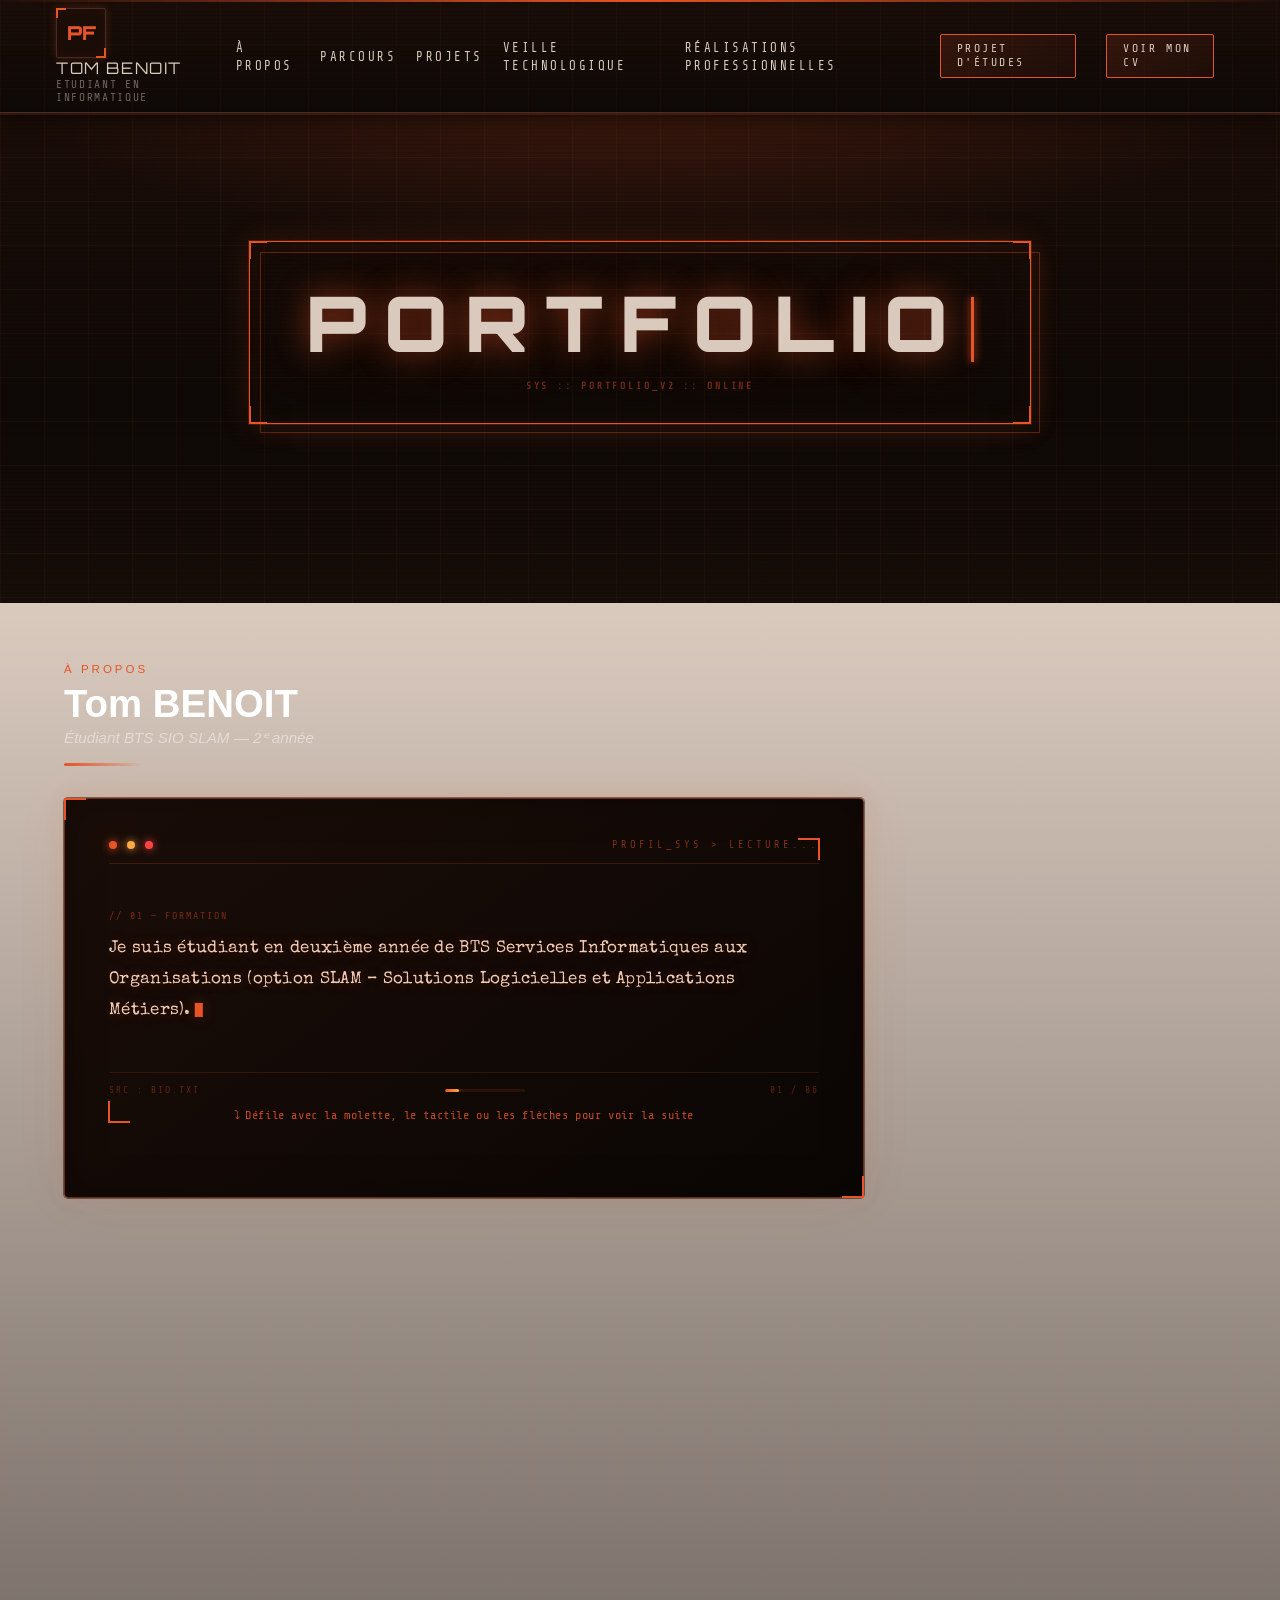
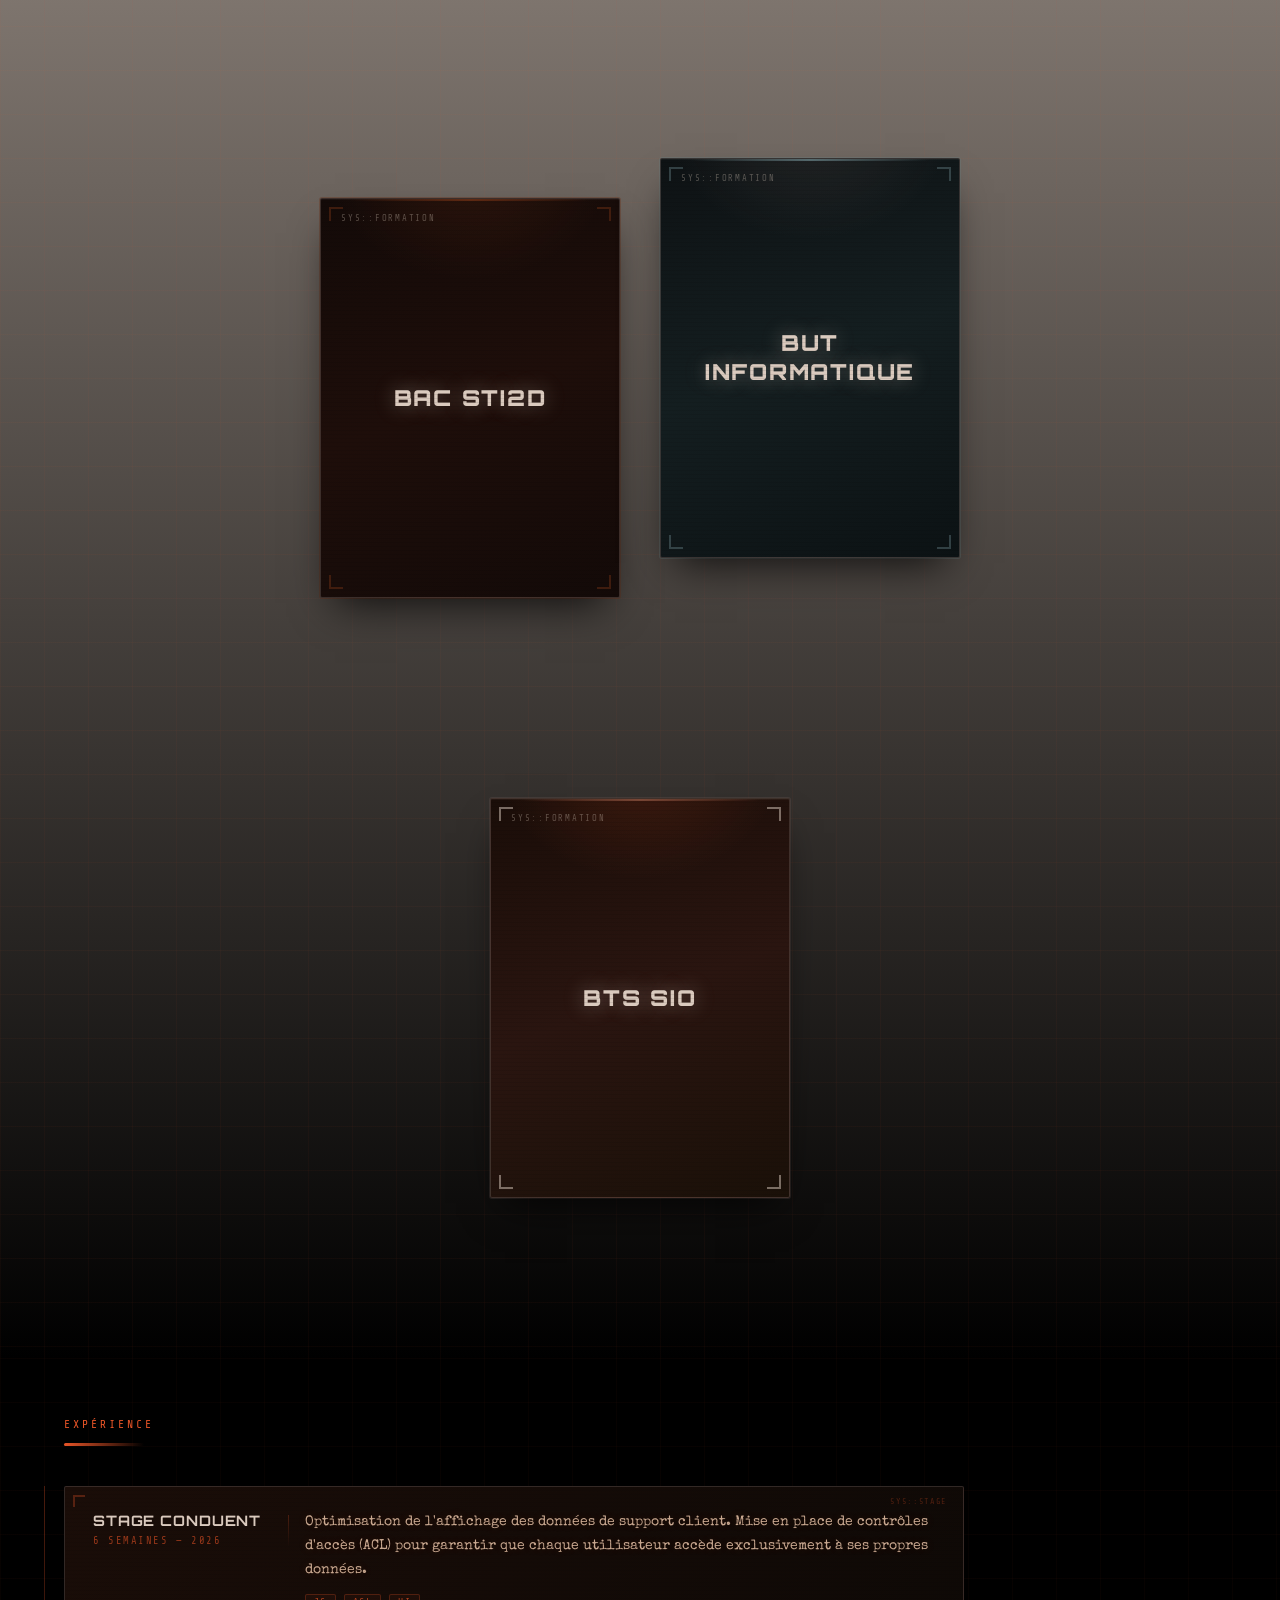
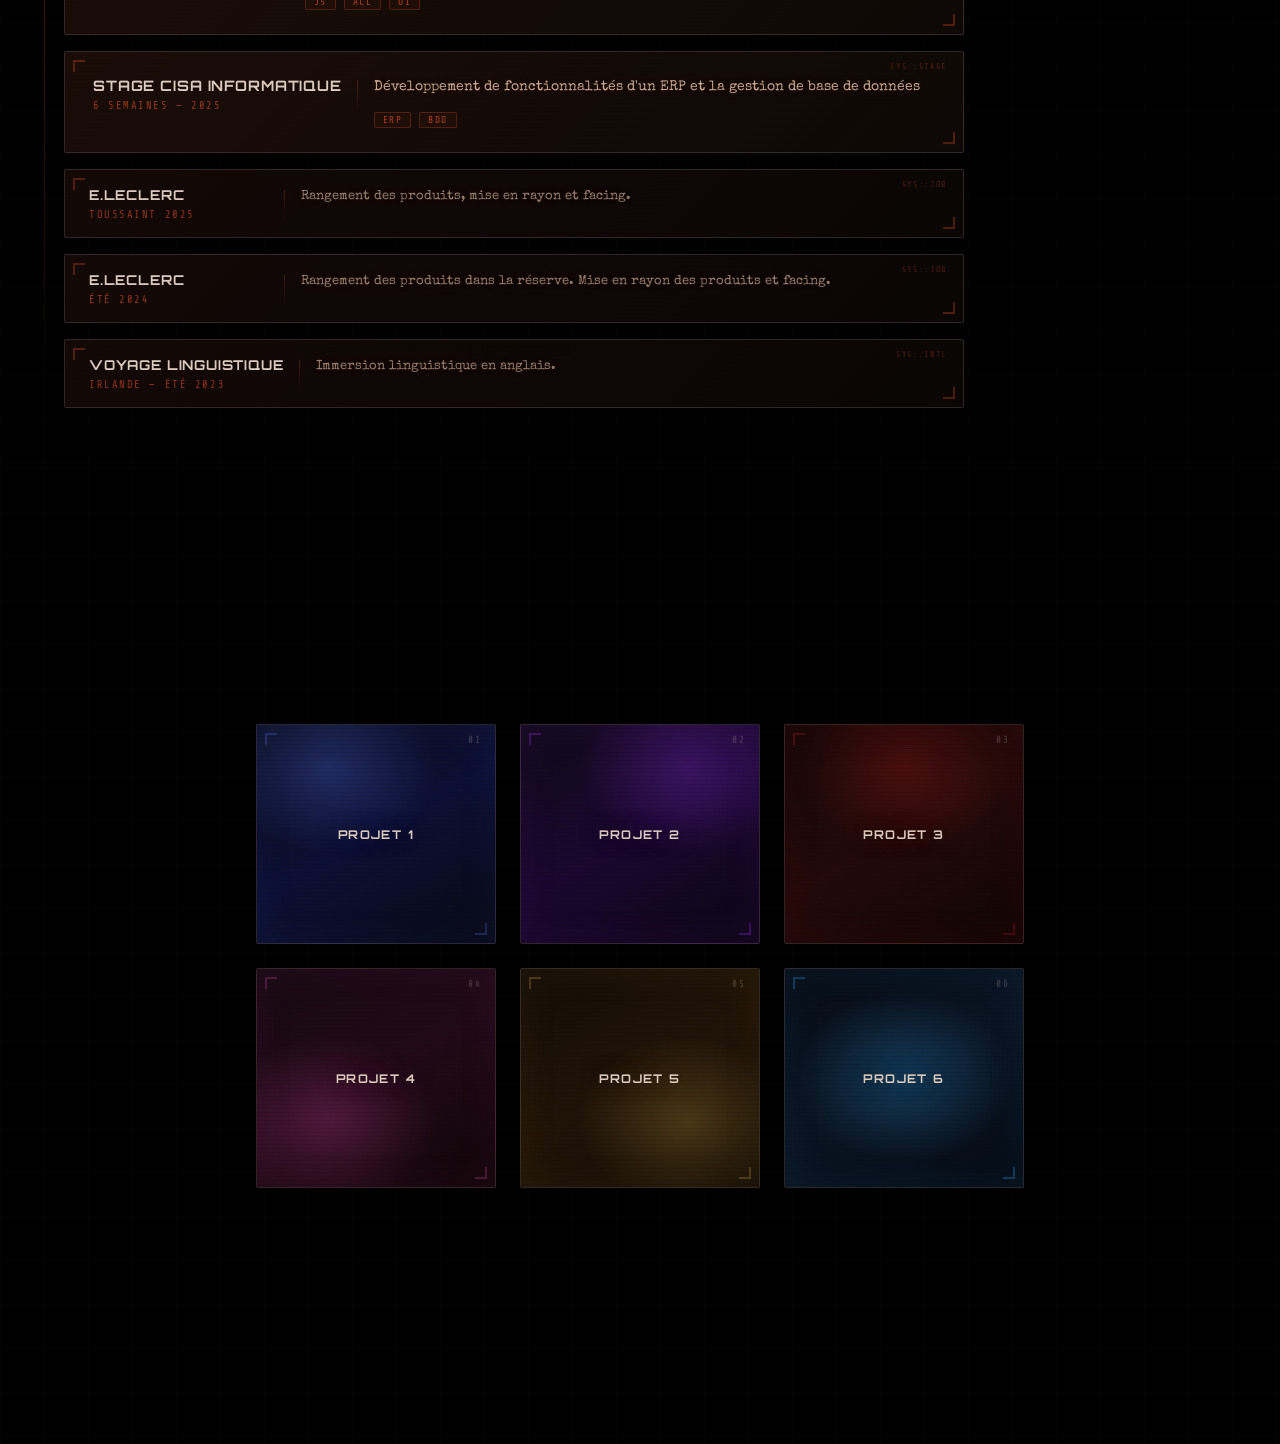
<file: index.html>
<!doctype html>
<html lang="fr">
<head>
<meta charset="utf-8">
<meta name="viewport" content="width=device-width,initial-scale=1">
<link rel="stylesheet" href="style.css">
<title>Portfolio</title>
<style>
  /* Smooth scroll global */
  html { scroll-behavior: smooth; }

  /* Offset pour compenser le header sticky */
  [id] { scroll-margin-top: 80px; }
</style>
</head>
<body>

<!-- Nav Overlay mobile -->
<div class="nav-overlay" id="navOverlay" aria-hidden="true">
  <div class="nav-overlay__grid"></div>
  <span class="nav-overlay__tag">NAV_SYS :: ONLINE</span>
  <button class="nav-overlay__close" id="navClose">✕</button>
  <ul class="nav-overlay__list">
    <li class="nav-overlay__item"><a class="nav-overlay__link" data-index="01" href="#apropos">À propos</a></li>
    <li class="nav-overlay__item"><a class="nav-overlay__link" data-index="02" href="#parcours">Parcours</a></li>
    <li class="nav-overlay__item"><a class="nav-overlay__link" data-index="03" href="#projets">Projets</a></li>
    <li class="nav-overlay__item"><a class="nav-overlay__link" data-index="04"href="veilleTech.html">Veille techno</a></li>
    <li class="nav-overlay__item"><a class="nav-overlay__link" data-index="05" href="realisations.html">Réalisations pro</a></li>
    <li class="nav-overlay__item"><a class="nav-overlay__link" data-index="06" href="#contact">Contact</a></li>
    <li class="nav-overlay__item"><a class="nav-overlay__link" data-index="07" href="img/ProjetEtudes.pdf" class="cta">Projet d'études</a></li>
    <li class="nav-overlay__item"><a class="nav-overlay__link" data-index="08" href="img/CVTB2026E.pdf" class="cta">Voir mon CV</a></li>

  </ul>
  <div class="nav-overlay__footer"><em>■</em> SYSTÈME ACTIF</div>
  <div class="nav-overlay__bottom-line"></div>
</div>

<!-- Header -->
<header class="site-header" role="banner">
  <div class="container">
    <div class="presentation">
      <a href="#" class="brand" aria-label="Accueil - Portfolio">
        <div class="logo" aria-hidden="true">PF</div>
      </a>
      <div class="title">
        <div id="site-title">Tom BENOIT</div>
        <div id="site-sub">Etudiant en Informatique</div>
      </div>
    </div>

    <button class="menu-toggle" id="menuToggle" aria-controls="mainNav" aria-expanded="false" aria-label="Ouvrir le menu">
      <svg width="24" height="24" viewBox="0 0 24 24" fill="none" aria-hidden="true">
        <path d="M4 7h16M4 12h16M4 17h16" stroke="currentColor" stroke-width="1.6" stroke-linecap="round" stroke-linejoin="round"/>
      </svg>
    </button>

    <nav id="mainNav" role="navigation" aria-label="Navigation principale" data-open="false">
      <ul>
        <li><a href="#apropos">À propos</a></li>
        <li><a href="#parcours">Parcours</a></li>
        <li><a href="#projets">Projets</a></li>
        <li><a href="veilleTech.html">Veille technologique</a></li>
        <li><a href="realisations.html">Réalisations professionnelles</a></li>
        <li><a href="img/ProjetEtudes.pdf" class="cta">Projet d'études</a></li>
        <li><a href="img/CVTB2026E.pdf" class="cta">Voir mon CV</a></li>
      </ul>
    </nav>
  </div>
</header>

<!-- Hero / Portfolio -->
<section>
  <div class="Menu">
    <div id="Pfolio">
      <p id="Portfolio">
        PORTFOLIO<span class="hero-cursor"></span>
        <span class="hero-tag">SYS :: PORTFOLIO_V2 :: ONLINE</span>
      </p>
    </div>
  </div>
</section>

<!-- Suite -->
<div class="Suite">

  <!-- À propos -->
  <section id="apropos">
    <div class="Apropo">

      <div class="about-text-col">
        <div class="about-label">À propos</div>
        <div class="about-name">Tom BENOIT</div>
        <div class="about-role">Étudiant BTS SIO SLAM — 2ᵉ année</div>
        <div class="about-divider"></div>
      </div>

      <div class="me">
       

        <!-- Carte texte défilant -->
        <div class="card" id="stage">
          <div class="card-inner">

            <div class="card-header">
              <span class="dot"></span>
              <span class="dot"></span>
              <span class="dot"></span>
              <span class="card-title">PROFIL_SYS &gt; LECTURE...</span>
            </div>

            <div class="text-viewport">

            <!--<div class="text-item active" data-index="0">
                  <span class="index-tag">// 01 — FUTUR</span>

                <p>Futur étudiant en Licence Pro DevOps, je suis à la recherche d'une alternance pour l'année 2026-2027. Pour plus de détails sur mon parcours et mes objectifs, je vous invite à consulter la rubrique <strong>"Mon projet d'alternance"</strong>.</p>
              </div>
            --> 
              <div class="text-item" data-index="1">
                <span class="index-tag">// 01 — FORMATION</span>
                <p>Je suis étudiant en deuxième année de BTS Services Informatiques aux Organisations (option SLAM – Solutions Logicielles et Applications Métiers).</p>
              </div>

              <div class="text-item" data-index="2">
                <span class="index-tag">// 02 — PASSION</span>
                <p>Passionné par le développement et les nouvelles technologies, j'aime concevoir, coder et améliorer des applications capables de répondre à des besoins concrets.</p>
              </div>

              <div class="text-item" data-index="3">
                <span class="index-tag">// 03 — MÉTHODE</span>
                <p>Curieux et rigoureux, je m'intéresse à toutes les étapes du cycle de vie d'un projet : de l'analyse du besoin à la mise en production, en passant par la conception, le développement et les tests.</p>
              </div>

              <div class="text-item" data-index="4">
                <span class="index-tag">// 04 — OBJECTIF</span>
                <p>Mon objectif est de devenir un développeur polyvalent, capable de créer des solutions performantes, ergonomiques et sécurisées. J'aime apprendre de nouvelles technologies, expérimenter différents langages et travailler en équipe sur des projets stimulants.</p>
              </div>

              <div class="text-item" data-index="5">
                <span class="index-tag">// 05 — COMPÉTENCES</span>
                <p>Grâce à ma formation en BTS SIO SLAM, je renforce chaque jour mes compétences en programmation (HTML, CSS, JavaScript, PHP, Python, SQL…), en gestion de bases de données et en méthodologie de projet.</p>
              </div>

              <div class="text-item" data-index="6">
                <span class="index-tag">// 06 — RÉSUMÉ</span>
                <p>En résumé, je suis motivé, impliqué et passionné par l'univers du développement logiciel.</p>
              </div>

            </div>

            <div class="card-footer">
              <span>SRC : BIO.TXT</span>
              <div class="progress-bar">
                <div class="progress-fill" id="progressFill" style="width:16%"></div>
              </div>
              <span id="counter">01 / 06</span>
            </div>
            <div class="scroll-hint" aria-live="polite">Défile avec la molette, le tactile ou les flèches pour voir la suite</div>

          </div>
        </div>
        <!-- fin carte -->

      </div>
    </div>
  </section>

  <!-- Parcours -->
  <section id="parcours">
    <div class="Parcours">

      <div class="etudes" id="BAC">
        <span class="corner-tl"></span>
        <span class="corner-tr"></span>
        <span class="corner-bl"></span>
        <span class="corner-br"></span>
        <span class="card-tag">SYS::FORMATION</span>
        <p class="titreE">BAC STI2D</p>
        <div class="description">
          <h2>2020 - 2023</h2>
          <p>BAC STI2D option SIN</p>
          <p>Langages vus : Python,HTML,CSS</p>
        </div>
      </div>

      <div class="etudes" id="BUT">
        <span class="corner-tl"></span>
        <span class="corner-tr"></span>
        <span class="corner-bl"></span>
        <span class="corner-br"></span>
        <span class="card-tag">SYS::FORMATION</span>
        <p class="titreE">BUT Informatique</p>
        <div class="description">
          <h2>2023 - 2024</h2>
          <p>1 an de formation basée sur l'apprentissage du développement informatique.</p>
          <p>Langages vus : Java,SQL,HTML,CSS, C++</p>
        </div>
      </div>

      <div class="etudes" id="BTS">
        <span class="corner-tl"></span>
        <span class="corner-tr"></span>
        <span class="corner-bl"></span>
        <span class="corner-br"></span>
        <span class="card-tag">SYS::FORMATION</span>
        <p class="titreE">BTS SIO</p>
        <div class="description">
          <h2>2024 - 2026</h2>
          <p>2 ans de formation basée sur l'apprentissage du développement informatique</p>
          <p>Langages vus : C#, PHP, SQL, JS, HTML/CSS</p>
        </div>
      </div>

    </div>
  </section>

</div>

<!-- Expérience -->
<section id="experience">
  <div class="Experience-section">

    <div class="exp-header">
      <div class="exp-label">Expérience</div>
      <div class="exp-divider"></div>
    </div>

    <div class="exp-list">

      <!-- Stage Conduent -->
      <a href="conduent.html" class="exp-item-link" aria-label="En savoir plus sur le stage Conduent">
        <div class="exp-item">
          <span class="exp-corner exp-corner-tl"></span>
          <span class="exp-corner exp-corner-br"></span>
          <span class="exp-tag">SYS::STAGE</span>
          <div class="exp-left">
            <div class="exp-title">Stage Conduent</div>
            <div class="exp-date">6 semaines — 2026</div>
          </div>
          <div class="exp-right">
            <p>Optimisation de l'affichage des données de support client. Mise en place de contrôles d'accès (ACL) pour garantir que chaque utilisateur accède exclusivement à ses propres données.</p>
            <div class="exp-stack">
              <span>JS</span><span>ACL</span><span>UI</span>
            </div>
          </div>
        </div>
      </a>

      <!-- Stage CISA -->
      <a href="cisa.html" class="exp-item-link" aria-label="En savoir plus sur le stage CISA Informatique">
        <div class="exp-item">
          <span class="exp-corner exp-corner-tl"></span>
          <span class="exp-corner exp-corner-br"></span>
          <span class="exp-tag">SYS::STAGE</span>
          <div class="exp-left">
            <div class="exp-title">Stage CISA Informatique</div>
            <div class="exp-date">6 semaines — 2025</div>
          </div>
          <div class="exp-right">
            <p>Développement de fonctionnalités d'un ERP et la gestion de base de données </p>
            <div class="exp-stack">
              <span>ERP</span><span>BDD</span>
            </div>
          </div>
        </div>
      </a>

      <!-- E.Leclerc Toussaint -->
      <div class="exp-item exp-item--minor">
        <span class="exp-corner exp-corner-tl"></span>
        <span class="exp-corner exp-corner-br"></span>
        <span class="exp-tag">SYS::JOB</span>
        <div class="exp-left">
          <div class="exp-title">E.Leclerc</div>
          <div class="exp-date">Toussaint 2025</div>
        </div>
        <div class="exp-right">
          <p>Rangement des produits, mise en rayon et facing.</p>
        </div>
      </div>

      <!-- E.Leclerc Eté -->
      <div class="exp-item exp-item--minor">
        <span class="exp-corner exp-corner-tl"></span>
        <span class="exp-corner exp-corner-br"></span>
        <span class="exp-tag">SYS::JOB</span>
        <div class="exp-left">
          <div class="exp-title">E.Leclerc</div>
          <div class="exp-date">Été 2024</div>
        </div>
        <div class="exp-right">
          <p>Rangement des produits dans la réserve. Mise en rayon des produits et facing.</p>
        </div>
      </div>

      <!-- Voyage linguistique -->
      <div class="exp-item exp-item--minor">
        <span class="exp-corner exp-corner-tl"></span>
        <span class="exp-corner exp-corner-br"></span>
        <span class="exp-tag">SYS::INTL</span>
        <div class="exp-left">
          <div class="exp-title">Voyage linguistique</div>
          <div class="exp-date">Irlande — Été 2023</div>
        </div>
        <div class="exp-right">
          <p>Immersion linguistique en anglais.</p>
        </div>
      </div>

    </div>
  </div>
</section>

<!-- Projets -->
<section id="projets">
  <div class="Projets">
    <ul>
<li>
  <a href="https://time-zup.vercel.app/" class="project-link">
    <span class="pcorner pcorner-tl"></span>
    <span class="pcorner pcorner-br"></span>
    <span class="proj-index">01</span>
    <span class="proj-label">Projet 1</span>
  </a>
</li>
      <li>
        <a href="https://qcm-two.vercel.app/" class="project-link">
          <span class="pcorner pcorner-tl"></span>
          <span class="pcorner pcorner-br"></span>
          <span class="proj-index">02</span>
          <span class="proj-label">Projet 2</span>
        </a>
      </li>
      <li>
        <a href="projetCineSpote.html" class="project-link">
        <span class="pcorner pcorner-tl"></span>
        <span class="pcorner pcorner-br"></span>
        <span class="proj-index">03</span>
        <span class="proj-label">Projet 3</span>
        </a>
      </li>
      <li>
        <a href="projetResto.html" class="project-link">
          <span class="pcorner pcorner-tl"></span>
          <span class="pcorner pcorner-br"></span>
          <span class="proj-index">04</span>
          <span class="proj-label">Projet 4</span>
        </a>
      </li>
      <li>
        <span class="pcorner pcorner-tl"></span>
        <span class="pcorner pcorner-br"></span>
        <span class="proj-index">05</span>
        <span class="proj-label">Projet 5</span>
      </li>
      <li>
        <span class="pcorner pcorner-tl"></span>
        <span class="pcorner pcorner-br"></span>
        <span class="proj-index">06</span>
        <span class="proj-label">Projet 6</span>
      </li>
    </ul>
  </div>
</section>

<!-- Expérience -->
<section id="contact">
  <div class="Experience"></div>
</section>

<script src="script.js"></script>
</body>
</html>
</file>
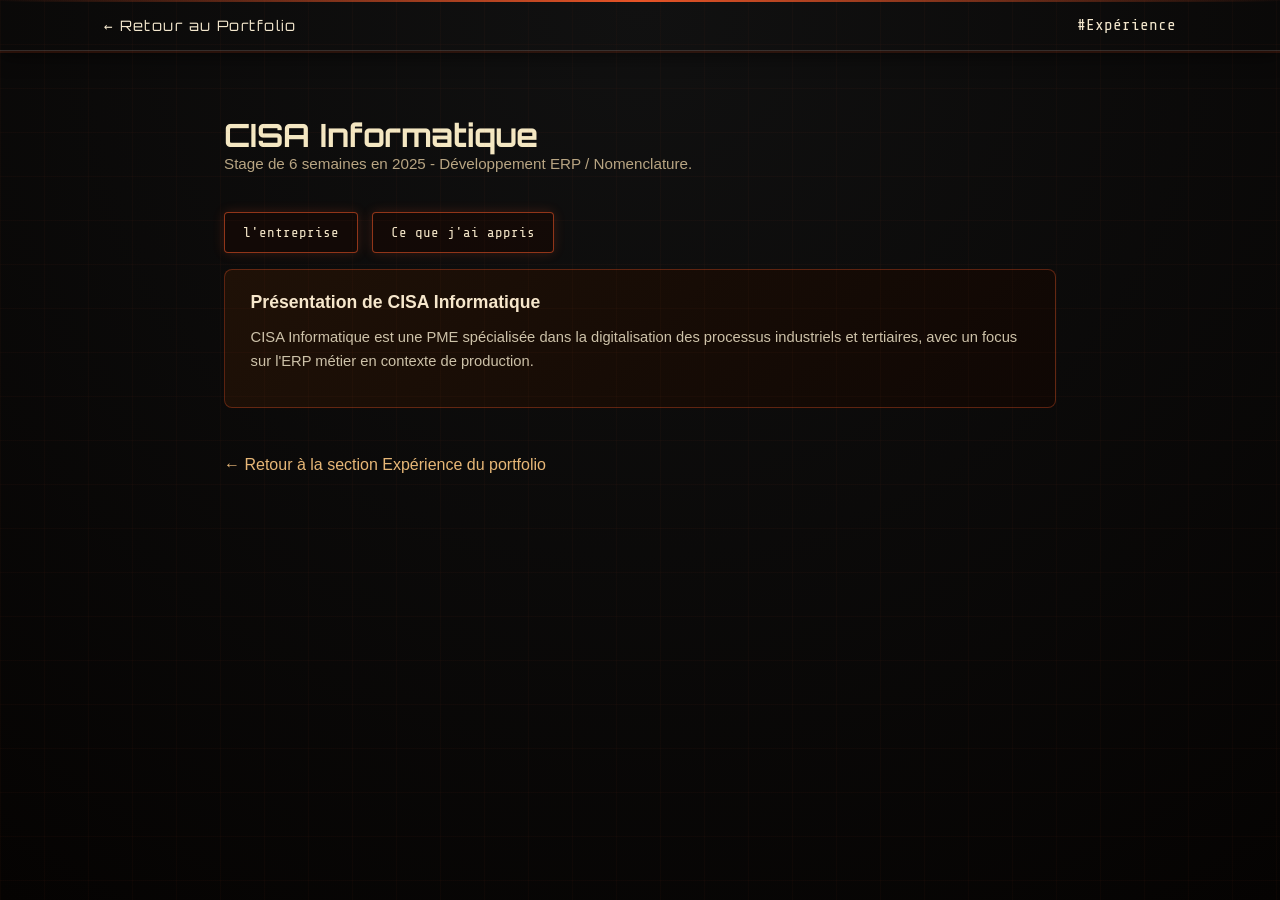
<file: cisa.html>
<!doctype html>
<html lang="fr">
<head>
  <meta charset="utf-8" />
  <meta name="viewport" content="width=device-width,initial-scale=1" />
  <title>CISA Informatique - Stage</title>
  <link rel="stylesheet" href="style.css" />
  <style>
    body { background: radial-gradient(circle at top, #111 0%, #050302 100%); color: #cdc2a9; }
    .cisa-page { max-width: 960px; margin: 0 auto; padding: 4rem 5% 6rem; }
    .cisa-header { margin-bottom: 2.5rem; }
    .cisa-header h1 { font-family: 'Orbitron', monospace; font-size: 2rem; margin: 0; color: #f4e7c2; }
    .cisa-header p { font-size: 0.95rem; color: #b8a583; }
    .cisa-card { padding: 1.4rem 1.6rem; border: 1px solid rgba(231,84,39,.35); background: linear-gradient(135deg,#1f1107 0,#0f0704 100%); border-radius: 8px; margin-bottom: 1.5rem; }
    .cisa-card h2 { margin-top:0; font-size: 1.1rem; color: #f7e7cc; }
    .cisa-card p { font-size: 0.92rem; line-height:1.65; margin: .7rem 0; }
    .toggle-btn { cursor:pointer; border:1px solid rgba(231,84,39,.6); background: rgba(20,10,6,.85); color: #f6e8ca; padding: 12px 18px; font-family:'Share Tech Mono', monospace; font-size: .88rem; border-radius: 4px; box-shadow:0 0 12px rgba(231,84,39,.2); }
    .toggle-btn:hover { border-color:#e75427; }
    .toggle-group { display:flex; gap:0.9rem; margin-bottom:1rem; flex-wrap:wrap; }
    .cisa-section { display: none; opacity: 0; transition: opacity .25s ease; }
    .cisa-section.active { display:block; opacity: 1; }
    a.back-btn { text-decoration:none; margin-top:1.5rem; display:inline-block; color:#e7b777; }
  </style>
</head>
<body>
<header class="site-header" role="banner" style="background:transparent; position:static;">
  <div class="container" style="display:flex; align-items:center; justify-content:space-between; padding:1rem 5%;">
    <a href="index.html" class="brand" aria-label="Retour au portfolio" style="color:#f4e8ce; font-family:'Orbitron', monospace; letter-spacing:.1em; font-size:.9rem;">← Retour au Portfolio</a>
    <a href="index.html#experience" class="brand" style="color:#f4e8ce; font-family:'Share Tech Mono', monospace;">#Expérience</a>
  </div>
</header>
<main class="cisa-page">
  <section class="cisa-header">
    <h1>CISA Informatique</h1>
    <p>Stage de 6 semaines en 2025 - Développement ERP / Nomenclature.</p>
  </section>

  <div class="toggle-group">
    <button class="toggle-btn" id="btnCompany" data-target="company">L'entreprise</button>
    <button class="toggle-btn" id="btnLearn" data-target="learn">Ce que j'ai appris</button>
  </div>

  <article class="cisa-section active" id="company">
    <div class="cisa-card">
      <h2>Présentation de CISA Informatique</h2>
      <p>CISA Informatique est une PME spécialisée dans la digitalisation des processus industriels et tertiaires, avec un focus sur l'ERP métier en contexte de production.</p>
    </div>
  </article>

  <article class="cisa-section" id="learn">
    <div class="cisa-card">
      <h2>Ce que j'ai appris</h2>
      <p>Pour consulter le résumé complet et les leçons de mon stage, utilisez le PDF protégé ci-dessous.</p>
      <p><strong>Lien PDF :</strong> <a href="img/Leçons de mon stageP.pdf" target="_blank" rel="noopener" style="color:#f4d097; text-decoration:underline;">Ouvrir le fichier PDF du stage</a></p>
  </article>

  <a href="index.html#experience" class="back-btn">← Retour à la section Expérience du portfolio</a>
</main>

<script>
  const sections = document.querySelectorAll('.cisa-section');
  const buttons = document.querySelectorAll('.toggle-btn');

  function setActive(target) {
    sections.forEach(sec => {
      sec.classList.toggle('active', sec.id === target);
    });
    buttons.forEach(btn => {
      btn.classList.toggle('active', btn.dataset.target === target);
      btn.textContent = btn.dataset.target === target ? (target === 'company' ? 'l\'entreprise' : 'ce que j\'ai appris') : (btn.dataset.target === 'company' ? 'l\'entreprise' : 'Ce que j\'ai appris');
    });
  }

  buttons.forEach(btn => btn.addEventListener('click', () => setActive(btn.dataset.target)));
  setActive('company');
</script>
</body>
</html>
</file>
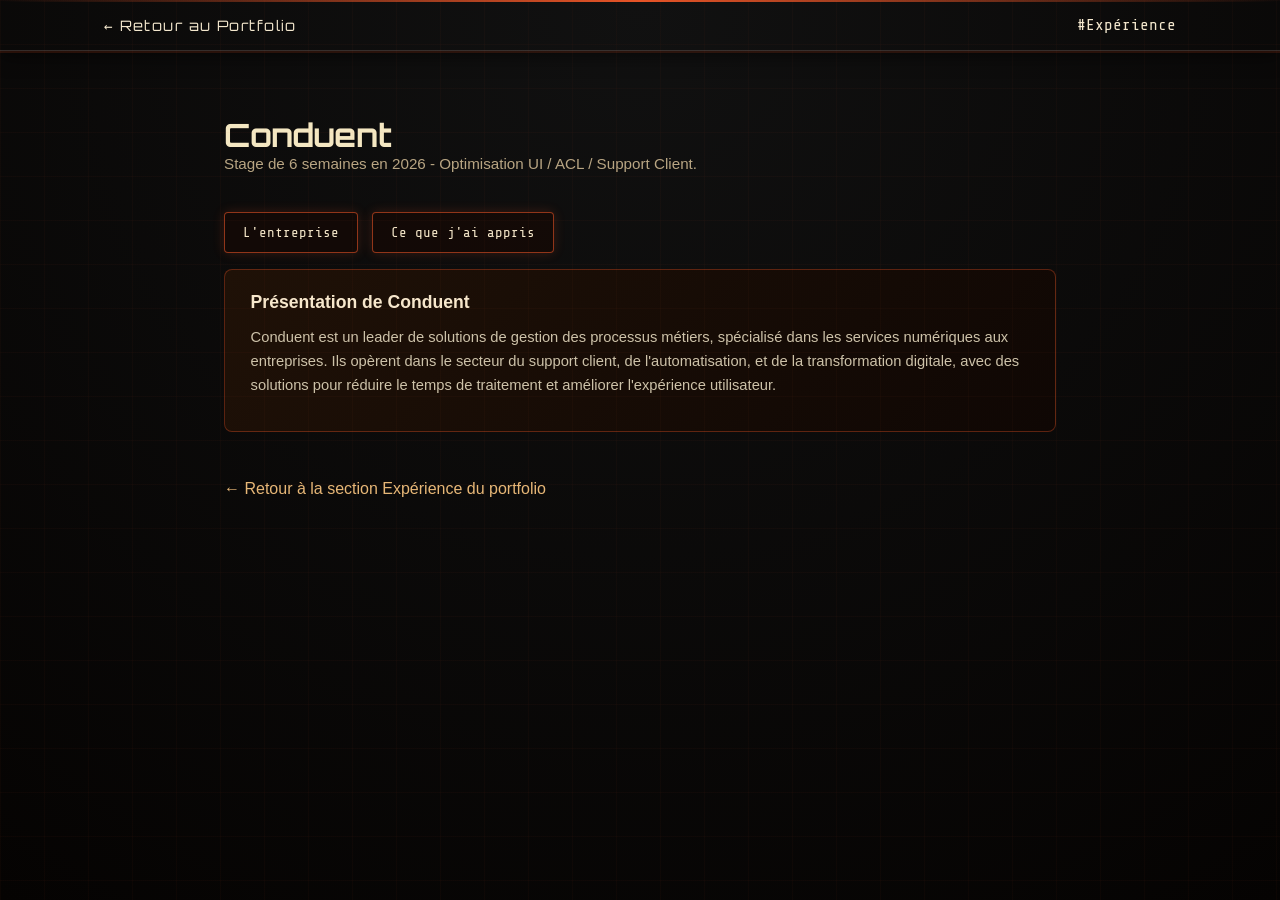
<file: conduent.html>
<!doctype html>
<html lang="fr">
<head>
  <meta charset="utf-8" />
  <meta name="viewport" content="width=device-width,initial-scale=1" />
  <title>Conduent - Stage</title>
  <link rel="stylesheet" href="style.css" />
  <style>
    body { background: radial-gradient(circle at top, #111 0%, #050302 100%); color: #cdc2a9; }
    .stage-page { max-width: 960px; margin: 0 auto; padding: 4rem 5% 6rem; }
    .stage-header { margin-bottom: 2.5rem; }
    .stage-header h1 { font-family: 'Orbitron', monospace; font-size: 2rem; margin: 0; color: #f4e7c2; }
    .stage-header p { font-size: 0.95rem; color: #b8a583; }
    .stage-card { padding: 1.4rem 1.6rem; border: 1px solid rgba(231,84,39,.35); background: linear-gradient(135deg,#1f1107 0,#0f0704 100%); border-radius: 8px; margin-bottom: 1.5rem; }
    .stage-card h2 { margin-top:0; font-size: 1.1rem; color: #f7e7cc; }
    .stage-card p { font-size: 0.92rem; line-height:1.65; margin: .7rem 0; }
    .toggle-btn { cursor:pointer; border:1px solid rgba(231,84,39,.6); background: rgba(20,10,6,.85); color: #f6e8ca; padding: 12px 18px; font-family:'Share Tech Mono', monospace; font-size: .88rem; border-radius: 4px; box-shadow:0 0 12px rgba(231,84,39,.2); }
    .toggle-btn:hover { border-color:#e75427; }
    .toggle-group { display:flex; gap:0.9rem; margin-bottom:1rem; flex-wrap:wrap; }
    .stage-section { display: none; opacity: 0; transition: opacity .25s ease; }
    .stage-section.active { display:block; opacity: 1; }
    a.back-btn { text-decoration:none; margin-top:1.5rem; display:inline-block; color:#e7b777; }
  </style>
</head>
<body>
<header class="site-header" role="banner" style="background:transparent; position:static;">
  <div class="container" style="display:flex; align-items:center; justify-content:space-between; padding:1rem 5%;">
    <a href="index.html" class="brand" aria-label="Retour au portfolio" style="color:#f4e8ce; font-family:'Orbitron', monospace; letter-spacing:.1em; font-size:.9rem;">← Retour au Portfolio</a>
    <a href="index.html#experience" class="brand" style="color:#f4e8ce; font-family:'Share Tech Mono', monospace;">#Expérience</a>
  </div>
</header>
<main class="stage-page">
  <section class="stage-header">
    <h1>Conduent</h1>
    <p>Stage de 6 semaines en 2026 - Optimisation UI / ACL / Support Client.</p>
  </section>

  <div class="toggle-group">
    <button class="toggle-btn" id="btnCompany" data-target="company">L'entreprise</button>
    <button class="toggle-btn" id="btnLearn" data-target="learn">Ce que j'ai appris</button>
  </div>

  <article class="stage-section active" id="company">
    <div class="stage-card">
      <h2>Présentation de Conduent</h2>
      <p>Conduent est un leader de solutions de gestion des processus métiers, spécialisé dans les services numériques aux entreprises. Ils opèrent dans le secteur du support client, de l'automatisation, et de la transformation digitale, avec des solutions pour réduire le temps de traitement et améliorer l'expérience utilisateur.</p>
   </div>
  </article>

  <article class="stage-section" id="learn">
    <div class="stage-card">
      <h2>Mon rapport de stage </h2>
    <p><strong>Lien PDF :</strong> <a href="img/Rapport.pdf" target="_blank" rel="noopener" style="color:#f4d097; text-decoration:underline;">Rapport stage Conduent</a></p>
   </div>
  </article>

  <a href="index.html#experience" class="back-btn">← Retour à la section Expérience du portfolio</a>
</main>

<script>
  const sections = document.querySelectorAll('.stage-section');
  const buttons = document.querySelectorAll('.toggle-btn');

  function setActive(target) {
    sections.forEach(sec => sec.classList.toggle('active', sec.id === target));
    buttons.forEach(btn => {
      btn.classList.toggle('active', btn.dataset.target === target);
      btn.textContent = btn.dataset.target === target ? (target === 'company' ? 'L\'entreprise' : 'Ce que j\'ai appris') : (btn.dataset.target === 'company' ? 'L\'entreprise' : 'Ce que j\'ai appris');
    });
  }

  buttons.forEach(btn => btn.addEventListener('click', () => setActive(btn.dataset.target)));
  setActive('company');
</script>
</body>
</html>
</file>
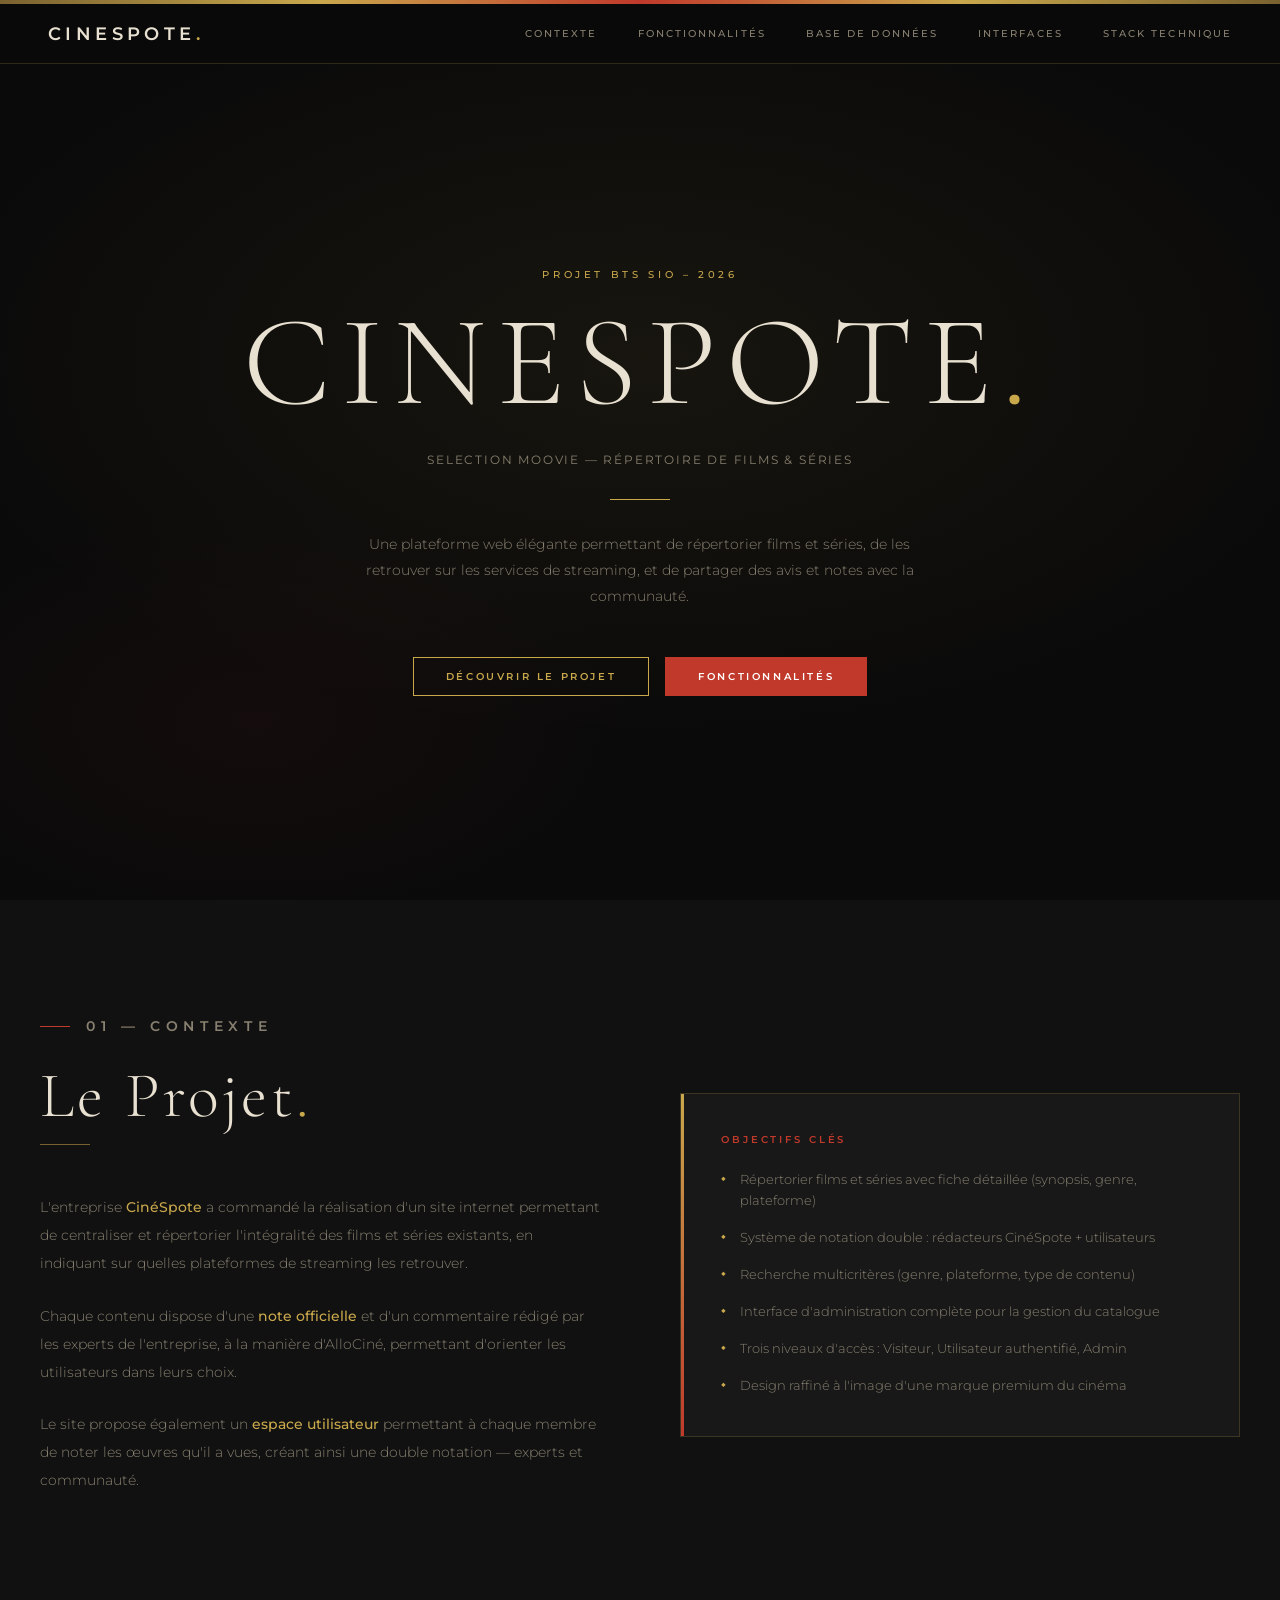
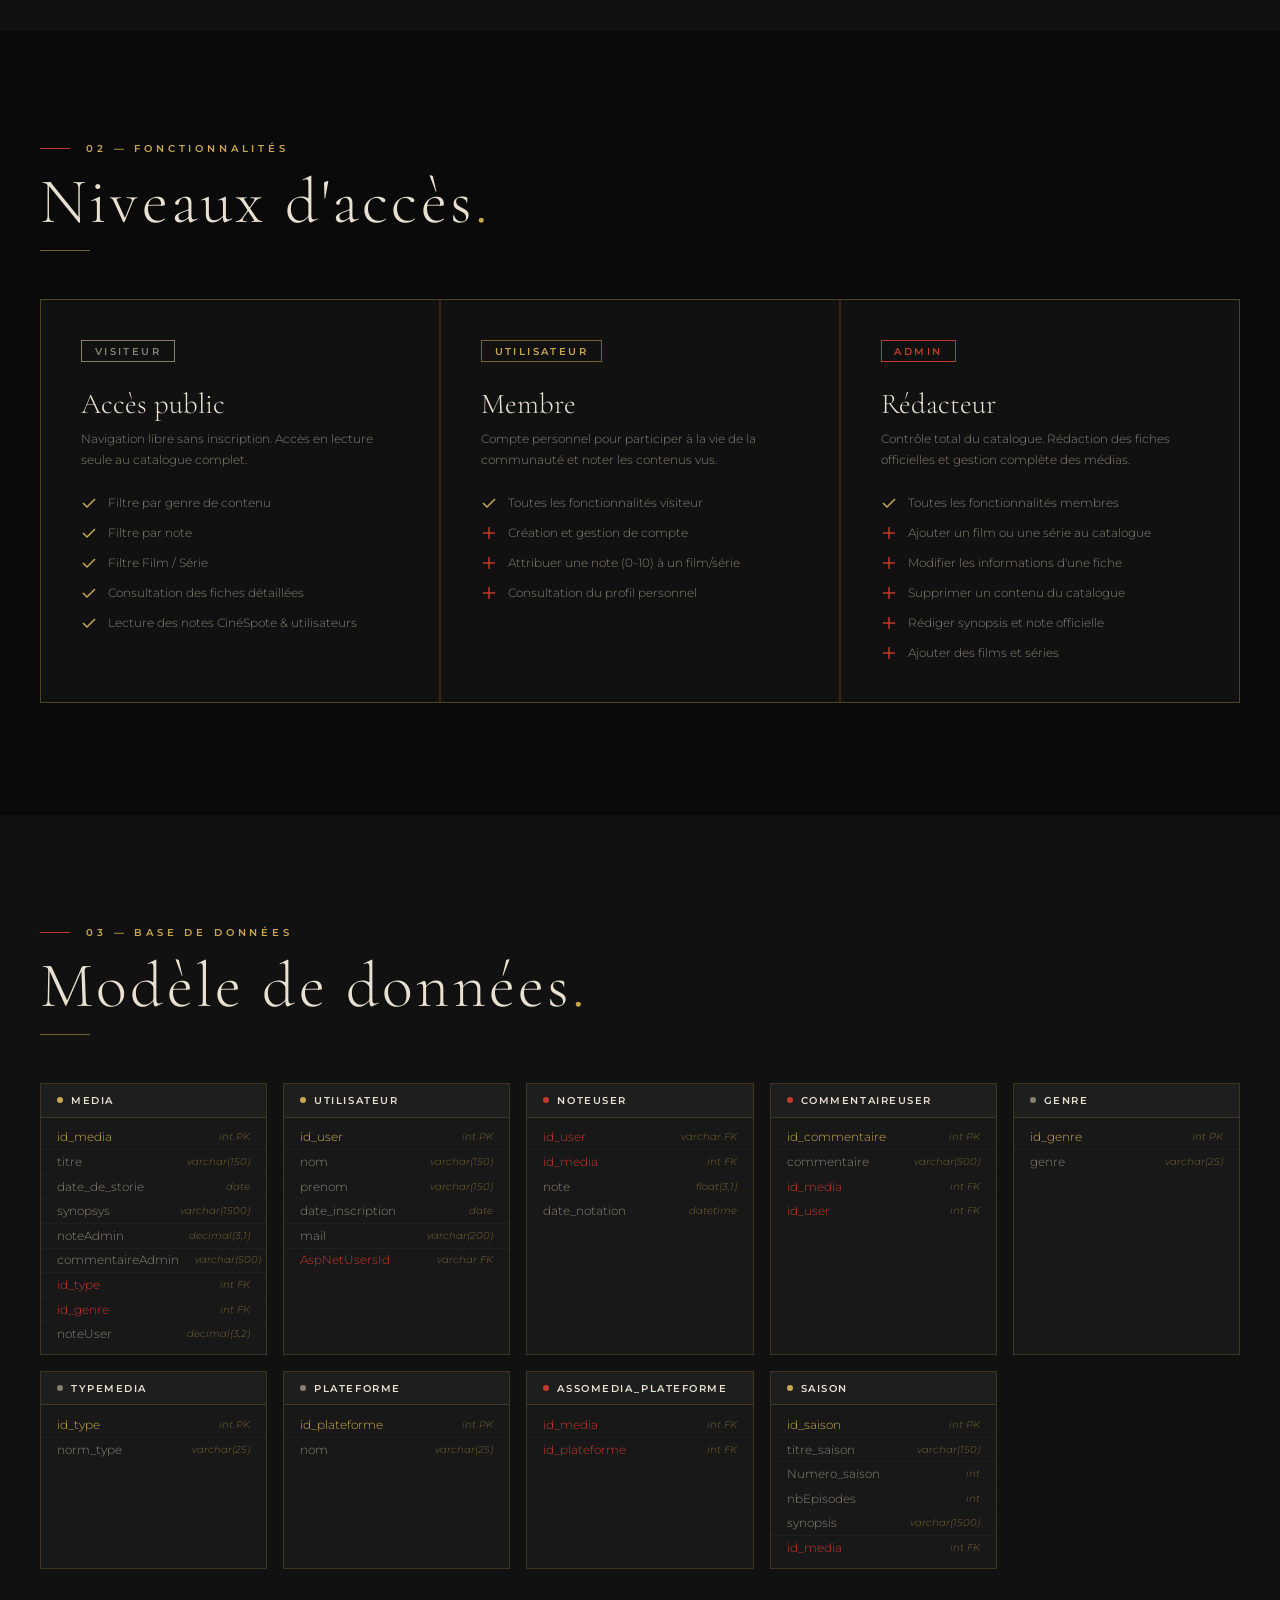
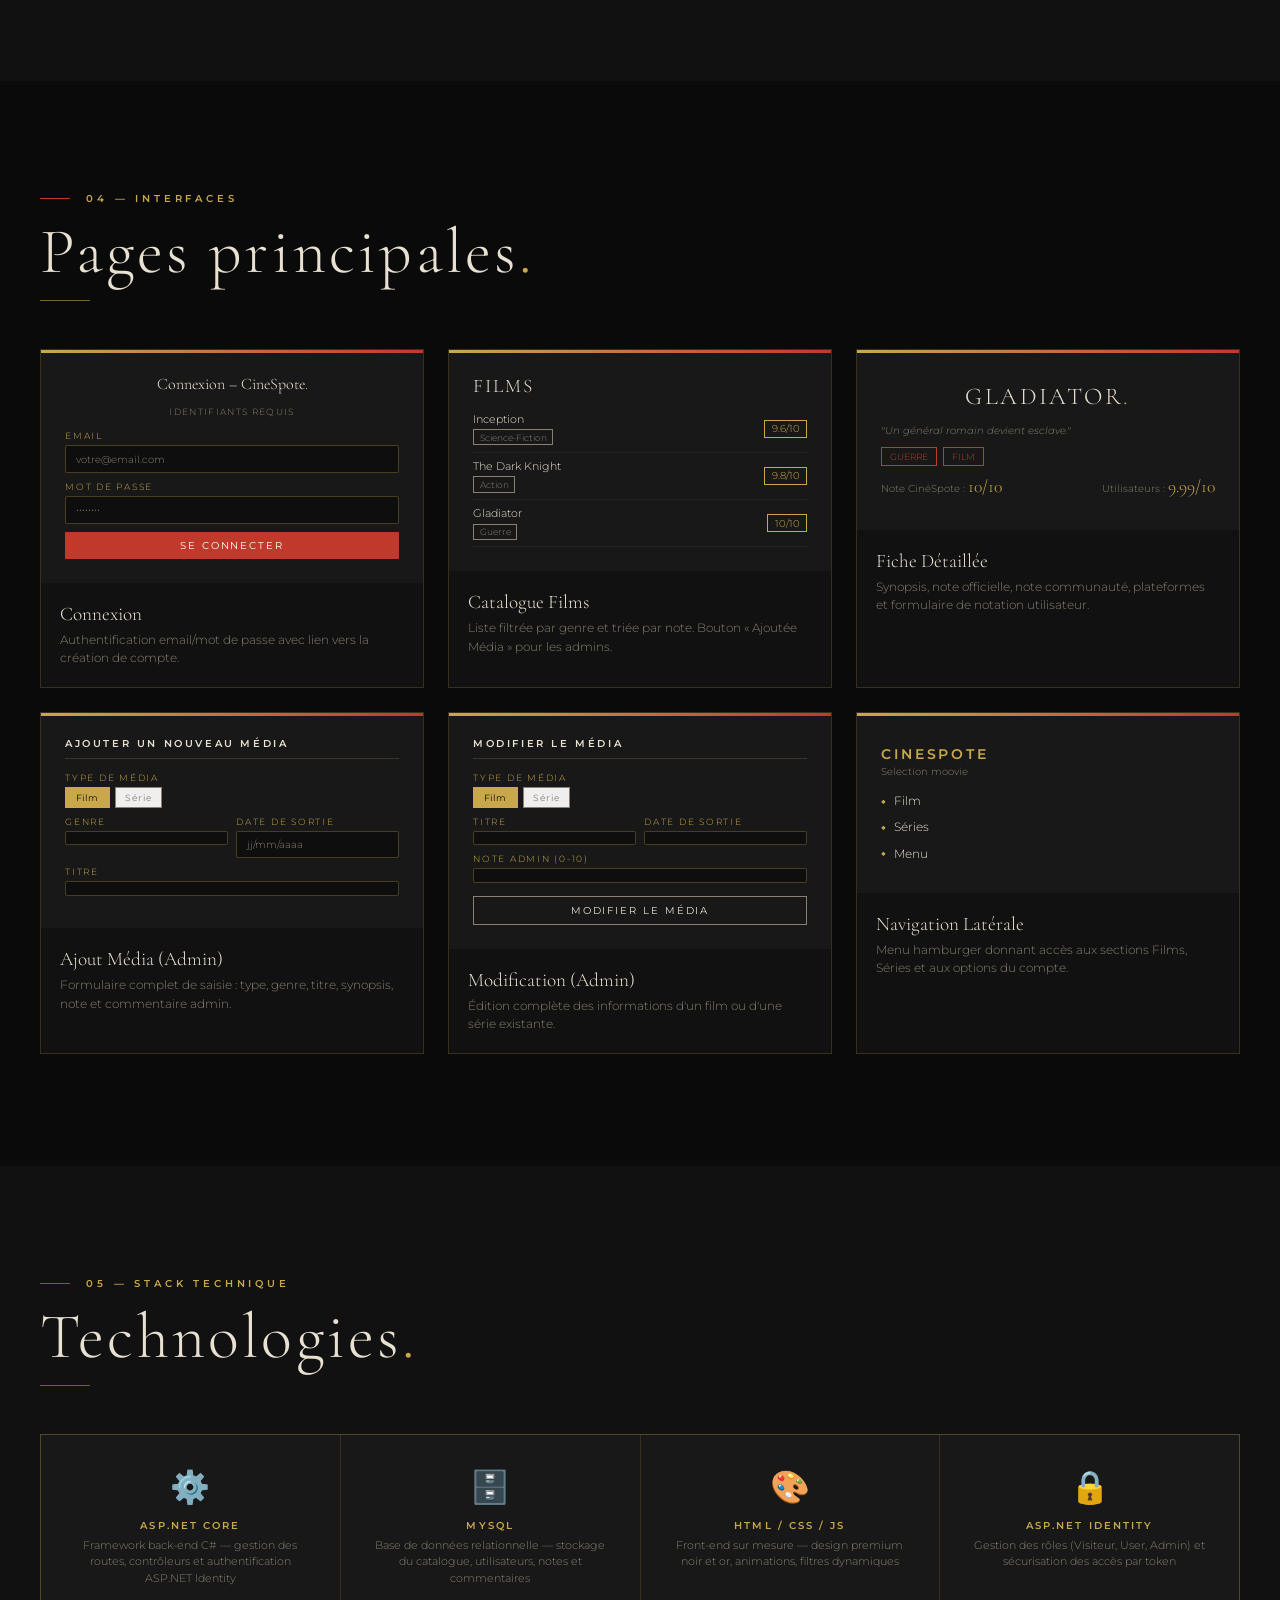
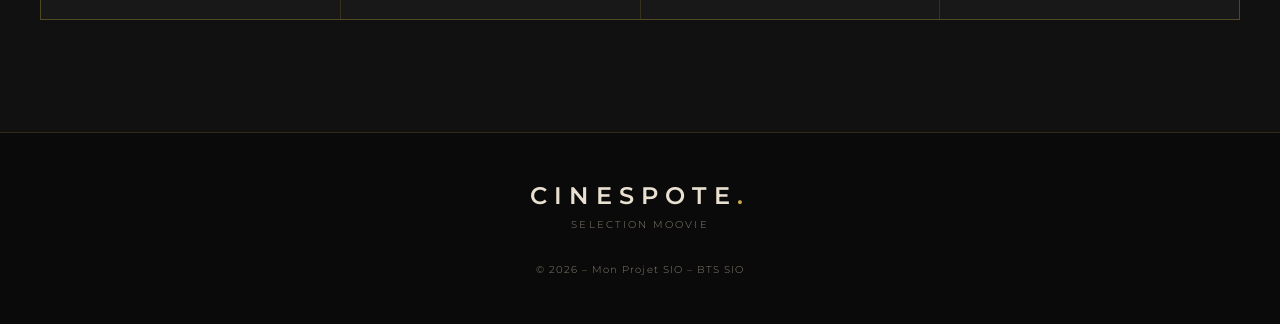
<file: projetCineSpote.html>
<!DOCTYPE html>
<html lang="fr">
<head>
<meta charset="UTF-8">
<meta name="viewport" content="width=device-width, initial-scale=1.0">
<title>CineSpote – Dossier Projet BTS</title>
<link href="https://fonts.googleapis.com/css2?family=Cormorant+Garamond:ital,wght@0,300;0,400;0,600;1,300;1,400&family=Montserrat:wght@300;400;500;600;700&display=swap" rel="stylesheet">
<style>
  :root {
    --gold: #c9a84c;
    --gold-light: #e8c97a;
    --gold-dim: #7a6230;
    --red: #c0392b;
    --red-dark: #922b21;
    --bg: #0a0a0a;
    --bg2: #111111;
    --bg3: #181818;
    --bg4: #1e1e1e;
    --text: #e8e0d0;
    --text-dim: #888070;
    --border: rgba(201,168,76,0.2);
  }

  *, *::before, *::after { box-sizing: border-box; margin: 0; padding: 0; }

  html { scroll-behavior: smooth; }

  body {
    background: var(--bg);
    color: var(--text);
    font-family: 'Montserrat', sans-serif;
    font-weight: 300;
    overflow-x: hidden;
  }

  /* ── TOPBAR ── */
  .topbar {
    height: 4px;
    background: linear-gradient(90deg, var(--gold-dim), var(--gold), var(--red), var(--gold), var(--gold-dim));
    position: fixed; top: 0; left: 0; right: 0; z-index: 100;
  }

  nav {
    position: fixed; top: 4px; left: 0; right: 0; z-index: 99;
    display: flex; align-items: center; justify-content: space-between;
    padding: 0 3rem; height: 60px;
    background: rgba(10,10,10,0.95);
    border-bottom: 1px solid var(--border);
    backdrop-filter: blur(10px);
  }

  .nav-logo {
    font-family: 'Montserrat', sans-serif;
    font-weight: 600; font-size: 1.1rem;
    letter-spacing: 0.25em;
    color: var(--text);
  }
  .nav-logo span { color: var(--gold); }

  .nav-links { display: flex; gap: 2.5rem; }
  .nav-links a {
    font-size: 0.65rem; font-weight: 500;
    letter-spacing: 0.2em; text-transform: uppercase;
    color: var(--text-dim); text-decoration: none;
    transition: color 0.3s;
  }
  .nav-links a:hover { color: var(--gold); }

  /* ── HERO ── */
  .hero {
    min-height: 100vh;
    display: flex; align-items: center; justify-content: center;
    text-align: center;
    padding: 8rem 2rem 4rem;
    position: relative;
    overflow: hidden;
  }

  .hero::before {
    content: '';
    position: absolute; inset: 0;
    background:
      radial-gradient(ellipse 80% 60% at 50% 40%, rgba(201,168,76,0.07) 0%, transparent 70%),
      radial-gradient(ellipse 50% 40% at 20% 80%, rgba(192,57,43,0.05) 0%, transparent 60%);
  }

  .hero-sub {
    font-size: 0.65rem; font-weight: 500; letter-spacing: 0.35em;
    text-transform: uppercase; color: var(--gold);
    margin-bottom: 1.5rem;
    animation: fadeUp 0.8s ease both;
  }

  .hero-title {
    font-family: 'Cormorant Garamond', serif;
    font-size: clamp(4rem, 10vw, 9rem);
    font-weight: 300; line-height: 0.9;
    letter-spacing: 0.08em;
    color: var(--text);
    animation: fadeUp 0.8s 0.15s ease both;
  }
  .hero-title .dot { color: var(--gold); }

  .hero-tagline {
    margin-top: 2rem;
    font-size: 0.75rem; font-weight: 400;
    letter-spacing: 0.15em; text-transform: uppercase;
    color: var(--text-dim);
    animation: fadeUp 0.8s 0.3s ease both;
  }

  .hero-divider {
    width: 60px; height: 1px;
    background: var(--gold);
    margin: 2rem auto;
    animation: expandW 1s 0.5s ease both;
  }

  .hero-desc {
    max-width: 600px; margin: 0 auto;
    font-size: 0.85rem; line-height: 1.9;
    color: var(--text-dim);
    animation: fadeUp 0.8s 0.45s ease both;
  }

  .hero-cta {
    margin-top: 3rem;
    display: flex; gap: 1rem; justify-content: center;
    animation: fadeUp 0.8s 0.6s ease both;
  }

  .btn-gold {
    padding: 0.75rem 2rem;
    border: 1px solid var(--gold);
    background: transparent;
    color: var(--gold);
    font-family: 'Montserrat', sans-serif;
    font-size: 0.65rem; font-weight: 600;
    letter-spacing: 0.25em; text-transform: uppercase;
    cursor: pointer; text-decoration: none;
    transition: all 0.3s;
  }
  .btn-gold:hover { background: var(--gold); color: var(--bg); }

  .btn-red {
    padding: 0.75rem 2rem;
    border: 1px solid var(--red);
    background: var(--red);
    color: #fff;
    font-family: 'Montserrat', sans-serif;
    font-size: 0.65rem; font-weight: 600;
    letter-spacing: 0.25em; text-transform: uppercase;
    cursor: pointer; text-decoration: none;
    transition: all 0.3s;
  }
  .btn-red:hover { background: var(--red-dark); border-color: var(--red-dark); }

  /* ── SECTION BASE ── */
  section { padding: 7rem 2rem; }

  .section-label {
    font-size: 0.6rem; font-weight: 600;
    letter-spacing: 0.4em; text-transform: uppercase;
    color: var(--gold); margin-bottom: 1rem;
    display: flex; align-items: center; gap: 1rem;
  }
  .section-label::before {
    content: '';
    display: block; width: 30px; height: 1px;
    background: var(--red);
  }

  .section-title {
    font-family: 'Cormorant Garamond', serif;
    font-size: clamp(2.5rem, 5vw, 4.5rem);
    font-weight: 300; letter-spacing: 0.05em;
    line-height: 1;
    color: var(--text);
    margin-bottom: 1rem;
  }
  .section-title .dot { color: var(--gold); }

  .section-line {
    width: 50px; height: 1px;
    background: var(--gold-dim);
    margin-bottom: 3rem;
  }

  /* ── CONTEXT ── */
  .context { background: var(--bg2); }

  .context-grid {
    max-width: 1200px; margin: 0 auto;
    display: grid; grid-template-columns: 1fr 1fr;
    gap: 5rem; align-items: center;
  }

  .context-text p {
    font-size: 0.88rem; line-height: 2;
    color: var(--text-dim); margin-bottom: 1.5rem;
  }
  .context-text strong { color: var(--gold); font-weight: 500; }

  .context-card {
    background: var(--bg3);
    border: 1px solid var(--border);
    padding: 2.5rem;
    position: relative;
  }
  .context-card::before {
    content: '';
    position: absolute; top: 0; left: 0;
    width: 3px; height: 100%;
    background: linear-gradient(to bottom, var(--gold), var(--red));
  }

  .context-card-title {
    font-size: 0.6rem; font-weight: 600;
    letter-spacing: 0.3em; text-transform: uppercase;
    color: var(--red); margin-bottom: 1.5rem;
  }

  .context-card ul {
    list-style: none; display: flex; flex-direction: column; gap: 1rem;
  }
  .context-card li {
    font-size: 0.82rem; line-height: 1.6;
    color: var(--text-dim); padding-left: 1.2rem;
    position: relative;
  }
  .context-card li::before {
    content: '◆';
    position: absolute; left: 0;
    color: var(--gold); font-size: 0.5rem;
    top: 0.35em;
  }

  /* ── FEATURES ── */
  .features { background: var(--bg); }
  .features-inner { max-width: 1200px; margin: 0 auto; }

  .roles-grid {
    display: grid;
    grid-template-columns: repeat(3, 1fr);
    gap: 1.5px;
    background: var(--border);
    border: 1px solid var(--border);
  }

  .role-card {
    background: var(--bg2);
    padding: 2.5rem;
    transition: background 0.3s;
  }
  .role-card:hover { background: var(--bg3); }

  .role-badge {
    display: inline-block;
    padding: 0.3rem 0.8rem;
    border: 1px solid currentColor;
    font-size: 0.6rem; font-weight: 600;
    letter-spacing: 0.25em; text-transform: uppercase;
    margin-bottom: 1.5rem;
  }
  .badge-visitor { color: var(--text-dim); border-color: var(--text-dim); }
  .badge-user { color: var(--gold); border-color: var(--gold-dim); }
  .badge-admin { color: var(--red); border-color: var(--red); }

  .role-title {
    font-family: 'Cormorant Garamond', serif;
    font-size: 1.8rem; font-weight: 300;
    margin-bottom: 0.5rem; color: var(--text);
  }

  .role-desc {
    font-size: 0.75rem; color: var(--text-dim);
    line-height: 1.7; margin-bottom: 1.5rem;
  }

  .role-features { list-style: none; display: flex; flex-direction: column; gap: 0.7rem; }
  .role-features li {
    font-size: 0.78rem; color: var(--text-dim);
    display: flex; align-items: flex-start; gap: 0.7rem;
    line-height: 1.5;
  }
  .role-features li .icon {
    flex-shrink: 0; width: 16px; height: 16px;
    margin-top: 1px;
  }
  .icon-check { color: var(--gold); }
  .icon-plus { color: var(--red); }

  /* ── DB SCHEMA ── */
  .schema { background: var(--bg2); }
  .schema-inner { max-width: 1200px; margin: 0 auto; }

  .db-table-grid {
    display: grid;
    grid-template-columns: repeat(auto-fill, minmax(220px, 1fr));
    gap: 1rem;
    margin-top: 1rem;
  }

  .db-table {
    background: var(--bg3);
    border: 1px solid var(--border);
    overflow: hidden;
    transition: border-color 0.3s, transform 0.3s;
  }
  .db-table:hover {
    border-color: var(--gold-dim);
    transform: translateY(-2px);
  }

  .db-table-header {
    background: var(--bg4);
    padding: 0.6rem 1rem;
    display: flex; align-items: center; gap: 0.5rem;
    border-bottom: 1px solid var(--border);
  }
  .db-table-dot {
    width: 6px; height: 6px; border-radius: 50%;
  }
  .dot-gold { background: var(--gold); }
  .dot-red { background: var(--red); }
  .dot-grey { background: var(--text-dim); }

  .db-table-name {
    font-size: 0.65rem; font-weight: 600;
    letter-spacing: 0.15em; text-transform: uppercase;
    color: var(--text);
  }

  .db-table-fields {
    padding: 0.5rem 0;
    list-style: none;
  }
  .db-table-fields li {
    padding: 0.3rem 1rem;
    font-size: 0.72rem; color: var(--text-dim);
    display: flex; justify-content: space-between;
    gap: 1rem;
    border-bottom: 1px solid rgba(255,255,255,0.03);
  }
  .db-table-fields li:last-child { border-bottom: none; }
  .field-type {
    font-size: 0.63rem; color: var(--gold-dim);
    font-style: italic;
  }
  .field-pk { color: var(--gold); }
  .field-fk { color: var(--red); }

  /* ── PAGES GALLERY ── */
  .pages { background: var(--bg); }
  .pages-inner { max-width: 1200px; margin: 0 auto; }

  .pages-grid {
    display: grid; grid-template-columns: repeat(3, 1fr);
    gap: 1.5rem;
  }

  .page-card {
    border: 1px solid var(--border);
    overflow: hidden;
    background: var(--bg2);
    transition: border-color 0.3s, transform 0.3s;
    cursor: pointer;
  }
  .page-card:hover {
    border-color: var(--gold-dim);
    transform: translateY(-3px);
  }

  .page-mockup {
    background: var(--bg3);
    padding: 1.5rem;
    min-height: 180px;
    display: flex; align-items: center; justify-content: center;
    position: relative; overflow: hidden;
  }

  .mockup-topbar {
    position: absolute; top: 0; left: 0; right: 0;
    height: 3px;
    background: linear-gradient(90deg, var(--gold), var(--red));
  }

  .mockup-content {
    width: 100%; font-size: 0.7rem;
  }

  .page-info { padding: 1.2rem; }
  .page-name {
    font-family: 'Cormorant Garamond', serif;
    font-size: 1.2rem; font-weight: 300;
    color: var(--text); margin-bottom: 0.3rem;
  }
  .page-desc {
    font-size: 0.72rem; color: var(--text-dim); line-height: 1.6;
  }

  /* ── TECH STACK ── */
  .tech { background: var(--bg2); }
  .tech-inner { max-width: 1200px; margin: 0 auto; }

  .tech-grid {
    display: grid; grid-template-columns: repeat(4, 1fr);
    gap: 1px; background: var(--border);
    border: 1px solid var(--border);
  }

  .tech-item {
    background: var(--bg3); padding: 2rem;
    text-align: center;
    transition: background 0.3s;
  }
  .tech-item:hover { background: var(--bg4); }

  .tech-icon {
    font-size: 2rem; margin-bottom: 0.8rem; display: block;
  }
  .tech-name {
    font-size: 0.65rem; font-weight: 600;
    letter-spacing: 0.2em; text-transform: uppercase;
    color: var(--gold); margin-bottom: 0.3rem;
  }
  .tech-role {
    font-size: 0.7rem; color: var(--text-dim); line-height: 1.5;
  }

  /* ── FOOTER ── */
  footer {
    background: var(--bg);
    border-top: 1px solid var(--border);
    padding: 3rem 2rem;
    text-align: center;
  }

  .footer-logo {
    font-family: 'Montserrat', sans-serif;
    font-weight: 600; font-size: 1.5rem;
    letter-spacing: 0.3em; color: var(--text);
    margin-bottom: 0.5rem;
  }
  .footer-logo span { color: var(--gold); }

  .footer-sub {
    font-size: 0.65rem; letter-spacing: 0.2em;
    text-transform: uppercase; color: var(--text-dim);
  }

  .footer-copy {
    margin-top: 2rem;
    font-size: 0.65rem; color: var(--text-dim);
    letter-spacing: 0.1em;
  }

  /* ── ANIMATIONS ── */
  @keyframes fadeUp {
    from { opacity: 0; transform: translateY(20px); }
    to   { opacity: 1; transform: translateY(0); }
  }
  @keyframes expandW {
    from { width: 0; }
    to   { width: 60px; }
  }

  .reveal {
    opacity: 0; transform: translateY(30px);
    transition: opacity 0.7s ease, transform 0.7s ease;
  }
  .reveal.visible { opacity: 1; transform: none; }

  /* ── MOCKUP ELEMENTS ── */
  .m-input {
    background: rgba(0,0,0,0.4); border: 1px solid rgba(201,168,76,0.3);
    border-radius: 2px; padding: 0.4rem 0.6rem;
    color: var(--text-dim); font-size: 0.65rem;
    width: 100%; margin-bottom: 0.5rem;
    font-family: 'Montserrat', sans-serif;
  }
  .m-label { font-size: 0.55rem; letter-spacing: 0.2em; text-transform: uppercase; color: var(--gold); margin-bottom: 0.25rem; display: block; }
  .m-btn-red {
    background: var(--red); border: none; color: white;
    font-size: 0.6rem; letter-spacing: 0.2em; text-transform: uppercase;
    padding: 0.5rem 1rem; width: 100%; cursor: default;
    font-family: 'Montserrat', sans-serif;
  }
  .m-film-row {
    display: flex; justify-content: space-between; align-items: center;
    padding: 0.4rem 0; border-bottom: 1px solid rgba(255,255,255,0.05);
  }
  .m-film-title { font-size: 0.7rem; color: var(--text); }
  .m-film-note {
    font-size: 0.6rem; padding: 0.15rem 0.4rem;
    border: 1px solid var(--gold); color: var(--gold);
  }
  .m-badge { font-size: 0.55rem; padding: 0.1rem 0.35rem; border: 1px solid var(--text-dim); color: var(--text-dim); display: inline-block; margin-top: 0.2rem; }

  .m-page-title {
    font-family: 'Cormorant Garamond', serif;
    font-size: 1.5rem; font-weight: 300;
    letter-spacing: 0.1em; color: var(--text);
    text-align: center; margin-bottom: 0.8rem;
  }
  .m-page-title .dot { color: var(--gold); }
  .m-row { display: grid; grid-template-columns: 1fr 1fr; gap: 0.5rem; }
  .m-tag {
    font-size: 0.55rem; padding: 0.2rem 0.5rem;
    border: 1px solid var(--red); color: var(--red); display: inline-block;
  }
  .m-stars { color: var(--gold); font-size: 0.9rem; }

  .m-form-title {
    font-size: 0.65rem; font-weight: 600; letter-spacing: 0.25em;
    text-transform: uppercase; color: var(--text);
    margin-bottom: 0.8rem;
    padding-bottom: 0.5rem; border-bottom: 1px solid var(--border);
  }
  .m-toggle {
    display: flex; gap: 0.3rem; margin-bottom: 0.5rem;
  }
  .m-toggle-btn {
    font-size: 0.55rem; padding: 0.25rem 0.6rem;
    border: 1px solid; cursor: default;
    font-family: 'Montserrat', sans-serif;
    letter-spacing: 0.1em;
  }
  .m-toggle-btn.active { background: var(--gold); border-color: var(--gold); color: var(--bg); }
  .m-toggle-btn.inactive { border-color: var(--text-dim); color: var(--text-dim); }

  @media (max-width: 900px) {
    .context-grid { grid-template-columns: 1fr; gap: 3rem; }
    .roles-grid { grid-template-columns: 1fr; }
    .pages-grid { grid-template-columns: 1fr 1fr; }
    .tech-grid { grid-template-columns: repeat(2, 1fr); }
    nav { padding: 0 1.5rem; }
    .nav-links { gap: 1.5rem; }
  }
  @media (max-width: 600px) {
    .pages-grid { grid-template-columns: 1fr; }
    .tech-grid { grid-template-columns: 1fr 1fr; }
  }
</style>
</head>
<body>

<div class="topbar"></div>

<nav>
  <div class="nav-logo">CINESPOTE<span>.</span></div>
  <div class="nav-links">
    <a href="#contexte">Contexte</a>
    <a href="#fonctionnalites">Fonctionnalités</a>
    <a href="#base-de-donnees">Base de données</a>
    <a href="#interfaces">Interfaces</a>
    <a href="#technique">Stack technique</a>
  </div>
</nav>

<!-- ── HERO ── -->
<section class="hero">
  <div>
    <p class="hero-sub">Projet BTS SIO – 2026</p>
    <h1 class="hero-title">CINESPOTE<span class="dot">.</span></h1>
    <p class="hero-tagline">Selection Moovie — Répertoire de Films & Séries</p>
    <div class="hero-divider"></div>
    <p class="hero-desc">
      Une plateforme web élégante permettant de répertorier films et séries, 
      de les retrouver sur les services de streaming, et de partager des avis 
      et notes avec la communauté.
    </p>
    <div class="hero-cta">
      <a href="#contexte" class="btn-gold">Découvrir le projet</a>
      <a href="#fonctionnalites" class="btn-red">Fonctionnalités</a>
    </div>
  </div>
</section>

<!-- ── CONTEXTE ── -->
<section class="context" id="contexte">
  <div class="context-grid">
    <div class="context-text reveal">
      <p class="section-label">01 — Contexte</p>
      <h2 class="section-title">Le Projet<span class="dot">.</span></h2>
      <div class="section-line"></div>
      <p>
        L'entreprise <strong>CinéSpote</strong> a commandé la réalisation d'un site internet 
        permettant de centraliser et répertorier l'intégralité des films et séries existants, 
        en indiquant sur quelles plateformes de streaming les retrouver.
      </p>
      <p>
        Chaque contenu dispose d'une <strong>note officielle</strong> et d'un commentaire 
        rédigé par les experts de l'entreprise, à la manière d'AlloCiné, permettant 
        d'orienter les utilisateurs dans leurs choix.
      </p>
      <p>
        Le site propose également un <strong>espace utilisateur</strong> permettant à chaque 
        membre de noter les œuvres qu'il a vues, créant ainsi une double notation 
        — experts et communauté.
      </p>
    </div>
    <div class="context-card reveal">
      <p class="context-card-title">Objectifs clés</p>
      <ul>
        <li>Répertorier films et séries avec fiche détaillée (synopsis, genre, plateforme)</li>
        <li>Système de notation double : rédacteurs CinéSpote + utilisateurs</li>
        <li>Recherche multicritères (genre, plateforme, type de contenu)</li>
        <li>Interface d'administration complète pour la gestion du catalogue</li>
        <li>Trois niveaux d'accès : Visiteur, Utilisateur authentifié, Admin</li>
        <li>Design raffiné à l'image d'une marque premium du cinéma</li>
      </ul>
    </div>
  </div>
</section>

<!-- ── FONCTIONNALITÉS ── -->
<section class="features" id="fonctionnalites">
  <div class="features-inner">
    <div class="reveal">
      <p class="section-label">02 — Fonctionnalités</p>
      <h2 class="section-title">Niveaux d'accès<span class="dot">.</span></h2>
      <div class="section-line"></div>
    </div>

    <div class="roles-grid reveal">

      <!-- Visiteur -->
      <div class="role-card">
        <span class="role-badge badge-visitor">Visiteur</span>
        <h3 class="role-title">Accès public</h3>
        <p class="role-desc">Navigation libre sans inscription. Accès en lecture seule au catalogue complet.</p>
        <ul class="role-features">
          <li>
            <svg class="icon icon-check" viewBox="0 0 16 16" fill="none"><polyline points="2,8 6,12 14,4" stroke="currentColor" stroke-width="1.5"/></svg>
            Filtre par genre de contenu
          </li>
           <li>
            <svg class="icon icon-check" viewBox="0 0 16 16" fill="none"><polyline points="2,8 6,12 14,4" stroke="currentColor" stroke-width="1.5"/></svg>
            Filtre par note
          </li>
          <li>
            <svg class="icon icon-check" viewBox="0 0 16 16" fill="none"><polyline points="2,8 6,12 14,4" stroke="currentColor" stroke-width="1.5"/></svg>
            Filtre Film / Série
          </li>
          <li>
            <svg class="icon icon-check" viewBox="0 0 16 16" fill="none"><polyline points="2,8 6,12 14,4" stroke="currentColor" stroke-width="1.5"/></svg>
            Consultation des fiches détaillées
          </li>
          <li>
            <svg class="icon icon-check" viewBox="0 0 16 16" fill="none"><polyline points="2,8 6,12 14,4" stroke="currentColor" stroke-width="1.5"/></svg>
            Lecture des notes CinéSpote & utilisateurs
          </li>
        </ul>
      </div>

      <!-- Utilisateur -->
      <div class="role-card">
        <span class="role-badge badge-user">Utilisateur</span>
        <h3 class="role-title">Membre</h3>
        <p class="role-desc">Compte personnel pour participer à la vie de la communauté et noter les contenus vus.</p>
        <ul class="role-features">
          <li>
            <svg class="icon icon-check" viewBox="0 0 16 16" fill="none"><polyline points="2,8 6,12 14,4" stroke="currentColor" stroke-width="1.5"/></svg>
            Toutes les fonctionnalités visiteur
          </li>
          <li>
            <svg class="icon icon-plus" viewBox="0 0 16 16" fill="none"><line x1="8" y1="2" x2="8" y2="14" stroke="currentColor" stroke-width="1.5"/><line x1="2" y1="8" x2="14" y2="8" stroke="currentColor" stroke-width="1.5"/></svg>
            Création et gestion de compte
          </li>
          <li>
            <svg class="icon icon-plus" viewBox="0 0 16 16" fill="none"><line x1="8" y1="2" x2="8" y2="14" stroke="currentColor" stroke-width="1.5"/><line x1="2" y1="8" x2="14" y2="8" stroke="currentColor" stroke-width="1.5"/></svg>
            Attribuer une note (0-10) à un film/série
          </li>
          <li>
            <svg class="icon icon-plus" viewBox="0 0 16 16" fill="none"><line x1="8" y1="2" x2="8" y2="14" stroke="currentColor" stroke-width="1.5"/><line x1="2" y1="8" x2="14" y2="8" stroke="currentColor" stroke-width="1.5"/></svg>
            Consultation du profil personnel
          </li>
        </ul>
      </div>

      <!-- Admin -->
      <div class="role-card">
        <span class="role-badge badge-admin">Admin</span>
        <h3 class="role-title">Rédacteur</h3>
        <p class="role-desc">Contrôle total du catalogue. Rédaction des fiches officielles et gestion complète des médias.</p>
        <ul class="role-features">
          <li>
            <svg class="icon icon-check" viewBox="0 0 16 16" fill="none"><polyline points="2,8 6,12 14,4" stroke="currentColor" stroke-width="1.5"/></svg>
            Toutes les fonctionnalités membres
          </li>
          <li>
            <svg class="icon icon-plus" viewBox="0 0 16 16" fill="none"><line x1="8" y1="2" x2="8" y2="14" stroke="currentColor" stroke-width="1.5"/><line x1="2" y1="8" x2="14" y2="8" stroke="currentColor" stroke-width="1.5"/></svg>
            Ajouter un film ou une série au catalogue
          </li>
          <li>
            <svg class="icon icon-plus" viewBox="0 0 16 16" fill="none"><line x1="8" y1="2" x2="8" y2="14" stroke="currentColor" stroke-width="1.5"/><line x1="2" y1="8" x2="14" y2="8" stroke="currentColor" stroke-width="1.5"/></svg>
            Modifier les informations d'une fiche
          </li>
          <li>
            <svg class="icon icon-plus" viewBox="0 0 16 16" fill="none"><line x1="8" y1="2" x2="8" y2="14" stroke="currentColor" stroke-width="1.5"/><line x1="2" y1="8" x2="14" y2="8" stroke="currentColor" stroke-width="1.5"/></svg>
            Supprimer un contenu du catalogue
          </li>
          <li>
            <svg class="icon icon-plus" viewBox="0 0 16 16" fill="none"><line x1="8" y1="2" x2="8" y2="14" stroke="currentColor" stroke-width="1.5"/><line x1="2" y1="8" x2="14" y2="8" stroke="currentColor" stroke-width="1.5"/></svg>
            Rédiger synopsis et note officielle
          </li>
          <li>
            <svg class="icon icon-plus" viewBox="0 0 16 16" fill="none"><line x1="8" y1="2" x2="8" y2="14" stroke="currentColor" stroke-width="1.5"/><line x1="2" y1="8" x2="14" y2="8" stroke="currentColor" stroke-width="1.5"/></svg>
             Ajouter des films et séries 
          </li>
        </ul>
      </div>

    </div>
  </div>
</section>

<!-- ── BASE DE DONNÉES ── -->
<section class="schema" id="base-de-donnees">
  <div class="schema-inner">
    <div class="reveal">
      <p class="section-label">03 — Base de données</p>
      <h2 class="section-title">Modèle de données<span class="dot">.</span></h2>
      <div class="section-line"></div>
    </div>

    <div class="db-table-grid reveal">

      <div class="db-table">
        <div class="db-table-header">
          <div class="db-table-dot dot-gold"></div>
          <span class="db-table-name">media</span>
        </div>
        <ul class="db-table-fields">
          <li><span class="field-pk">id_media</span><span class="field-type">int PK</span></li>
          <li><span>titre</span><span class="field-type">varchar(150)</span></li>
          <li><span>date_de_storie</span><span class="field-type">date</span></li>
          <li><span>synopsys</span><span class="field-type">varchar(1500)</span></li>
          <li><span>noteAdmin</span><span class="field-type">decimal(3,1)</span></li>
          <li><span>commentaireAdmin</span><span class="field-type">varchar(500)</span></li>
          <li><span class="field-fk">id_type</span><span class="field-type">int FK</span></li>
          <li><span class="field-fk">id_genre</span><span class="field-type">int FK</span></li>
          <li><span>noteUser</span><span class="field-type">decimal(3,2)</span></li>
        </ul>
      </div>

      <div class="db-table">
        <div class="db-table-header">
          <div class="db-table-dot dot-gold"></div>
          <span class="db-table-name">utilisateur</span>
        </div>
        <ul class="db-table-fields">
          <li><span class="field-pk">id_user</span><span class="field-type">int PK</span></li>
          <li><span>nom</span><span class="field-type">varchar(150)</span></li>
          <li><span>prenom</span><span class="field-type">varchar(150)</span></li>
          <li><span>date_inscription</span><span class="field-type">date</span></li>
          <li><span>mail</span><span class="field-type">varchar(200)</span></li>
          <li><span class="field-fk">AspNetUsersId</span><span class="field-type">varchar FK</span></li>
        </ul>
      </div>

      <div class="db-table">
        <div class="db-table-header">
          <div class="db-table-dot dot-red"></div>
          <span class="db-table-name">noteuser</span>
        </div>
        <ul class="db-table-fields">
          <li><span class="field-fk">id_user</span><span class="field-type">varchar FK</span></li>
          <li><span class="field-fk">id_media</span><span class="field-type">int FK</span></li>
          <li><span>note</span><span class="field-type">float(3,1)</span></li>
          <li><span>date_notation</span><span class="field-type">datetime</span></li>
        </ul>
      </div>

      <div class="db-table">
        <div class="db-table-header">
          <div class="db-table-dot dot-red"></div>
          <span class="db-table-name">commentaireuser</span>
        </div>
        <ul class="db-table-fields">
          <li><span class="field-pk">id_commentaire</span><span class="field-type">int PK</span></li>
          <li><span>commentaire</span><span class="field-type">varchar(500)</span></li>
          <li><span class="field-fk">id_media</span><span class="field-type">int FK</span></li>
          <li><span class="field-fk">id_user</span><span class="field-type">int FK</span></li>
        </ul>
      </div>

      <div class="db-table">
        <div class="db-table-header">
          <div class="db-table-dot dot-grey"></div>
          <span class="db-table-name">genre</span>
        </div>
        <ul class="db-table-fields">
          <li><span class="field-pk">id_genre</span><span class="field-type">int PK</span></li>
          <li><span>genre</span><span class="field-type">varchar(25)</span></li>
        </ul>
      </div>

      <div class="db-table">
        <div class="db-table-header">
          <div class="db-table-dot dot-grey"></div>
          <span class="db-table-name">typemedia</span>
        </div>
        <ul class="db-table-fields">
          <li><span class="field-pk">id_type</span><span class="field-type">int PK</span></li>
          <li><span>norm_type</span><span class="field-type">varchar(25)</span></li>
        </ul>
      </div>

      <div class="db-table">
        <div class="db-table-header">
          <div class="db-table-dot dot-grey"></div>
          <span class="db-table-name">plateforme</span>
        </div>
        <ul class="db-table-fields">
          <li><span class="field-pk">id_plateforme</span><span class="field-type">int PK</span></li>
          <li><span>nom</span><span class="field-type">varchar(25)</span></li>
        </ul>
      </div>

      <div class="db-table">
        <div class="db-table-header">
          <div class="db-table-dot dot-red"></div>
          <span class="db-table-name">assomedia_plateforme</span>
        </div>
        <ul class="db-table-fields">
          <li><span class="field-fk">id_media</span><span class="field-type">int FK</span></li>
          <li><span class="field-fk">id_plateforme</span><span class="field-type">int FK</span></li>
        </ul>
      </div>

      <div class="db-table">
        <div class="db-table-header">
          <div class="db-table-dot dot-gold"></div>
          <span class="db-table-name">saison</span>
        </div>
        <ul class="db-table-fields">
          <li><span class="field-pk">id_saison</span><span class="field-type">int PK</span></li>
          <li><span>titre_saison</span><span class="field-type">varchar(150)</span></li>
          <li><span>Numero_saison</span><span class="field-type">int</span></li>
          <li><span>nbEpisodes</span><span class="field-type">int</span></li>
          <li><span>synopsis</span><span class="field-type">varchar(1500)</span></li>
          <li><span class="field-fk">id_media</span><span class="field-type">int FK</span></li>
        </ul>
      </div>

    </div>
  </div>
</section>

<!-- ── INTERFACES ── -->
<section class="pages" id="interfaces">
  <div class="pages-inner">
    <div class="reveal">
      <p class="section-label">04 — Interfaces</p>
      <h2 class="section-title">Pages principales<span class="dot">.</span></h2>
      <div class="section-line"></div>
    </div>

    <div class="pages-grid reveal">

      <!-- Connexion -->
      <div class="page-card">
        <div class="page-mockup">
          <div class="mockup-topbar"></div>
          <div class="mockup-content">
            <p style="text-align:center; font-family:'Cormorant Garamond',serif; font-size:1rem; color:var(--text); margin-bottom:0.8rem;">Connexion – CineSpote<span style="color:var(--gold)">.</span></p>
            <p style="text-align:center; font-size:0.55rem; letter-spacing:0.15em; color:var(--text-dim); text-transform:uppercase; margin-bottom:0.8rem;">Identifiants requis</p>
            <label class="m-label">Email</label>
            <div class="m-input" style="color:var(--text-dim)">votre@email.com</div>
            <label class="m-label">Mot de passe</label>
            <div class="m-input" style="color:var(--text-dim)">••••••••</div>
            <button class="m-btn-red">Se connecter</button>
          </div>
        </div>
        <div class="page-info">
          <p class="page-name">Connexion</p>
          <p class="page-desc">Authentification email/mot de passe avec lien vers la création de compte.</p>
        </div>
      </div>

      <!-- Liste Films -->
      <div class="page-card">
        <div class="page-mockup">
          <div class="mockup-topbar"></div>
          <div class="mockup-content">
            <p style="font-family:'Cormorant Garamond',serif; font-size:1.2rem; color:var(--text); letter-spacing:0.1em; margin-bottom:0.5rem;">FILMS</p>
            <div class="m-film-row">
              <div>
                <div class="m-film-title">Inception</div>
                <span class="m-badge">Science-Fiction</span>
              </div>
              <span class="m-film-note">9.6/10</span>
            </div>
            <div class="m-film-row">
              <div>
                <div class="m-film-title">The Dark Knight</div>
                <span class="m-badge">Action</span>
              </div>
              <span class="m-film-note">9.8/10</span>
            </div>
            <div class="m-film-row">
              <div>
                <div class="m-film-title">Gladiator</div>
                <span class="m-badge">Guerre</span>
              </div>
              <span class="m-film-note">10/10</span>
            </div>
          </div>
        </div>
        <div class="page-info">
          <p class="page-name">Catalogue Films</p>
          <p class="page-desc">Liste filtrée par genre et triée par note. Bouton « Ajoutée Média » pour les admins.</p>
        </div>
      </div>

      <!-- Fiche Film -->
      <div class="page-card">
        <div class="page-mockup">
          <div class="mockup-topbar"></div>
          <div class="mockup-content">
            <p class="m-page-title">GLADIATOR<span class="dot">.</span></p>
            <p style="font-size:0.65rem; color:var(--text-dim); font-style:italic; margin-bottom:0.6rem;">"Un général romain devient esclave."</p>
            <div style="display:flex; gap:0.4rem; margin-bottom:0.6rem;">
              <span class="m-tag">GUERRE</span>
              <span class="m-tag">FILM</span>
            </div>
            <div style="display:flex; justify-content:space-between; font-size:0.65rem;">
              <div>
                <span style="color:var(--text-dim)">Note CinéSpote :</span>
                <span style="color:var(--gold); font-family:'Cormorant Garamond',serif; font-size:1.1rem;"> 10/10</span>
              </div>
              <div>
                <span style="color:var(--text-dim)">Utilisateurs :</span>
                <span style="color:var(--gold); font-family:'Cormorant Garamond',serif; font-size:1.1rem;"> 9.99/10</span>
              </div>
            </div>
          </div>
        </div>
        <div class="page-info">
          <p class="page-name">Fiche Détaillée</p>
          <p class="page-desc">Synopsis, note officielle, note communauté, plateformes et formulaire de notation utilisateur.</p>
        </div>
      </div>

      <!-- Ajout Média -->
      <div class="page-card">
        <div class="page-mockup">
          <div class="mockup-topbar"></div>
          <div class="mockup-content">
            <p class="m-form-title">Ajouter un nouveau média</p>
            <label class="m-label">Type de média</label>
            <div class="m-toggle">
              <button class="m-toggle-btn active">Film</button>
              <button class="m-toggle-btn inactive">Série</button>
            </div>
            <div class="m-row">
              <div>
                <label class="m-label">Genre</label>
                <div class="m-input"></div>
              </div>
              <div>
                <label class="m-label">Date de sortie</label>
                <div class="m-input">jj/mm/aaaa</div>
              </div>
            </div>
            <label class="m-label">Titre</label>
            <div class="m-input"></div>
          </div>
        </div>
        <div class="page-info">
          <p class="page-name">Ajout Média (Admin)</p>
          <p class="page-desc">Formulaire complet de saisie : type, genre, titre, synopsis, note et commentaire admin.</p>
        </div>
      </div>

      <!-- Modification -->
      <div class="page-card">
        <div class="page-mockup">
          <div class="mockup-topbar"></div>
          <div class="mockup-content">
            <p class="m-form-title">Modifier le média</p>
            <label class="m-label">Type de média</label>
            <div class="m-toggle">
              <button class="m-toggle-btn active">Film</button>
              <button class="m-toggle-btn inactive">Série</button>
            </div>
            <div class="m-row">
              <div>
                <label class="m-label">Titre</label>
                <div class="m-input"></div>
              </div>
              <div>
                <label class="m-label">Date de sortie</label>
                <div class="m-input"></div>
              </div>
            </div>
            <label class="m-label">Note admin (0-10)</label>
            <div class="m-input"></div>
            <button class="m-btn-red" style="margin-top:0.3rem; background:transparent; border:1px solid var(--text-dim); color:var(--text)">Modifier le média</button>
          </div>
        </div>
        <div class="page-info">
          <p class="page-name">Modification (Admin)</p>
          <p class="page-desc">Édition complète des informations d'un film ou d'une série existante.</p>
        </div>
      </div>

      <!-- Menu navigation -->
      <div class="page-card">
        <div class="page-mockup">
          <div class="mockup-topbar"></div>
          <div class="mockup-content">
            <p style="font-family:'Montserrat',sans-serif; font-size:0.9rem; font-weight:600; letter-spacing:0.2em; color:var(--gold); margin-bottom:0.2rem;">CINESPOTE</p>
            <p style="font-size:0.6rem; color:var(--text-dim); margin-bottom:1rem;">Selection moovie</p>
            <div style="display:flex; flex-direction:column; gap:0.7rem;">
              <div style="display:flex; align-items:center; gap:0.5rem;">
                <span style="color:var(--gold); font-size:0.5rem;">◆</span>
                <span style="font-size:0.75rem; color:var(--text)">Film</span>
              </div>
              <div style="display:flex; align-items:center; gap:0.5rem;">
                <span style="color:var(--gold); font-size:0.5rem;">◆</span>
                <span style="font-size:0.75rem; color:var(--text)">Séries</span>
              </div>
              <div style="display:flex; align-items:center; gap:0.5rem;">
                <span style="color:var(--gold); font-size:0.5rem;">◆</span>
                <span style="font-size:0.75rem; color:var(--text)">Menu</span>
              </div>
            </div>
          </div>
        </div>
        <div class="page-info">
          <p class="page-name">Navigation Latérale</p>
          <p class="page-desc">Menu hamburger donnant accès aux sections Films, Séries et aux options du compte.</p>
        </div>
      </div>

    </div>
  </div>
</section>

<!-- ── STACK TECHNIQUE ── -->
<section class="tech" id="technique">
  <div class="tech-inner">
    <div class="reveal">
      <p class="section-label">05 — Stack technique</p>
      <h2 class="section-title">Technologies<span class="dot">.</span></h2>
      <div class="section-line"></div>
    </div>

    <div class="tech-grid reveal">
      <div class="tech-item">
        <span class="tech-icon">⚙️</span>
        <p class="tech-name">ASP.NET Core</p>
        <p class="tech-role">Framework back-end C# — gestion des routes, contrôleurs et authentification ASP.NET Identity</p>
      </div>
      <div class="tech-item">
        <span class="tech-icon">🗄️</span>
        <p class="tech-name">MySQL</p>
        <p class="tech-role">Base de données relationnelle — stockage du catalogue, utilisateurs, notes et commentaires</p>
      </div>
      <div class="tech-item">
        <span class="tech-icon">🎨</span>
        <p class="tech-name">HTML / CSS / JS</p>
        <p class="tech-role">Front-end sur mesure — design premium noir et or, animations, filtres dynamiques</p>
      </div>
      <div class="tech-item">
        <span class="tech-icon">🔒</span>
        <p class="tech-name">ASP.NET Identity</p>
        <p class="tech-role">Gestion des rôles (Visiteur, User, Admin) et sécurisation des accès par token</p>
      </div>
    </div>
  </div>
</section>

<!-- ── FOOTER ── -->
<footer>
  <p class="footer-logo">CINESPOTE<span>.</span></p>
  <p class="footer-sub">Selection Moovie</p>
  <p class="footer-copy">© 2026 – Mon Projet SIO – BTS SIO</p>
</footer>

<script>
  // Scroll reveal
  const reveals = document.querySelectorAll('.reveal');
  const observer = new IntersectionObserver((entries) => {
    entries.forEach((entry, i) => {
      if (entry.isIntersecting) {
        setTimeout(() => entry.target.classList.add('visible'), i * 80);
        observer.unobserve(entry.target);
      }
    });
  }, { threshold: 0.1 });
  reveals.forEach(el => observer.observe(el));

  // Nav active on scroll
  const sections = document.querySelectorAll('section[id]');
  const navLinks = document.querySelectorAll('.nav-links a');
  window.addEventListener('scroll', () => {
    let current = '';
    sections.forEach(s => {
      if (window.scrollY >= s.offsetTop - 80) current = s.id;
    });
    navLinks.forEach(a => {
      a.style.color = a.getAttribute('href') === '#' + current ? 'var(--gold)' : '';
    });
  });
</script>

</body>
</html>
</file>
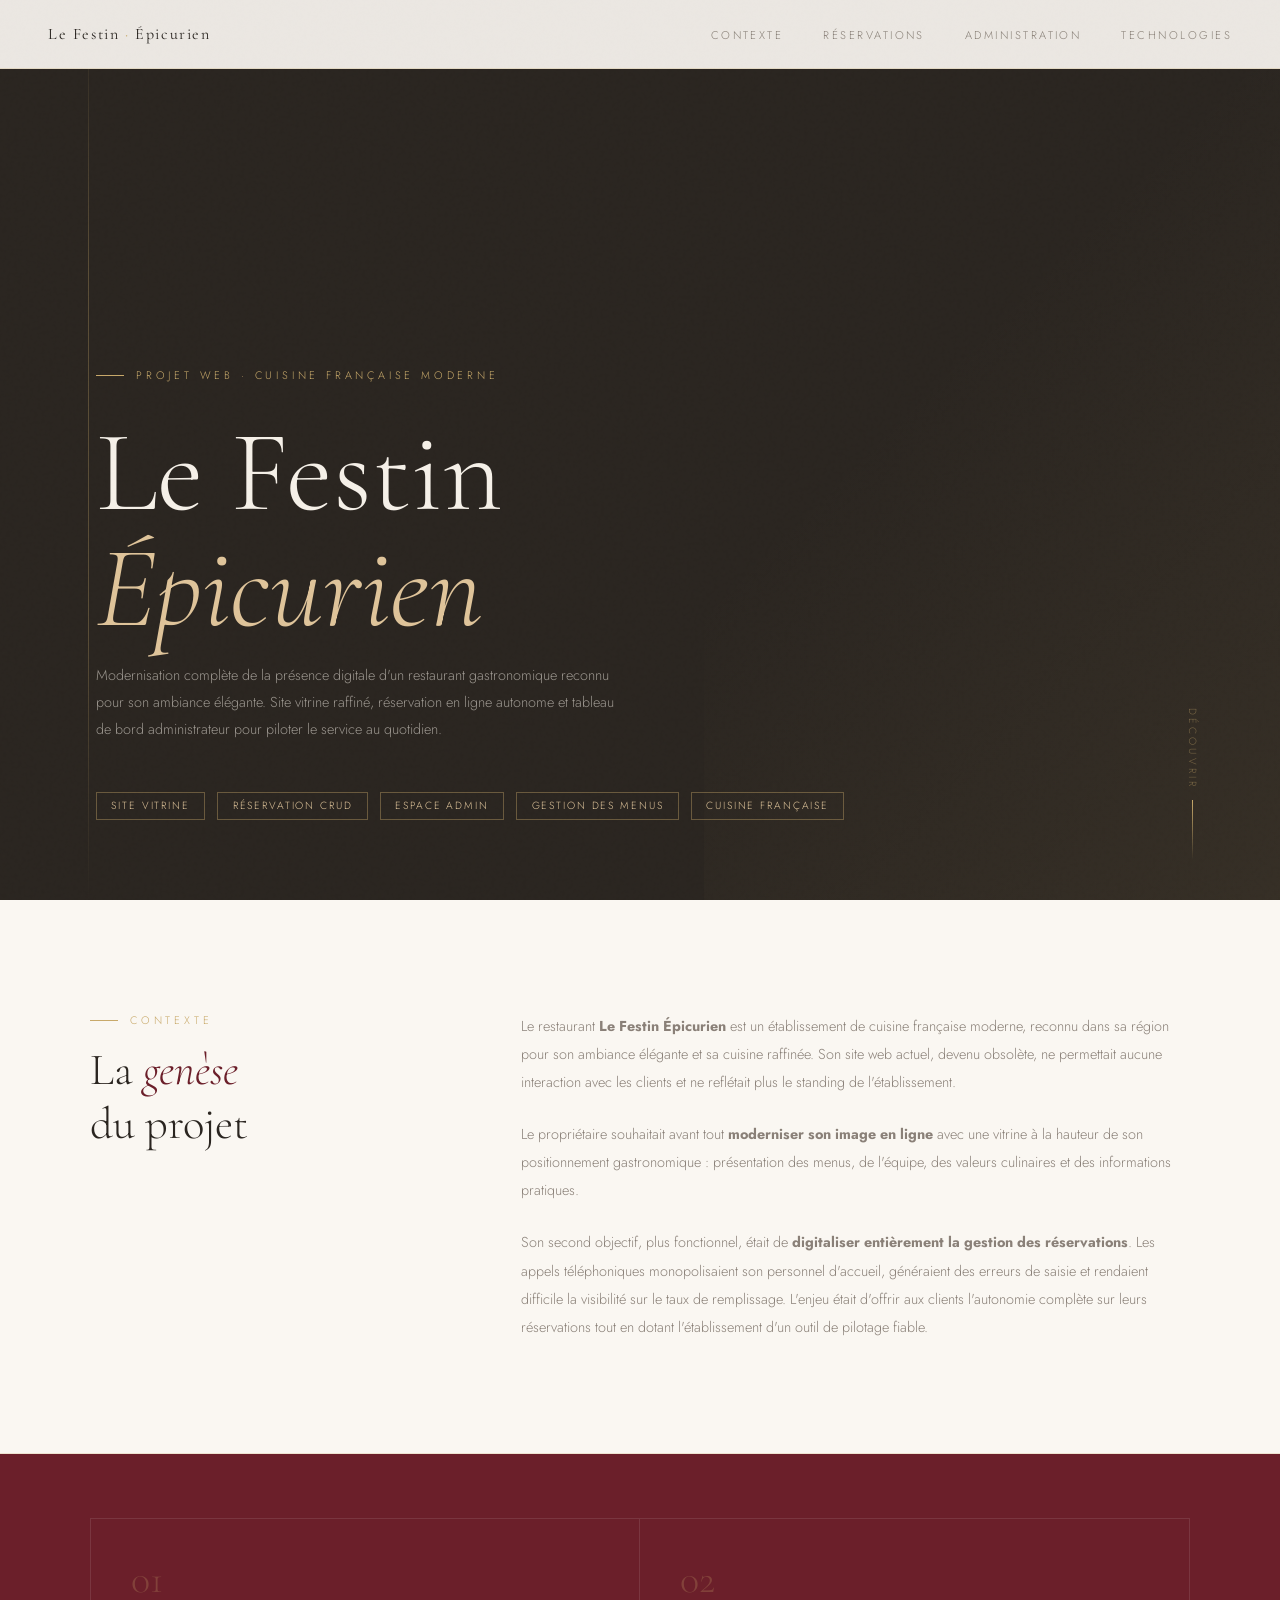
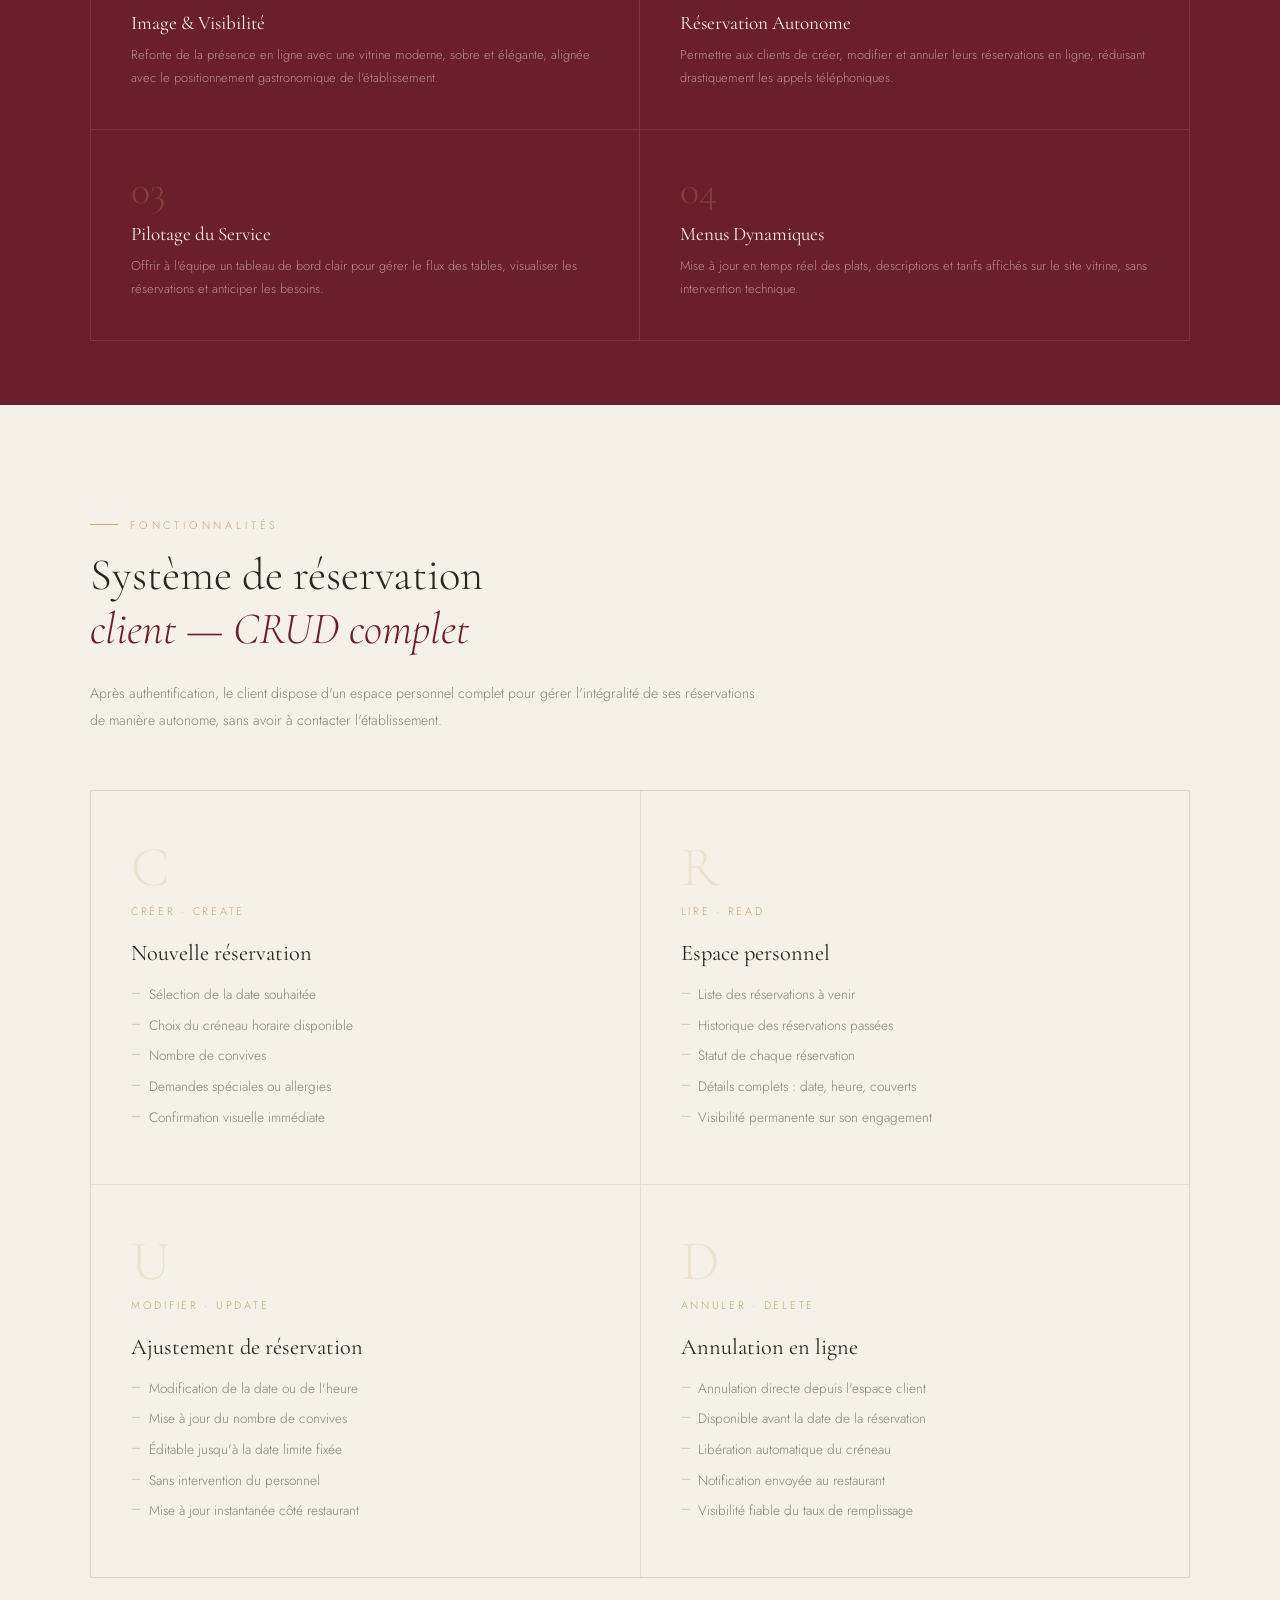
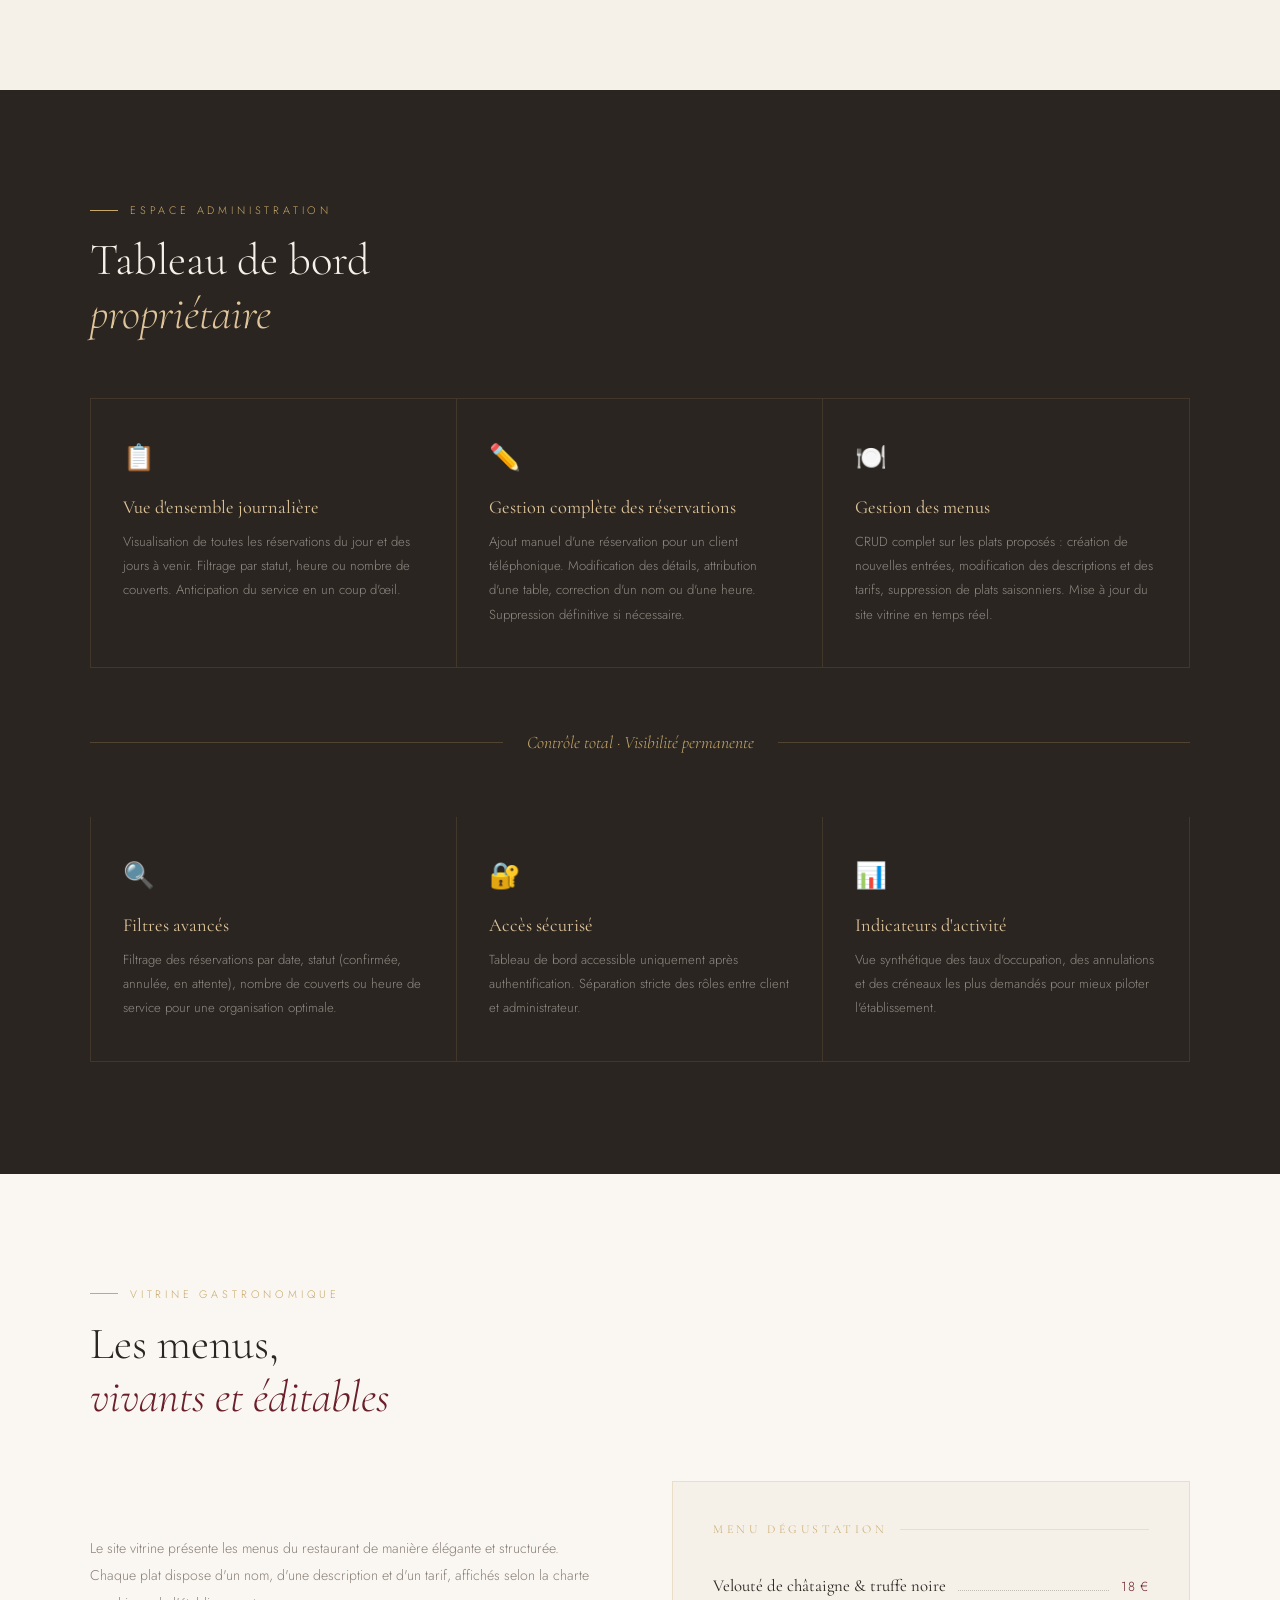
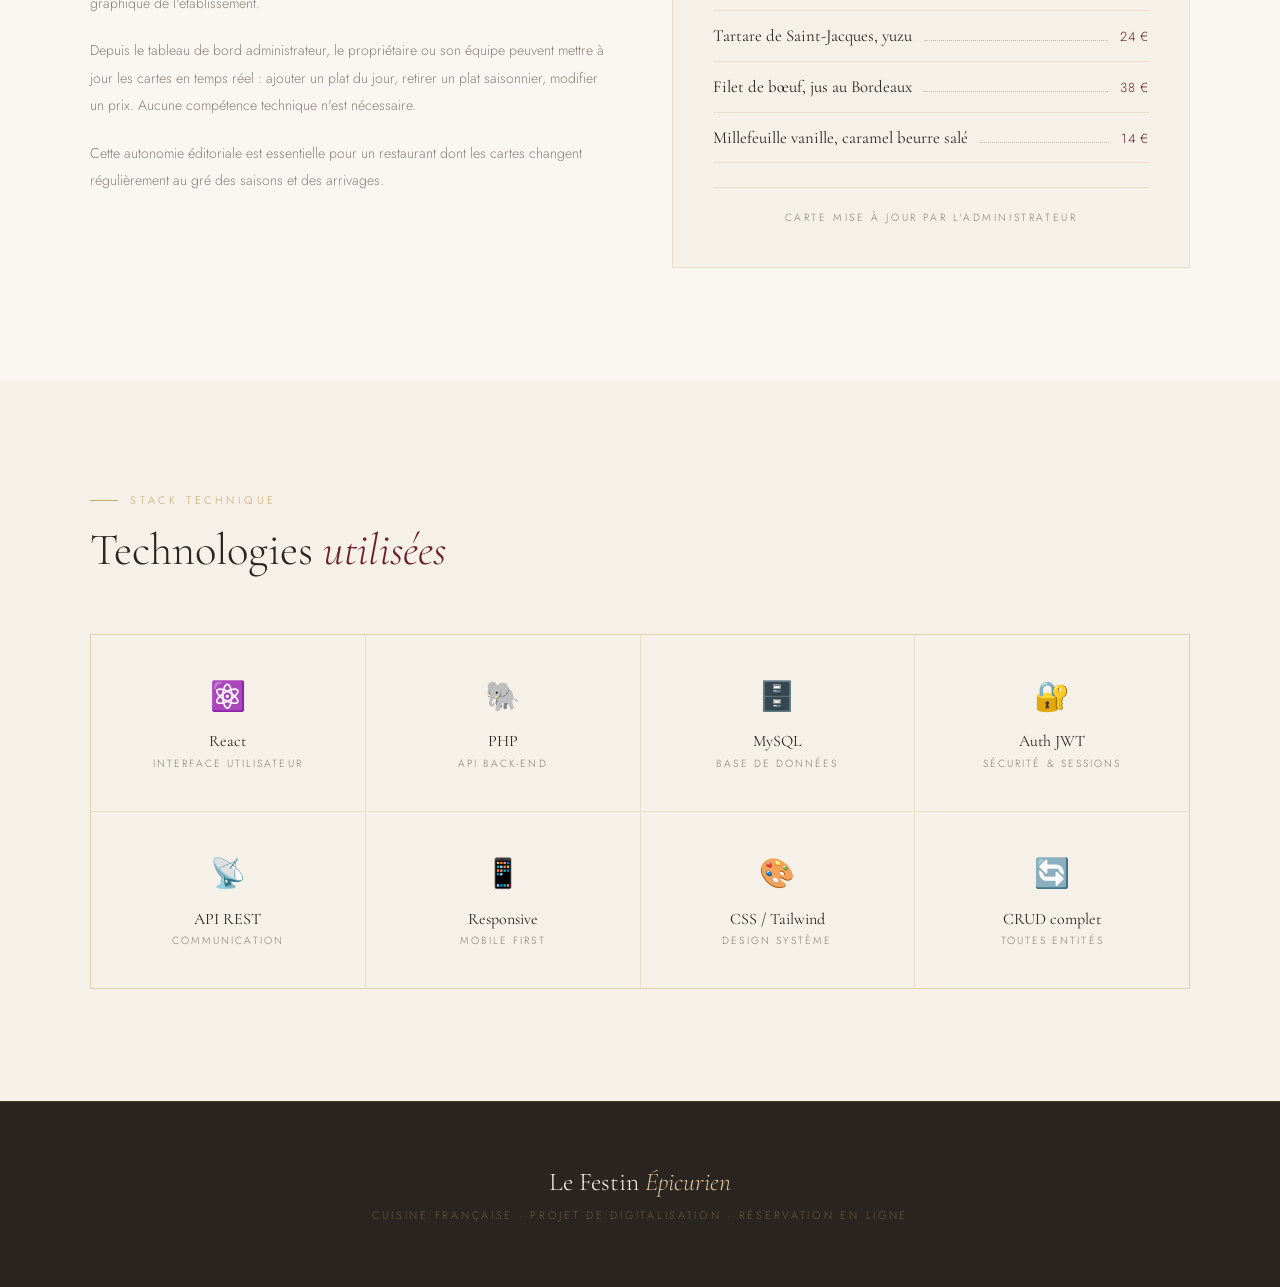
<file: projetResto.html>
<!DOCTYPE html>
<html lang="fr">
<head>
  <meta charset="UTF-8" />
  <meta name="viewport" content="width=device-width, initial-scale=1.0" />
  <title>Le Festin Épicurien — Projet Web</title>
  <link rel="preconnect" href="https://fonts.googleapis.com" />
  <link rel="preconnect" href="https://fonts.gstatic.com" crossorigin />
  <link href="https://fonts.googleapis.com/css2?family=Cormorant+Garamond:ital,wght@0,300;0,400;0,600;1,300;1,400;1,600&family=Jost:wght@300;400;500&display=swap" rel="stylesheet" />
  <style>
    :root {
      --cream:    #F5F0E8;
      --warm:     #FAF7F2;
      --gold:     #C8A96A;
      --gold-lt:  #DFC49A;
      --bordeaux: #6B1F2A;
      --bord-lt:  #8B3040;
      --charcoal: #2A2520;
      --grey:     #8A8078;
      --grey-lt:  #C4BDB4;
      --line:     rgba(200,169,106,0.25);
    }

    *, *::before, *::after { box-sizing: border-box; margin: 0; padding: 0; }
    html { scroll-behavior: smooth; }

    body {
      background: var(--cream);
      color: var(--charcoal);
      font-family: 'Jost', sans-serif;
      font-weight: 300;
      overflow-x: hidden;
    }

    /* grain */
    body::before {
      content: '';
      position: fixed; inset: 0;
      background-image: url("data:image/svg+xml,%3Csvg viewBox='0 0 256 256' xmlns='http://www.w3.org/2000/svg'%3E%3Cfilter id='n'%3E%3CfeTurbulence type='fractalNoise' baseFrequency='0.9' numOctaves='4' stitchTiles='stitch'/%3E%3C/filter%3E%3Crect width='100%25' height='100%25' filter='url(%23n)' opacity='0.04'/%3E%3C/svg%3E");
      pointer-events: none; z-index: 9999; opacity: 0.4;
    }

    /* ─── NAV ─── */
    nav {
      position: fixed; top: 0; left: 0; right: 0; z-index: 100;
      display: flex; justify-content: space-between; align-items: center;
      padding: 1.4rem 3rem;
      background: rgba(250,247,242,0.93);
      backdrop-filter: blur(14px);
      border-bottom: 1px solid var(--line);
    }
    .nav-logo {
      font-family: 'Cormorant Garamond', serif;
      font-size: 1rem; font-weight: 400; letter-spacing: 0.1em;
      color: var(--charcoal);
    }
    .nav-logo span { color: var(--gold); }
    .nav-links { display: flex; gap: 2.5rem; list-style: none; }
    .nav-links a {
      font-size: 0.7rem; letter-spacing: 0.22em; text-transform: uppercase;
      color: var(--grey); text-decoration: none; transition: color .3s;
    }
    .nav-links a:hover { color: var(--gold); }

    /* ─── HERO ─── */
    .hero {
      min-height: 100vh;
      display: flex; flex-direction: column;
      justify-content: flex-end; align-items: flex-start;
      padding: 8rem 6rem 5rem;
      position: relative; overflow: hidden;
      background: var(--charcoal);
    }

    /* diagonal gold accent */
    .hero::before {
      content: '';
      position: absolute; top: 0; right: 0;
      width: 45%; height: 100%;
      background: linear-gradient(135deg, transparent 40%, rgba(200,169,106,0.07) 100%);
      pointer-events: none;
    }

    /* vertical ornament line */
    .hero-line {
      position: absolute; top: 0; left: 5.5rem;
      width: 1px; height: 100%;
      background: linear-gradient(to bottom, transparent, var(--gold) 30%, var(--gold) 70%, transparent);
      opacity: 0.3;
    }

    .hero-tag {
      font-size: 0.68rem; letter-spacing: 0.35em; text-transform: uppercase;
      color: var(--gold); margin-bottom: 2rem;
      opacity: 0; animation: fadeUp .7s ease .2s forwards;
      display: flex; align-items: center; gap: .75rem;
    }
    .hero-tag::before {
      content: ''; display: block; width: 28px; height: 1px; background: var(--gold);
    }

    .hero-title {
      font-family: 'Cormorant Garamond', serif;
      font-size: clamp(3.5rem, 9vw, 8rem);
      font-weight: 300; line-height: 1;
      color: var(--cream);
      margin-bottom: 1rem;
      opacity: 0; animation: fadeUp .9s ease .35s forwards;
    }
    .hero-title em { font-style: italic; color: var(--gold-lt); display: block; }

    .hero-desc {
      max-width: 520px;
      font-size: 0.9rem; line-height: 1.9;
      color: rgba(245,240,232,0.55);
      margin-bottom: 3rem;
      opacity: 0; animation: fadeUp .9s ease .55s forwards;
    }

    .hero-badges {
      display: flex; gap: .75rem; flex-wrap: wrap;
      opacity: 0; animation: fadeUp .9s ease .7s forwards;
    }
    .badge {
      font-size: 0.65rem; letter-spacing: 0.18em; text-transform: uppercase;
      padding: .35rem .9rem;
      border: 1px solid rgba(200,169,106,0.4);
      color: var(--gold-lt);
    }

    .hero-scroll {
      position: absolute; bottom: 2.5rem; right: 5rem;
      font-size: 0.65rem; letter-spacing: 0.3em; text-transform: uppercase;
      color: rgba(200,169,106,0.45);
      writing-mode: vertical-rl;
      display: flex; align-items: center; gap: .7rem;
      opacity: 0; animation: fadeUp .9s ease 1s forwards;
    }
    .hero-scroll::after {
      content: ''; display: block; width: 1px; height: 60px;
      background: linear-gradient(to bottom, var(--gold), transparent);
    }

    /* ─── CONTEXT SECTION ─── */
    .context-section {
      background: var(--warm);
      padding: 7rem 2rem;
      border-bottom: 1px solid var(--line);
    }
    .two-col {
      max-width: 1100px; margin: 0 auto;
      display: grid; grid-template-columns: 1fr 2fr; gap: 6rem;
      align-items: start;
    }
    .sticky-label { position: sticky; top: 7rem; }

    .section-label {
      font-size: 0.68rem; letter-spacing: 0.35em; text-transform: uppercase;
      color: var(--gold); margin-bottom: 1rem;
      display: flex; align-items: center; gap: .75rem;
    }
    .section-label::before {
      content: ''; display: block; width: 28px; height: 1px; background: var(--gold);
    }

    .section-title {
      font-family: 'Cormorant Garamond', serif;
      font-size: clamp(1.8rem, 3.5vw, 2.8rem);
      font-weight: 300; line-height: 1.2;
      color: var(--charcoal);
    }
    .section-title em { font-style: italic; color: var(--bordeaux); }

    .context-text p {
      font-size: 0.9rem; line-height: 1.95;
      color: var(--grey); margin-bottom: 1.5rem;
    }
    .context-text p:last-child { margin-bottom: 0; }

    /* ─── OBJECTIVES STRIP ─── */
    .objectives {
      background: var(--bordeaux);
      padding: 4rem 2rem;
    }
    .objectives-inner {
      max-width: 1100px; margin: 0 auto;
      display: grid; grid-template-columns: repeat(2, 1fr); gap: 0;
      border: 1px solid rgba(255,255,255,0.1);
    }
    .obj-item {
      padding: 2.5rem 2.5rem;
      border-right: 1px solid rgba(255,255,255,0.1);
      border-bottom: 1px solid rgba(255,255,255,0.1);
    }
    .obj-item:nth-child(2n) { border-right: none; }
    .obj-item:nth-last-child(-n+2) { border-bottom: none; }

    .obj-num {
      font-family: 'Cormorant Garamond', serif;
      font-size: 2.5rem; font-weight: 300;
      color: rgba(200,169,106,0.25);
      line-height: 1; margin-bottom: .75rem;
    }
    .obj-title {
      font-family: 'Cormorant Garamond', serif;
      font-size: 1.2rem; font-weight: 400;
      color: var(--cream); margin-bottom: .5rem;
    }
    .obj-desc {
      font-size: 0.8rem; line-height: 1.8;
      color: rgba(245,240,232,0.55);
    }

    /* ─── CRUD SECTION ─── */
    .crud-section { padding: 7rem 2rem; background: var(--cream); }
    .crud-inner { max-width: 1100px; margin: 0 auto; }

    .crud-grid {
      display: grid; grid-template-columns: 1fr 1fr; gap: 1px;
      background: var(--line);
      border: 1px solid var(--line);
      margin-top: 3.5rem;
    }

    .crud-block {
      background: var(--cream);
      padding: 3rem 2.5rem;
      position: relative; overflow: hidden;
      transition: background .35s;
    }
    .crud-block:hover { background: var(--warm); }

    .crud-block::before {
      content: '';
      position: absolute; top: 0; left: 0; bottom: 0; width: 3px;
      background: linear-gradient(to bottom, var(--bordeaux), var(--gold));
      transform: scaleY(0); transform-origin: top;
      transition: transform .5s ease;
    }
    .crud-block:hover::before { transform: scaleY(1); }

    .crud-letter {
      font-family: 'Cormorant Garamond', serif;
      font-size: 3.5rem; font-weight: 300;
      color: rgba(200,169,106,0.2);
      line-height: 1; margin-bottom: .5rem;
    }
    .crud-action {
      font-size: 0.68rem; letter-spacing: 0.25em; text-transform: uppercase;
      color: var(--gold); margin-bottom: 1.25rem;
    }
    .crud-title {
      font-family: 'Cormorant Garamond', serif;
      font-size: 1.4rem; font-weight: 400;
      color: var(--charcoal); margin-bottom: 1rem;
    }
    .crud-list {
      list-style: none;
    }
    .crud-list li {
      font-size: 0.85rem; line-height: 1.85; color: var(--grey);
      padding-left: 1.1rem; position: relative; margin-bottom: .35rem;
    }
    .crud-list li::before {
      content: '—'; position: absolute; left: 0;
      color: var(--gold); font-size: .7rem;
    }

    /* ─── ADMIN SECTION ─── */
    .admin-section {
      padding: 7rem 2rem;
      background: var(--charcoal);
    }
    .admin-inner { max-width: 1100px; margin: 0 auto; }
    .admin-section .section-title { color: var(--cream); }
    .admin-section .section-title em { color: var(--gold-lt); }

    .admin-features {
      display: grid; grid-template-columns: repeat(3, 1fr); gap: 0;
      border: 1px solid rgba(200,169,106,0.15);
      margin-top: 3.5rem;
    }
    .admin-feat {
      padding: 2.5rem 2rem;
      border-right: 1px solid rgba(200,169,106,0.15);
      transition: background .3s;
    }
    .admin-feat:last-child { border-right: none; }
    .admin-feat:hover { background: rgba(200,169,106,0.04); }

    .admin-feat-icon { font-size: 1.6rem; margin-bottom: 1.25rem; display: block; }
    .admin-feat-title {
      font-family: 'Cormorant Garamond', serif;
      font-size: 1.15rem; font-weight: 400;
      color: var(--gold-lt); margin-bottom: .75rem;
    }
    .admin-feat-desc {
      font-size: 0.82rem; line-height: 1.85;
      color: rgba(245,240,232,0.5);
    }

    /* ─── MENUS SECTION ─── */
    .menus-section { padding: 7rem 2rem; background: var(--warm); }
    .menus-inner { max-width: 1100px; margin: 0 auto; }

    .menus-row {
      display: grid; grid-template-columns: 1fr 1fr; gap: 4rem;
      align-items: center; margin-top: 3.5rem;
    }

    .menus-text p {
      font-size: 0.88rem; line-height: 1.95; color: var(--grey); margin-bottom: 1.25rem;
    }

    .menus-visual {
      border: 1px solid var(--line);
      background: var(--cream);
      padding: 2.5rem;
    }
    .menu-card-title {
      font-family: 'Cormorant Garamond', serif;
      font-size: 0.75rem; letter-spacing: 0.3em; text-transform: uppercase;
      color: var(--gold); margin-bottom: 1.5rem;
      display: flex; align-items: center; gap: .75rem;
    }
    .menu-card-title::after { content: ''; flex: 1; height: 1px; background: var(--line); }

    .menu-item {
      display: flex; justify-content: space-between; align-items: baseline;
      padding: .9rem 0; border-bottom: 1px solid var(--line);
    }
    .menu-item:last-child { border-bottom: none; }
    .menu-item-name {
      font-family: 'Cormorant Garamond', serif;
      font-size: 1.05rem; font-weight: 400; color: var(--charcoal);
    }
    .menu-item-dots {
      flex: 1; border-bottom: 1px dotted var(--grey-lt); margin: 0 .75rem; margin-bottom: .2rem;
    }
    .menu-item-price { font-size: 0.82rem; color: var(--bordeaux); letter-spacing: .05em; }

    /* ─── TECH SECTION ─── */
    .tech-section { padding: 7rem 2rem; background: var(--cream); }
    .tech-inner { max-width: 1100px; margin: 0 auto; }

    .tech-grid {
      display: grid; grid-template-columns: repeat(4, 1fr);
      gap: 1px; background: var(--line);
      border: 1px solid var(--line);
      margin-top: 3.5rem;
    }
    .tech-item {
      background: var(--cream);
      padding: 2.5rem 1.5rem; text-align: center;
      transition: background .3s;
    }
    .tech-item:hover { background: var(--warm); }
    .tech-icon { font-size: 1.8rem; display: block; margin-bottom: .9rem; }
    .tech-name {
      font-family: 'Cormorant Garamond', serif;
      font-size: 1rem; font-weight: 400; color: var(--charcoal);
    }
    .tech-role {
      font-size: 0.65rem; letter-spacing: .2em; text-transform: uppercase;
      color: var(--grey); margin-top: .3rem;
    }

    /* ─── ORNAMENTAL HR ─── */
    .ornament-hr {
      display: flex; align-items: center; gap: 1.5rem;
      margin: 4rem 0;
    }
    .ornament-hr span { flex: 1; height: 1px; background: var(--line); }
    .ornament-hr em {
      font-family: 'Cormorant Garamond', serif;
      font-style: italic; font-size: 1.1rem; color: var(--gold);
    }

    /* ─── FOOTER ─── */
    footer {
      background: var(--charcoal);
      padding: 4rem 2rem; text-align: center;
      border-top: 1px solid rgba(200,169,106,0.15);
    }
    .footer-logo {
      font-family: 'Cormorant Garamond', serif;
      font-size: 1.6rem; font-weight: 300;
      color: var(--cream); margin-bottom: .6rem;
    }
    .footer-logo em { font-style: italic; color: var(--gold-lt); }
    .footer-sub {
      font-size: 0.68rem; letter-spacing: .25em; text-transform: uppercase;
      color: rgba(200,169,106,0.4);
    }

    /* ─── ANIMATIONS ─── */
    @keyframes fadeUp {
      from { opacity: 0; transform: translateY(22px); }
      to   { opacity: 1; transform: translateY(0); }
    }
    .reveal { opacity: 0; transform: translateY(28px); transition: opacity .8s ease, transform .8s ease; }
    .reveal.visible { opacity: 1; transform: translateY(0); }

    /* ─── RESPONSIVE ─── */
    @media (max-width: 900px) {
      .hero { padding: 8rem 2rem 4rem; }
      .hero-line { left: 1.5rem; }
      .two-col { grid-template-columns: 1fr; gap: 3rem; }
      .sticky-label { position: static; }
      .objectives-inner { grid-template-columns: 1fr; }
      .obj-item { border-right: none; }
      .crud-grid { grid-template-columns: 1fr; }
      .admin-features { grid-template-columns: 1fr; }
      .admin-feat { border-right: none; border-bottom: 1px solid rgba(200,169,106,0.15); }
      .menus-row { grid-template-columns: 1fr; }
      .tech-grid { grid-template-columns: repeat(2, 1fr); }
      nav { padding: 1rem 1.5rem; }
      .nav-links { gap: 1.5rem; }
    }
    @media (max-width: 540px) {
      .nav-links { display: none; }
      .tech-grid { grid-template-columns: 1fr 1fr; }
    }
  </style>
</head>
<body>

<!-- NAV -->
<nav>
  <div class="nav-logo">Le Festin <span>·</span> Épicurien</div>
  <ul class="nav-links">
    <li><a href="#contexte">Contexte</a></li>
    <li><a href="#reservations">Réservations</a></li>
    <li><a href="#administration">Administration</a></li>
    <li><a href="#technologies">Technologies</a></li>
  </ul>
</nav>

<!-- HERO -->
<div class="hero">
  <div class="hero-line"></div>

  <p class="hero-tag">Projet Web · Cuisine française moderne</p>

  <h1 class="hero-title">
    Le Festin
    <em>Épicurien</em>
  </h1>

  <p class="hero-desc">
    Modernisation complète de la présence digitale d'un restaurant gastronomique reconnu pour son ambiance élégante. Site vitrine raffiné, réservation en ligne autonome et tableau de bord administrateur pour piloter le service au quotidien.
  </p>

  <div class="hero-badges">
    <span class="badge">Site Vitrine</span>
    <span class="badge">Réservation CRUD</span>
    <span class="badge">Espace Admin</span>
    <span class="badge">Gestion des Menus</span>
    <span class="badge">Cuisine Française</span>
  </div>

  <div class="hero-scroll">Découvrir</div>
</div>

<!-- CONTEXTE -->
<section id="contexte" class="context-section">
  <div class="two-col">
    <div class="sticky-label reveal">
      <p class="section-label">Contexte</p>
      <h2 class="section-title">La <em>genèse</em><br/>du projet</h2>
    </div>
    <div class="context-text reveal">
      <p>
        Le restaurant <strong>Le Festin Épicurien</strong> est un établissement de cuisine française moderne, reconnu dans sa région pour son ambiance élégante et sa cuisine raffinée. Son site web actuel, devenu obsolète, ne permettait aucune interaction avec les clients et ne reflétait plus le standing de l'établissement.
      </p>
      <p>
        Le propriétaire souhaitait avant tout <strong>moderniser son image en ligne</strong> avec une vitrine à la hauteur de son positionnement gastronomique : présentation des menus, de l'équipe, des valeurs culinaires et des informations pratiques.
      </p>
      <p>
        Son second objectif, plus fonctionnel, était de <strong>digitaliser entièrement la gestion des réservations</strong>. Les appels téléphoniques monopolisaient son personnel d'accueil, généraient des erreurs de saisie et rendaient difficile la visibilité sur le taux de remplissage. L'enjeu était d'offrir aux clients l'autonomie complète sur leurs réservations tout en dotant l'établissement d'un outil de pilotage fiable.
      </p>
    </div>
  </div>
</section>

<!-- OBJECTIVES -->
<div class="objectives reveal">
  <div class="objectives-inner">
    <div class="obj-item">
      <div class="obj-num">01</div>
      <div class="obj-title">Image & Visibilité</div>
      <div class="obj-desc">Refonte de la présence en ligne avec une vitrine moderne, sobre et élégante, alignée avec le positionnement gastronomique de l'établissement.</div>
    </div>
    <div class="obj-item">
      <div class="obj-num">02</div>
      <div class="obj-title">Réservation Autonome</div>
      <div class="obj-desc">Permettre aux clients de créer, modifier et annuler leurs réservations en ligne, réduisant drastiquement les appels téléphoniques.</div>
    </div>
    <div class="obj-item">
      <div class="obj-num">03</div>
      <div class="obj-title">Pilotage du Service</div>
      <div class="obj-desc">Offrir à l'équipe un tableau de bord clair pour gérer le flux des tables, visualiser les réservations et anticiper les besoins.</div>
    </div>
    <div class="obj-item">
      <div class="obj-num">04</div>
      <div class="obj-title">Menus Dynamiques</div>
      <div class="obj-desc">Mise à jour en temps réel des plats, descriptions et tarifs affichés sur le site vitrine, sans intervention technique.</div>
    </div>
  </div>
</div>

<!-- RESERVATIONS CLIENT -->
<section id="reservations" class="crud-section">
  <div class="crud-inner">
    <p class="section-label reveal">Fonctionnalités</p>
    <h2 class="section-title reveal">Système de réservation<br/><em>client — CRUD complet</em></h2>
    <p style="font-size:.88rem; color:var(--grey); line-height:1.9; max-width:680px; margin-top:1.5rem;" class="reveal">
      Après authentification, le client dispose d'un espace personnel complet pour gérer l'intégralité de ses réservations de manière autonome, sans avoir à contacter l'établissement.
    </p>

    <div class="crud-grid reveal">

      <div class="crud-block">
        <div class="crud-letter">C</div>
        <div class="crud-action">Créer · Create</div>
        <div class="crud-title">Nouvelle réservation</div>
        <ul class="crud-list">
          <li>Sélection de la date souhaitée</li>
          <li>Choix du créneau horaire disponible</li>
          <li>Nombre de convives</li>
          <li>Demandes spéciales ou allergies</li>
          <li>Confirmation visuelle immédiate</li>
        </ul>
      </div>

      <div class="crud-block">
        <div class="crud-letter">R</div>
        <div class="crud-action">Lire · Read</div>
        <div class="crud-title">Espace personnel</div>
        <ul class="crud-list">
          <li>Liste des réservations à venir</li>
          <li>Historique des réservations passées</li>
          <li>Statut de chaque réservation</li>
          <li>Détails complets : date, heure, couverts</li>
          <li>Visibilité permanente sur son engagement</li>
        </ul>
      </div>

      <div class="crud-block">
        <div class="crud-letter">U</div>
        <div class="crud-action">Modifier · Update</div>
        <div class="crud-title">Ajustement de réservation</div>
        <ul class="crud-list">
          <li>Modification de la date ou de l'heure</li>
          <li>Mise à jour du nombre de convives</li>
          <li>Éditable jusqu'à la date limite fixée</li>
          <li>Sans intervention du personnel</li>
          <li>Mise à jour instantanée côté restaurant</li>
        </ul>
      </div>

      <div class="crud-block">
        <div class="crud-letter">D</div>
        <div class="crud-action">Annuler · Delete</div>
        <div class="crud-title">Annulation en ligne</div>
        <ul class="crud-list">
          <li>Annulation directe depuis l'espace client</li>
          <li>Disponible avant la date de la réservation</li>
          <li>Libération automatique du créneau</li>
          <li>Notification envoyée au restaurant</li>
          <li>Visibilité fiable du taux de remplissage</li>
        </ul>
      </div>

    </div>
  </div>
</section>

<!-- ADMINISTRATION -->
<section id="administration" class="admin-section">
  <div class="admin-inner">
    <p class="section-label reveal" style="color:var(--gold);">Espace Administration</p>
    <h2 class="section-title reveal">Tableau de bord<br/><em>propriétaire</em></h2>

    <div class="admin-features reveal">

      <div class="admin-feat">
        <span class="admin-feat-icon">📋</span>
        <div class="admin-feat-title">Vue d'ensemble journalière</div>
        <div class="admin-feat-desc">
          Visualisation de toutes les réservations du jour et des jours à venir. Filtrage par statut, heure ou nombre de couverts. Anticipation du service en un coup d'œil.
        </div>
      </div>

      <div class="admin-feat">
        <span class="admin-feat-icon">✏️</span>
        <div class="admin-feat-title">Gestion complète des réservations</div>
        <div class="admin-feat-desc">
          Ajout manuel d'une réservation pour un client téléphonique. Modification des détails, attribution d'une table, correction d'un nom ou d'une heure. Suppression définitive si nécessaire.
        </div>
      </div>

      <div class="admin-feat">
        <span class="admin-feat-icon">🍽️</span>
        <div class="admin-feat-title">Gestion des menus</div>
        <div class="admin-feat-desc">
          CRUD complet sur les plats proposés : création de nouvelles entrées, modification des descriptions et des tarifs, suppression de plats saisonniers. Mise à jour du site vitrine en temps réel.
        </div>
      </div>

    </div>

    <div class="ornament-hr reveal">
      <span></span>
      <em>Contrôle total · Visibilité permanente</em>
      <span></span>
    </div>

    <div class="admin-features reveal" style="border-top: none;">
      <div class="admin-feat">
        <span class="admin-feat-icon">🔍</span>
        <div class="admin-feat-title">Filtres avancés</div>
        <div class="admin-feat-desc">Filtrage des réservations par date, statut (confirmée, annulée, en attente), nombre de couverts ou heure de service pour une organisation optimale.</div>
      </div>
      <div class="admin-feat">
        <span class="admin-feat-icon">🔐</span>
        <div class="admin-feat-title">Accès sécurisé</div>
        <div class="admin-feat-desc">Tableau de bord accessible uniquement après authentification. Séparation stricte des rôles entre client et administrateur.</div>
      </div>
      <div class="admin-feat">
        <span class="admin-feat-icon">📊</span>
        <div class="admin-feat-title">Indicateurs d'activité</div>
        <div class="admin-feat-desc">Vue synthétique des taux d'occupation, des annulations et des créneaux les plus demandés pour mieux piloter l'établissement.</div>
      </div>
    </div>
  </div>
</section>

<!-- MENUS -->
<section class="menus-section">
  <div class="menus-inner">
    <p class="section-label reveal">Vitrine gastronomique</p>
    <h2 class="section-title reveal">Les menus,<br/><em>vivants et éditables</em></h2>

    <div class="menus-row reveal">
      <div class="menus-text">
        <p>
          Le site vitrine présente les menus du restaurant de manière élégante et structurée. Chaque plat dispose d'un nom, d'une description et d'un tarif, affichés selon la charte graphique de l'établissement.
        </p>
        <p>
          Depuis le tableau de bord administrateur, le propriétaire ou son équipe peuvent mettre à jour les cartes en temps réel : ajouter un plat du jour, retirer un plat saisonnier, modifier un prix. Aucune compétence technique n'est nécessaire.
        </p>
        <p>
          Cette autonomie éditoriale est essentielle pour un restaurant dont les cartes changent régulièrement au gré des saisons et des arrivages.
        </p>
      </div>

      <div class="menus-visual">
        <div class="menu-card-title">Menu Dégustation</div>
        <div class="menu-item">
          <span class="menu-item-name">Velouté de châtaigne & truffe noire</span>
          <span class="menu-item-dots"></span>
          <span class="menu-item-price">18 €</span>
        </div>
        <div class="menu-item">
          <span class="menu-item-name">Tartare de Saint-Jacques, yuzu</span>
          <span class="menu-item-dots"></span>
          <span class="menu-item-price">24 €</span>
        </div>
        <div class="menu-item">
          <span class="menu-item-name">Filet de bœuf, jus au Bordeaux</span>
          <span class="menu-item-dots"></span>
          <span class="menu-item-price">38 €</span>
        </div>
        <div class="menu-item">
          <span class="menu-item-name">Millefeuille vanille, caramel beurre salé</span>
          <span class="menu-item-dots"></span>
          <span class="menu-item-price">14 €</span>
        </div>
        <div style="margin-top:1.5rem; padding-top:1rem; border-top:1px solid var(--line); text-align:center;">
          <span style="font-size:0.65rem; letter-spacing:.25em; text-transform:uppercase; color:var(--grey);">Carte mise à jour par l'administrateur</span>
        </div>
      </div>
    </div>
  </div>
</section>

<!-- TECHNOLOGIES -->
<section id="technologies" class="tech-section">
  <div class="tech-inner">
    <p class="section-label reveal">Stack technique</p>
    <h2 class="section-title reveal">Technologies <em>utilisées</em></h2>

    <div class="tech-grid reveal">
      <div class="tech-item">
        <span class="tech-icon">⚛️</span>
        <div class="tech-name">React</div>
        <div class="tech-role">Interface utilisateur</div>
      </div>
      <div class="tech-item">
        <span class="tech-icon">🐘</span>
        <div class="tech-name">PHP</div>
        <div class="tech-role">API Back-end</div>
      </div>
      <div class="tech-item">
        <span class="tech-icon">🗄️</span>
        <div class="tech-name">MySQL</div>
        <div class="tech-role">Base de données</div>
      </div>
      <div class="tech-item">
        <span class="tech-icon">🔐</span>
        <div class="tech-name">Auth JWT</div>
        <div class="tech-role">Sécurité & sessions</div>
      </div>
      <div class="tech-item">
        <span class="tech-icon">📡</span>
        <div class="tech-name">API REST</div>
        <div class="tech-role">Communication</div>
      </div>
      <div class="tech-item">
        <span class="tech-icon">📱</span>
        <div class="tech-name">Responsive</div>
        <div class="tech-role">Mobile first</div>
      </div>
      <div class="tech-item">
        <span class="tech-icon">🎨</span>
        <div class="tech-name">CSS / Tailwind</div>
        <div class="tech-role">Design système</div>
      </div>
      <div class="tech-item">
        <span class="tech-icon">🔄</span>
        <div class="tech-name">CRUD complet</div>
        <div class="tech-role">Toutes entités</div>
      </div>
    </div>
  </div>
</section>

<!-- FOOTER -->
<footer>
  <div class="footer-logo">Le Festin <em>Épicurien</em></div>
  <p class="footer-sub">Cuisine française · Projet de digitalisation · Réservation en ligne</p>
</footer>

<script>
  const reveals = document.querySelectorAll('.reveal');
  const obs = new IntersectionObserver((entries) => {
    entries.forEach((entry, i) => {
      if (entry.isIntersecting) {
        setTimeout(() => entry.target.classList.add('visible'), i * 70);
        obs.unobserve(entry.target);
      }
    });
  }, { threshold: 0.08, rootMargin: '0px 0px -50px 0px' });
  reveals.forEach(el => obs.observe(el));
</script>

</body>
</html>
</file>
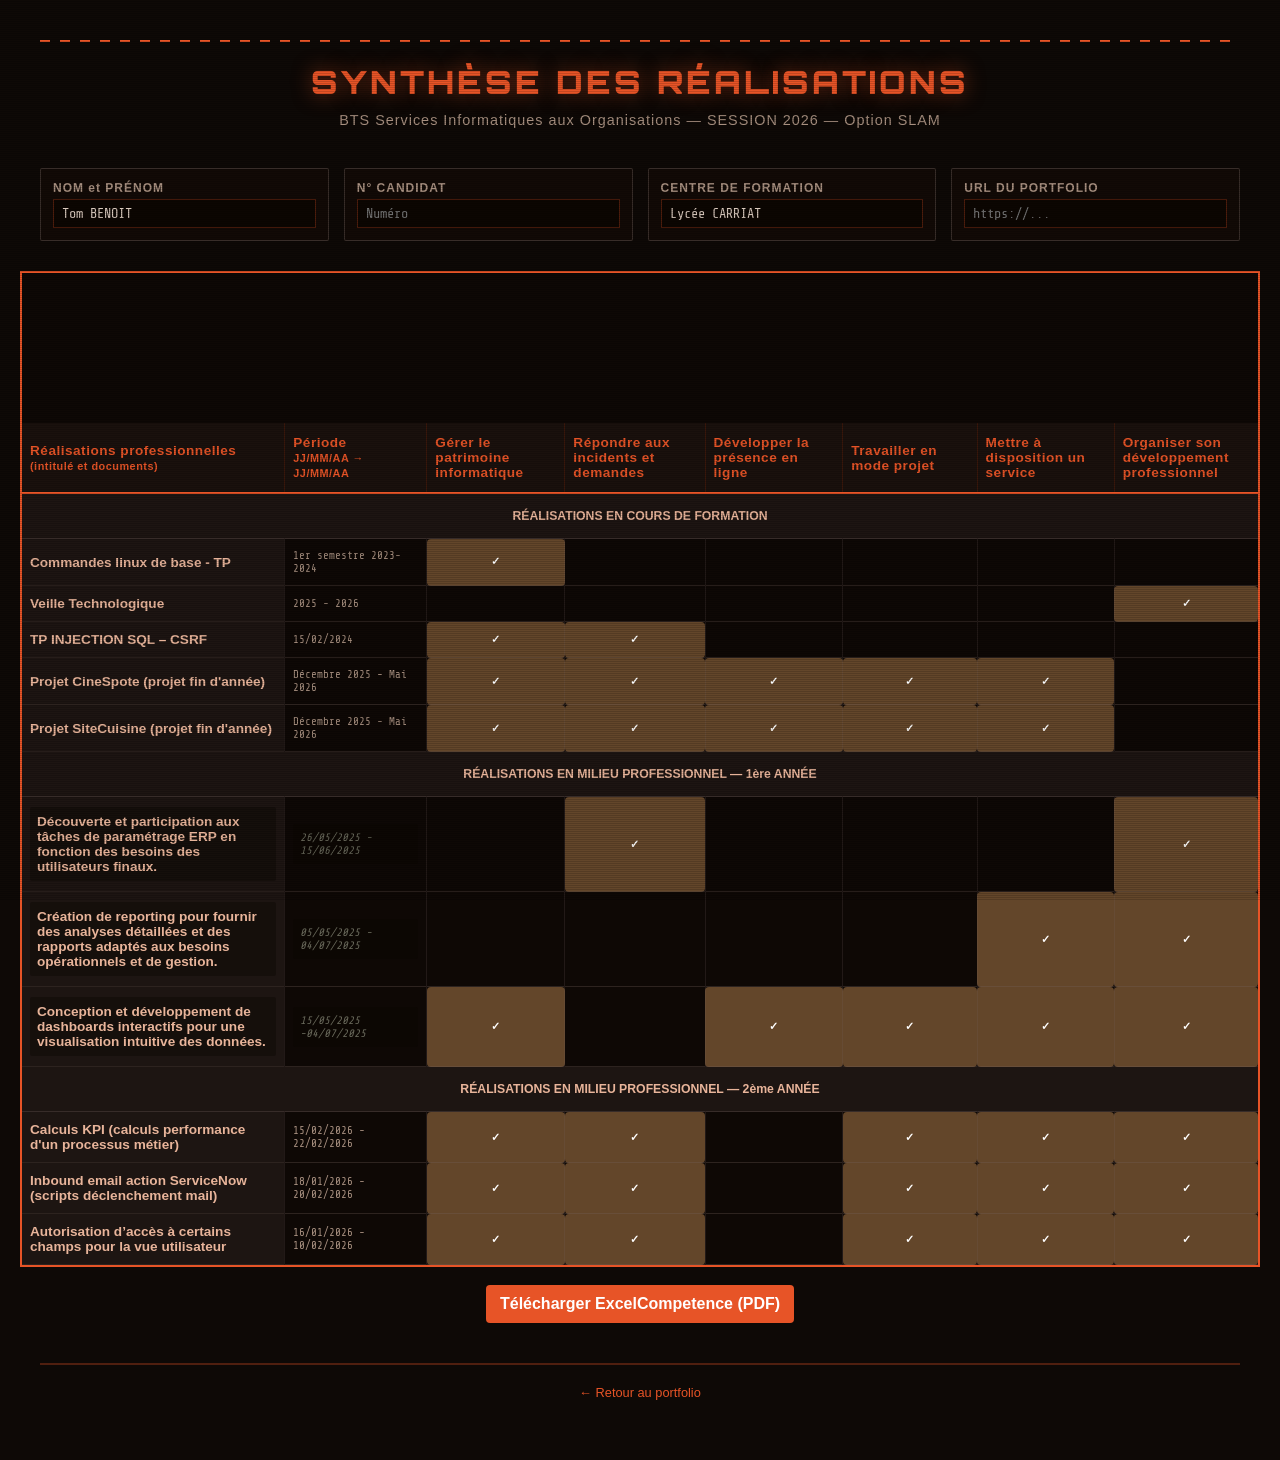
<file: realisations.html>
<!DOCTYPE html>
<html lang="fr">
<head>
  <meta charset="UTF-8">
  <meta name="viewport" content="width=device-width, initial-scale=1.0">
  <link rel="stylesheet" href="style.css">
  <title>Réalisations Professionnelles - BTS SIO</title>
  <style>
    /* Scan lines overlay */
    .realisations-container {
      position: relative;
      background: #0e0906;
      color: #dacabe;
      font-family: 'Rajdhani', sans-serif;
      min-height: 100vh;
      padding: 40px 20px;
    }

    .realisations-container::before {
      content: '';
      position: fixed;
      top: 0;
      left: 0;
      width: 100%;
      height: 100%;
      pointer-events: none;
      background: repeating-linear-gradient(
        0deg,
        rgba(0, 0, 0, 0.15),
        rgba(0, 0, 0, 0.15) 1px,
        transparent 1px,
        transparent 2px
      );
      z-index: 999;
    }

    /* Liens */
    a {
      color: inherit;
      text-decoration: none;
    }

    /* Header */
    .real-header {
      max-width: 1200px;
      margin: 0 auto 40px;
      text-align: center;
    }

    .real-header::before {
      content: '';
      display: block;
      width: 100%;
      height: 2px;
      background: repeating-linear-gradient(
        90deg,
        #e75427,
        #e75427 10px,
        transparent 10px,
        transparent 20px
      );
      margin-bottom: 20px;
    }

    .real-header h1 {
      font-family: 'Orbitron', sans-serif;
      font-size: 2em;
      font-weight: 900;
      letter-spacing: 3px;
      color: #e75427;
      margin: 0 0 10px;
      text-shadow: 0 0 20px rgba(231, 84, 39, 0.5);
    }

    .real-header p {
      font-size: 0.9em;
      color: #a89080;
      letter-spacing: 1px;
      margin: 5px 0;
    }

    /* Section infos candidat */
    .real-infos {
      max-width: 1200px;
      margin: 0 auto 30px;
      display: grid;
      grid-template-columns: repeat(auto-fit, minmax(280px, 1fr));
      gap: 15px;
    }

    .real-info-field {
      background: rgba(20, 12, 8, 0.7);
      border: 1px solid rgba(116, 98, 94, 0.4);
      padding: 12px;
      border-radius: 2px;
    }

    .real-info-field label {
      display: block;
      font-size: 0.75em;
      color: #a89080;
      margin-bottom: 4px;
      font-weight: 600;
      letter-spacing: 1px;
    }

    .real-info-field input {
      width: 100%;
      background: rgba(10, 5, 2, 0.8);
      border: 1px solid rgba(231, 84, 39, 0.3);
      color: #dacabe;
      padding: 6px 8px;
      font-family: 'Share Tech Mono', monospace;
      font-size: 0.85em;
      box-sizing: border-box;
    }

    .real-info-field input:focus {
      outline: none;
      border-color: #e75427;
      box-shadow: 0 0 10px rgba(231, 84, 39, 0.3);
      background: rgba(15, 8, 5, 0.9);
    }

    /* Tableau scroll wrapper */
    .table-wrapper {
      max-width: 1400px;
      margin: 0 auto;
      overflow-x: auto;
      border: 2px solid #e75427;
      background: rgba(15, 8, 5, 0.5);
    }

    .real-table {
      width: 100%;
      border-collapse: collapse;
      font-size: 0.85em;
    }

    .real-table thead {
      background: rgba(116, 98, 94, 0.2);
      border-bottom: 2px solid #e75427;
    }

    .real-table th {
      padding: 12px 8px;
      text-align: left;
      color: #e75427;
      font-weight: 600;
      letter-spacing: 0.5px;
      border-right: 1px solid rgba(231, 84, 39, 0.2);
      background: rgba(20, 12, 8, 0.6);
      position: relative;
      cursor: default;
    }

    .real-table th[data-desc]:hover {
      color: #ffffff;
    }

    .tooltip {
      position: absolute;
      z-index: 1000;
      pointer-events: none;
      background: rgba(20, 12, 8, 0.92);
      border: 1px solid rgba(231, 84, 39, 0.45);
      color: #f3e1cf;
      padding: 8px 10px;
      border-radius: 3px;
      font-size: 0.78em;
      line-height: 1.3;
      max-width: 320px;
      box-shadow: 0 0 10px rgba(0, 0, 0, 0.45);
      white-space: pre-wrap;
      display: none;
    }

    .real-table th:last-child {
      border-right: none;
    }

    .real-table tbody tr {
      border-bottom: 1px solid rgba(116, 98, 94, 0.3);
      transition: background 0.2s;
    }

    .real-table tbody tr:hover {
      background: rgba(231, 84, 39, 0.08);
    }

    .real-table td {
      padding: 10px 8px;
      border-right: 1px solid rgba(116, 98, 94, 0.2);
      min-width: 120px;
    }

    .real-table td:last-child {
      border-right: none;
    }

    /* Cellule éditable */
    .real-cell {
      position: relative;
    }

    .real-cell-content {
      background: rgba(10, 5, 2, 0.4);
      padding: 6px;
      border-radius: 2px;
      cursor: text;
      min-height: 40px;
      display: flex;
      align-items: center;
      white-space: pre-wrap;
      word-break: break-word;
      border: 1px solid transparent;
      transition: all 0.2s;
    }

    .real-cell-content:hover {
      background: rgba(231, 84, 39, 0.1);
      border-color: rgba(231, 84, 39, 0.3);
    }

    .real-cell-content.empty {
      color: #6a6a5c;
      font-style: italic;
    }

    /* Textarea en édition */
    .real-cell-input {
      width: 100%;
      min-height: 100px;
      background: rgba(10, 5, 2, 0.9);
      border: 2px solid #e75427;
      color: #dacabe;
      padding: 8px;
      font-family: 'Rajdhani', sans-serif;
      font-size: 0.85em;
      resize: vertical;
      box-sizing: border-box;
    }

    .real-cell-input:focus {
      outline: none;
      box-shadow: 0 0 15px rgba(231, 84, 39, 0.4);
    }

    /* Colonne titre */
    .real-cell-title {
      background: rgba(116, 98, 94, 0.15);
      font-weight: 600;
      color: #e8b49a;
      white-space: normal;
    }

    /* Colonne dates */
    .real-cell-date {
      font-family: 'Share Tech Mono', monospace;
      font-size: 0.8em;
      color: #a89080;
    }

    /* Compétences en colonnes */
    .real-competence-col {
      font-size: 0.8em;
      line-height: 1.4;
      color: #dacabe;
      text-align: center;
    }

    .competence-ok {
      background: #63462a;
      color: #ffffff;
      font-weight: 700;
      border-radius: 4px;
      padding: 4px;
    }

    /* Spéciales sections */
    .real-table section-title {
      background: rgba(231, 84, 39, 0.15);
      font-weight: 700;
      color: #e75427;
      letter-spacing: 1px;
    }

    /* Footer */
    .real-footer {
      max-width: 1200px;
      margin: 40px auto 0;
      padding: 20px 0;
      border-top: 2px solid rgba(231, 84, 39, 0.3);
      text-align: center;
      font-size: 0.8em;
      color: #a89080;
    }

    .real-footer a {
      color: #e75427;
      text-decoration: none;
    }

    .real-footer a:hover {
      text-decoration: underline;
    }

    /* Mode édition indicateur */
    .edit-mode-hint {
      position: fixed;
      bottom: 20px;
      right: 20px;
      background: rgba(231, 84, 39, 0.2);
      border: 1px solid #e75427;
      color: #dacabe;
      padding: 10px 15px;
      font-size: 0.75em;
      border-radius: 2px;
      font-family: 'Share Tech Mono', monospace;
      z-index: 100;
      pointer-events: none;
    }

    /* Responsive */
    @media (max-width: 768px) {
      .real-table {
        font-size: 0.75em;
      }

      .real-table th,
      .real-table td {
        padding: 6px 4px;
      }

      .real-header h1 {
        font-size: 1.4em;
      }

      .table-wrapper {
        border-width: 1px;
      }
    }
  </style>
</head>
<body class="realisations-container">

  <div class="real-header">
    <h1>SYNTHÈSE DES RÉALISATIONS</h1>
    <p>BTS Services Informatiques aux Organisations — SESSION 2026 — Option SLAM</p>
  </div>

  <!-- Informations candidat -->
  <div class="real-infos">
    <div class="real-info-field">
      <label>NOM et PRÉNOM</label>
      <input type="text" value="Tom BENOIT" placeholder="Nom complet">
    </div>
    <div class="real-info-field">
      <label>N° CANDIDAT</label>
      <input type="text" placeholder="Numéro">
    </div>
    <div class="real-info-field">
      <label>CENTRE DE FORMATION</label>
      <input type="text" value="Lycée CARRIAT" placeholder="Centre">
    </div>
    <div class="real-info-field">
      <label>URL DU PORTFOLIO</label>
      <input type="text" placeholder="https://...">
    </div>
  </div>

  <!-- Tableau des réalisations -->
  <div class="table-wrapper">
    <table class="real-table">
      <thead>
        <tr>
          <th style="min-width: 220px;">Réalisations professionnelles<br><span style="font-size: 0.8em;">(intitulé et documents)</span></th>
          <th style="min-width: 140px;">Période<br><span style="font-size: 0.8em;">JJ/MM/AA → JJ/MM/AA</span></th>
          <th style="min-width: 130px;" data-desc="▸Recenser et identifier les ressources numériques\n▸Exploiter des référentiels, normes et standards\n▸Mettre en place et vérifier les niveaux d’habilitation\n▸Vérifier la continuité d’un service\n▸Gérer des sauvegardes\n▸Veiller aux règles d’utilisation">Gérer le patrimoine informatique</th>
          <th style="min-width: 130px;" data-desc="▸Collecter, suivre et orienter des demandes\n▸Traiter des demandes réseau/système/applicatifs\n▸Traiter les demandes concernant les applications">Répondre aux incidents et demandes</th>
          <th style="min-width: 130px;" data-desc="▸Valoriser l’image sur médias numériques dans le cadre juridique\n▸Référencer et mesurer la visibilité des services en ligne\n▸Participer à l’évolution d’un site web">Développer la présence en ligne</th>
          <th style="min-width: 130px;" data-desc="▸Analyser objectifs et organisation de projet\n▸Planifier les activités\n▸Suivre indicateurs et analyser les écarts">Travailler en mode projet</th>
          <th style="min-width: 130px;" data-desc="▸Tester intégration et acceptation d’un service\n▸Déployer un service\n▸Accompagner les utilisateurs">Mettre à disposition un service</th>
          <th style="min-width: 130px;" data-desc="▸Installer environnement d’apprentissage personnel\n▸Utiliser outils et stratégies de veille\n▸Gérer identité professionnelle\n▸Développer projet professionnel">Organiser son développement professionnel</th>
        </tr>
      </thead>
      <tbody>
        <!-- Réalisations formation -->
        <tr class="section-row">
          <td colspan="8" class="real-cell-title" style="text-align: center; padding: 15px; font-size: 0.9em;">
            RÉALISATIONS EN COURS DE FORMATION
          </td>
        </tr>
        <tr>
          <td class="real-cell real-cell-title"><a href="img/Commande linux de bas-TP.pdf">Commandes linux de base - TP</a></td>
          <td class="real-cell real-cell-date">1er semestre 2023-2024</td>
          <td class="real-competence-col competence-ok">✓</td>
          <td class="real-competence-col"></td>
          <td class="real-competence-col"></td>
          <td class="real-competence-col"></td>
          <td class="real-competence-col"></td>
          <td class="real-competence-col "></td>
        </tr>
        <tr>
          <td class="real-cell real-cell-title"><a href="veilleTech.html">Veille Technologique</a></td>
          <td class="real-cell real-cell-date">2025 - 2026</td>
          <td class="real-competence-col "></td>
          <td class="real-competence-col"></td>
          <td class="real-competence-col "></td>
          <td class="real-competence-col"></td>
          <td class="real-competence-col"></td>
          <td class="real-competence-col competence-ok">✓</td>
        </tr>
        <tr>
          <td class="real-cell real-cell-title"><a href="img/CYBER_DVWA_PART_1.pdf">TP INJECTION SQL – CSRF</a></td>
          <td class="real-cell real-cell-date">15/02/2024</td>
          <td class="real-competence-col competence-ok">✓</td>
          <td class="real-competence-col competence-ok">✓</td>
          <td class="real-competence-col"></td>
          <td class="real-competence-col"></td>
          <td class="real-competence-col"></td>
          <td class="real-competence-col"></td>
        </tr>
        <tr>
          <td class="real-cell real-cell-title"><a href="projetCineSpote.html">Projet CineSpote (projet fin d'année)</a></td>
          <td class="real-cell real-cell-date">Décembre 2025 - Mai 2026</td>
          <td class="real-competence-col competence-ok">✓</td>
          <td class="real-competence-col competence-ok">✓</td>
          <td class="real-competence-col competence-ok">✓</td>
          <td class="real-competence-col competence-ok">✓</td>
          <td class="real-competence-col competence-ok">✓</td>
          <td class="real-competence-col "></td>
        </tr>
        <tr>
          <a href="projetCineSpote.html" class="project-link">
          <td class="real-cell real-cell-title"><a href="projetCineSpote.html">Projet SiteCuisine (projet fin d'année)</a></td>
          <td class="real-cell real-cell-date">Décembre 2025 - Mai 2026</td>
          <td class="real-competence-col competence-ok">✓</td>
          <td class="real-competence-col competence-ok">✓</td>
          <td class="real-competence-col competence-ok">✓</td>
          <td class="real-competence-col competence-ok">✓</td>
          <td class="real-competence-col competence-ok">✓</td>
          <td class="real-competence-col "></td>
          </a>
        </tr>

        <!-- Réalisations stage année 1 -->
        <tr class="section-row">
          <td colspan="8" class="real-cell-title" style="text-align: center; padding: 15px; font-size: 0.9em;">
            RÉALISATIONS EN MILIEU PROFESSIONNEL — 1ère ANNÉE
          </td>
        </tr>
        <tr>
          <td class="real-cell real-cell-title">
            <a href="img/Leçons de mon stageP.pdf"><div class="real-cell-content" data-field="stage1-1-title">Découverte et participation aux tâches de paramétrage ERP en fonction des besoins des utilisateurs finaux.</div></a>
          </td>
          <td class="real-cell real-cell-date">
            <div class="real-cell-content empty" data-field="stage1-1-date">26/05/2025 - 15/06/2025</div>
          </td>
          <td class="real-competence-col"></td>
          <td class="real-competence-col competence-ok">✓</td>
          <td class="real-competence-col"></td>
          <td class="real-competence-col"></td>
          <td class="real-competence-col"></td>
          <td class="real-competence-col competence-ok">✓</td>
        </tr>
        <tr>
          <td class="real-cell real-cell-title">
            <a href="img/Leçons de mon stageP.pdf"><div class="real-cell-content" data-field="stage1-2-title">Création de reporting pour fournir des analyses détaillées et des rapports adaptés aux besoins opérationnels et de gestion.</div></a>
          </td>
          <td class="real-cell real-cell-date">
            <div class="real-cell-content empty" data-field="stage1-2-date">05/05/2025 - 04/07/2025</div>
          </td>
          <td class="real-competence-col "></td>
          <td class="real-competence-col"></td>
          <td class="real-competence-col"></td>
          <td class="real-competence-col "></td>
          <td class="real-competence-col competence-ok">✓</td>
          <td class="real-competence-col competence-ok">✓</td>
        </tr>
        <tr>
          <td class="real-cell real-cell-title">
            <a href="img/Leçons de mon stageP.pdf"><div class="real-cell-content" data-field="stage1-3-title">Conception et développement de dashboards interactifs pour une visualisation intuitive des données.</div></a>
          </td>
          <td class="real-cell real-cell-date">
            <div class="real-cell-content empty" data-field="stage1-3-date">15/05/2025 -04/07/2025</div>
          </td>
          <td class="real-competence-col competence-ok">✓</td>
          <td class="real-competence-col"></td>
          <td class="real-competence-col competence-ok">✓</td>
          <td class="real-competence-col competence-ok">✓</td>
          <td class="real-competence-col competence-ok">✓</td>
          <td class="real-competence-col competence-ok">✓</td>
        </tr>

        <!-- Réalisations stage année 2 -->
        <tr class="section-row">
          <td colspan="8" class="real-cell-title" style="text-align: center; padding: 15px; font-size: 0.9em;">
            RÉALISATIONS EN MILIEU PROFESSIONNEL — 2ème ANNÉE
          </td>
        </tr>
        <tr>
          <td class="real-cell real-cell-title"><a href="img/Rapport.pdf">Calculs KPI (calculs performance d'un processus métier)</a></td>
          <td class="real-cell real-cell-date">15/02/2026 - 22/02/2026 </td>
          <td class="real-competence-col competence-ok">✓</td>
          <td class="real-competence-col competence-ok">✓</td>
          <td class="real-competence-col "></td>
          <td class="real-competence-col competence-ok">✓</td>
          <td class="real-competence-col competence-ok">✓</td>
          <td class="real-competence-col competence-ok">✓</td>
        </tr>
        <tr>
          <td class="real-cell real-cell-title">Inbound email action ServiceNow (scripts déclenchement mail)</td>
          <td class="real-cell real-cell-date">18/01/2026 - 20/02/2026</td>
          <td class="real-competence-col competence-ok">✓</td>
          <td class="real-competence-col competence-ok">✓</td>
          <td class="real-competence-col "></td>
          <td class="real-competence-col competence-ok">✓</td>
          <td class="real-competence-col competence-ok">✓</td>
          <td class="real-competence-col competence-ok">✓</td>
        </tr>
        <tr>
          <td class="real-cell real-cell-title">Autorisation d’accès à certains champs pour la vue utilisateur</td>
          <td class="real-cell real-cell-date">16/01/2026 - 10/02/2026</td>
          <td class="real-competence-col competence-ok">✓</td>
          <td class="real-competence-col competence-ok">✓</td>
          <td class="real-competence-col "></td>
          <td class="real-competence-col competence-ok">✓</td>
          <td class="real-competence-col competence-ok">✓</td>
          <td class="real-competence-col competence-ok">✓</td>
        </tr>
      </tbody>
    </table>
  </div>

  <!-- Bouton PDF ExcelCompetence ajouté sous le tableau -->
  <div style="max-width:1400px;margin:18px auto 0;text-align:center;">
    <a href="ExcelCompetence.pdf" target="_blank" rel="noopener" style="display:inline-block;padding:10px 14px;background:#e75427;color:#fff;border-radius:4px;text-decoration:none;font-weight:700;">Télécharger ExcelCompetence (PDF)</a>
  </div>

  <div id="headerTooltip" class="tooltip" role="tooltip"></div>

  <div class="real-footer">
    <p><a href="index.html">← Retour au portfolio</a></p>
  </div>

  <script>
    function setupHeaderTooltips() {
      const tooltip = document.getElementById('headerTooltip');
      if (!tooltip) return;

      document.querySelectorAll('.real-table th[data-desc]').forEach(th => {
        th.addEventListener('mousemove', (event) => {
          const text = th.getAttribute('data-desc');
          if (!text) return;
          tooltip.textContent = text;
          tooltip.style.display = 'block';

          const offset = 12;
          const x = Math.min(event.pageX + offset, window.scrollX + window.innerWidth - tooltip.offsetWidth - 10);
          const y = event.pageY + offset;
          tooltip.style.left = x + 'px';
          tooltip.style.top = y + 'px';
        });

        th.addEventListener('mouseleave', () => {
          tooltip.style.display = 'none';
        });

        th.addEventListener('focus', () => {
          tooltip.textContent = th.getAttribute('data-desc');
          tooltip.style.display = 'block';
        });

        th.addEventListener('blur', () => {
          tooltip.style.display = 'none';
        });
      });
    }

    document.addEventListener('DOMContentLoaded', setupHeaderTooltips);
  </script>

</body>
</html>
</file>
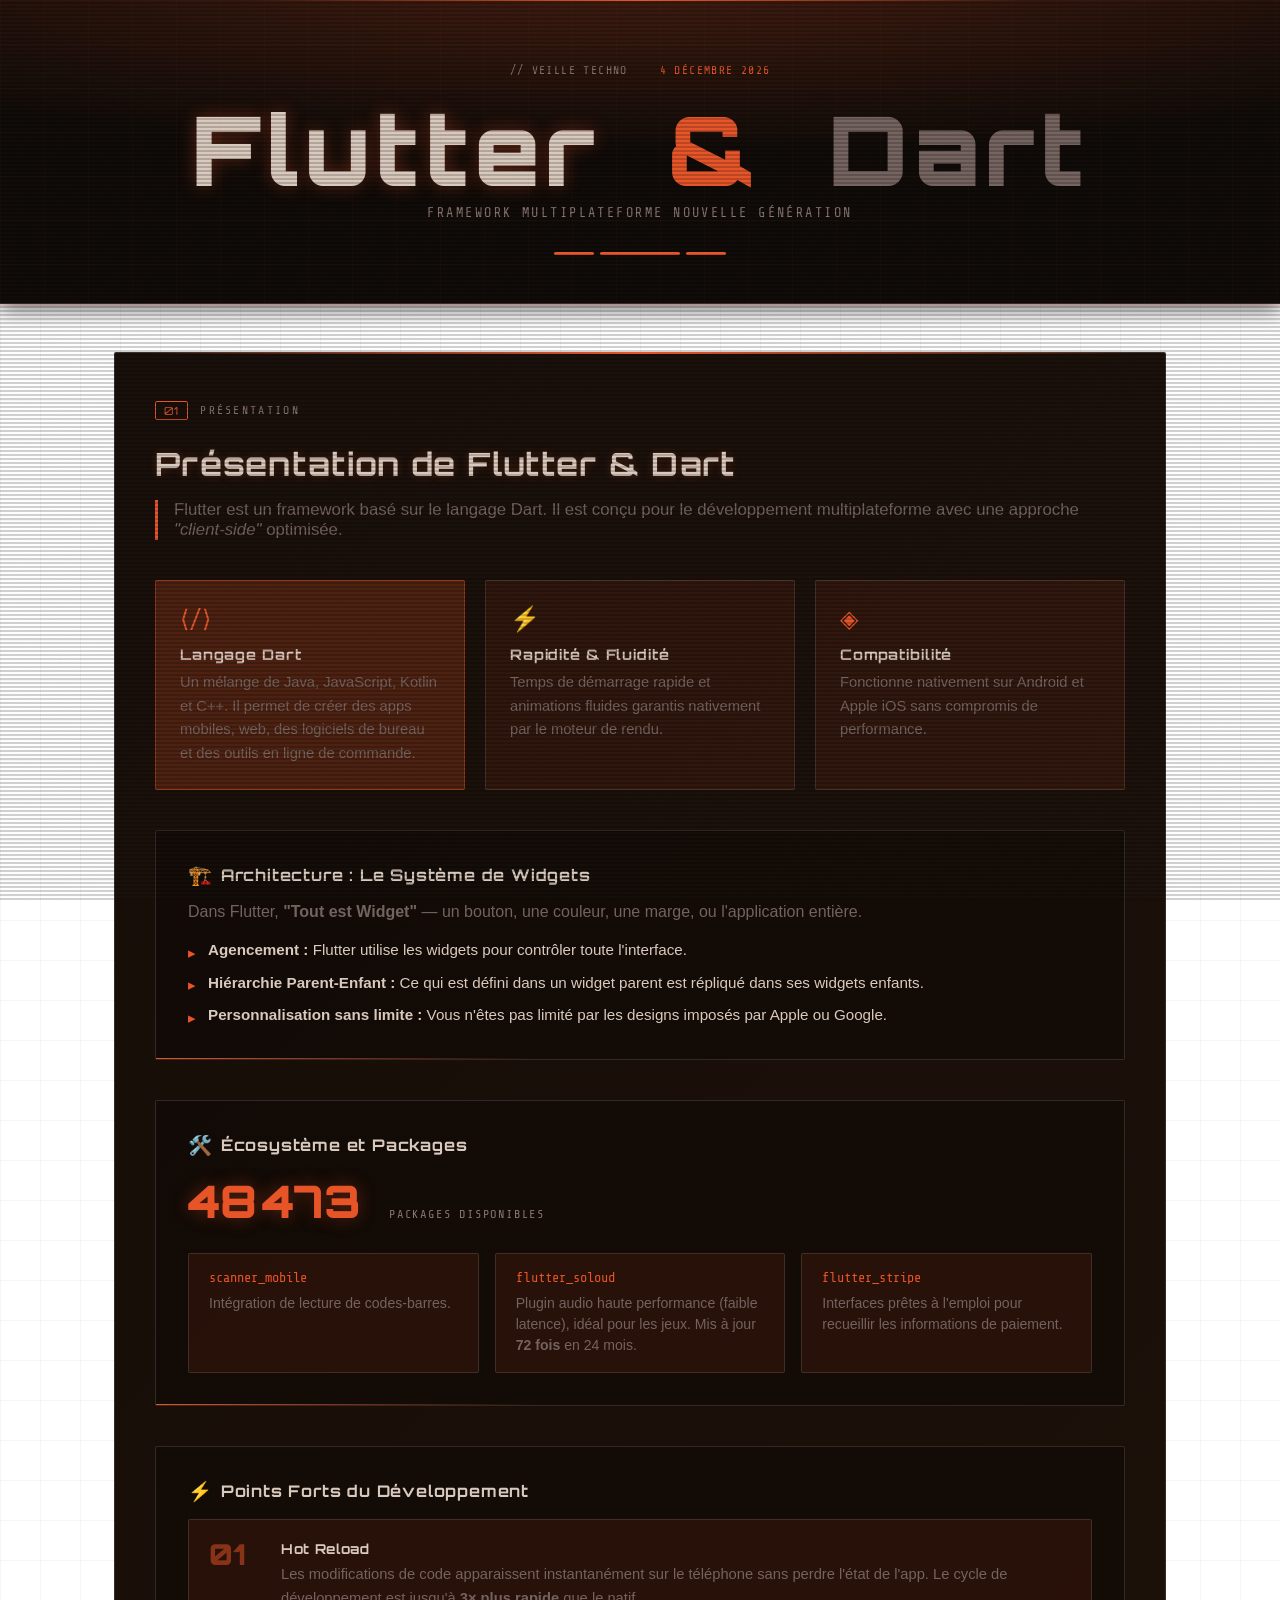
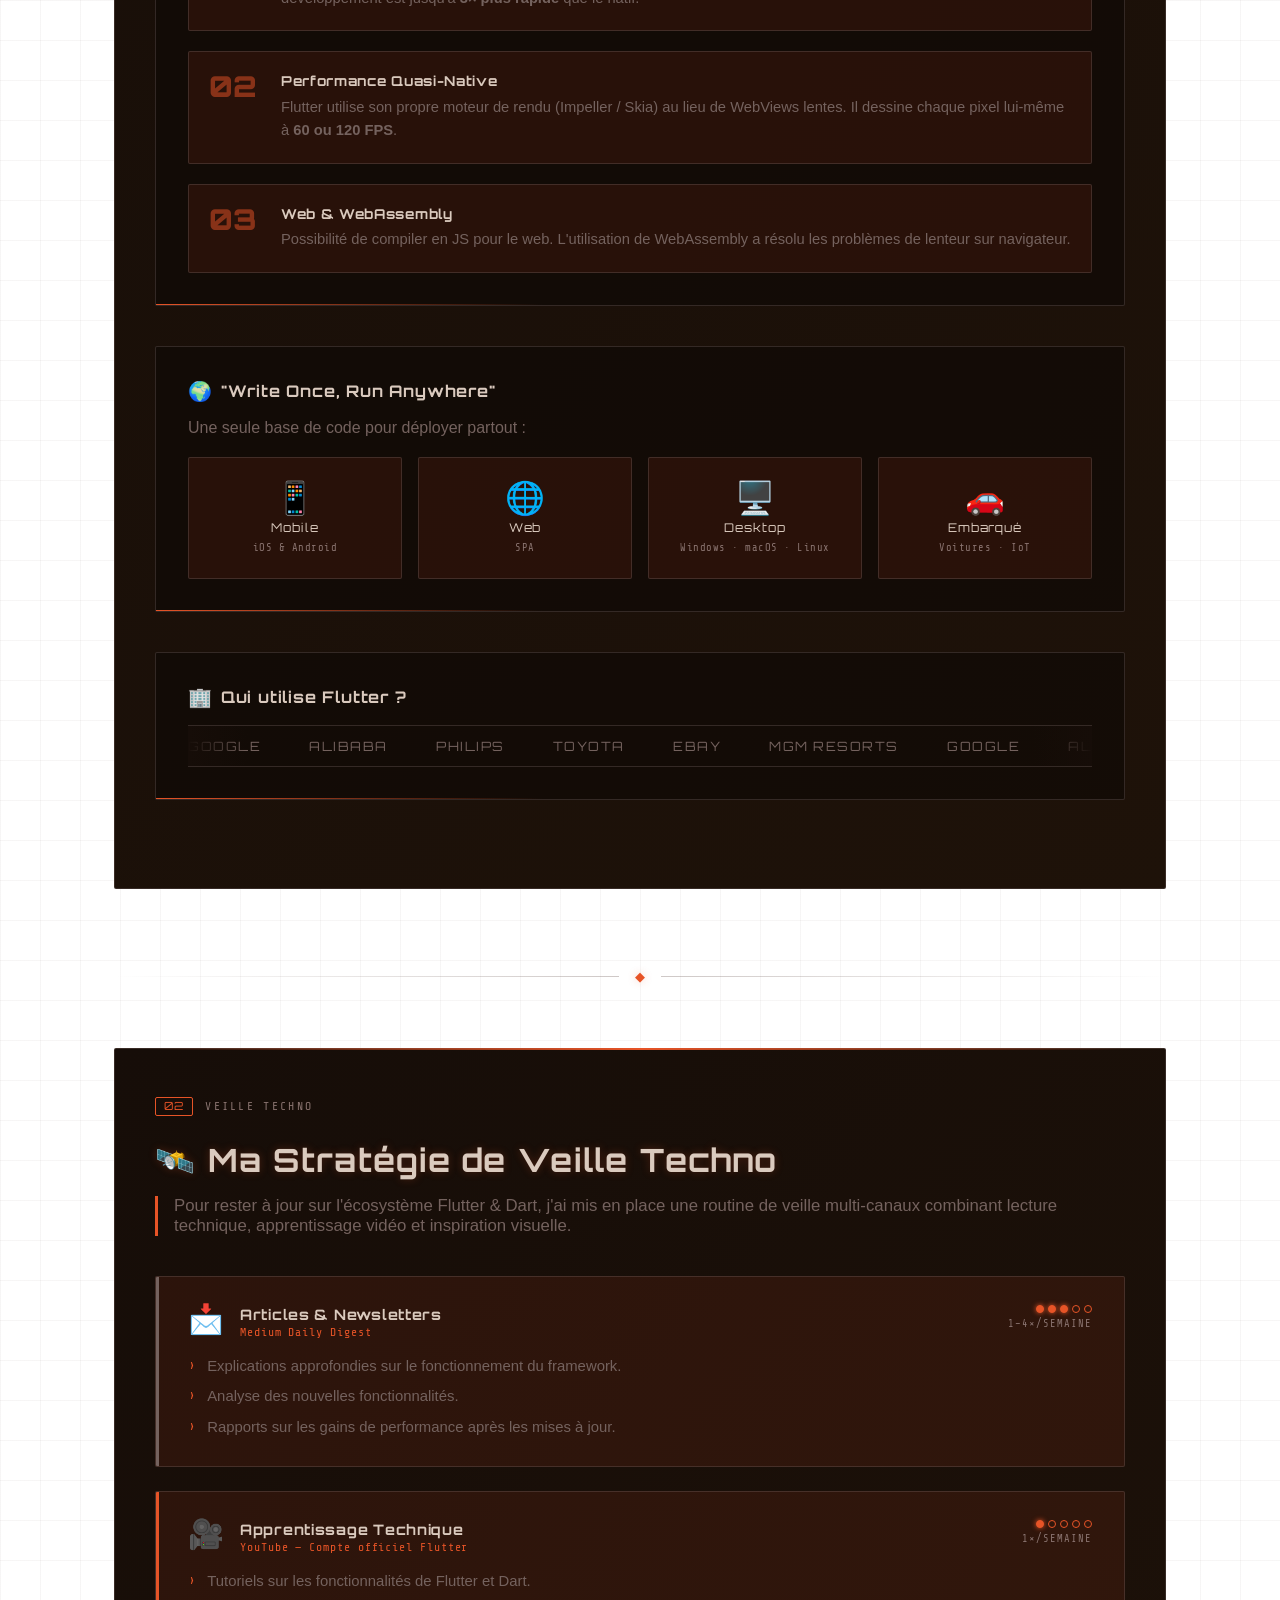
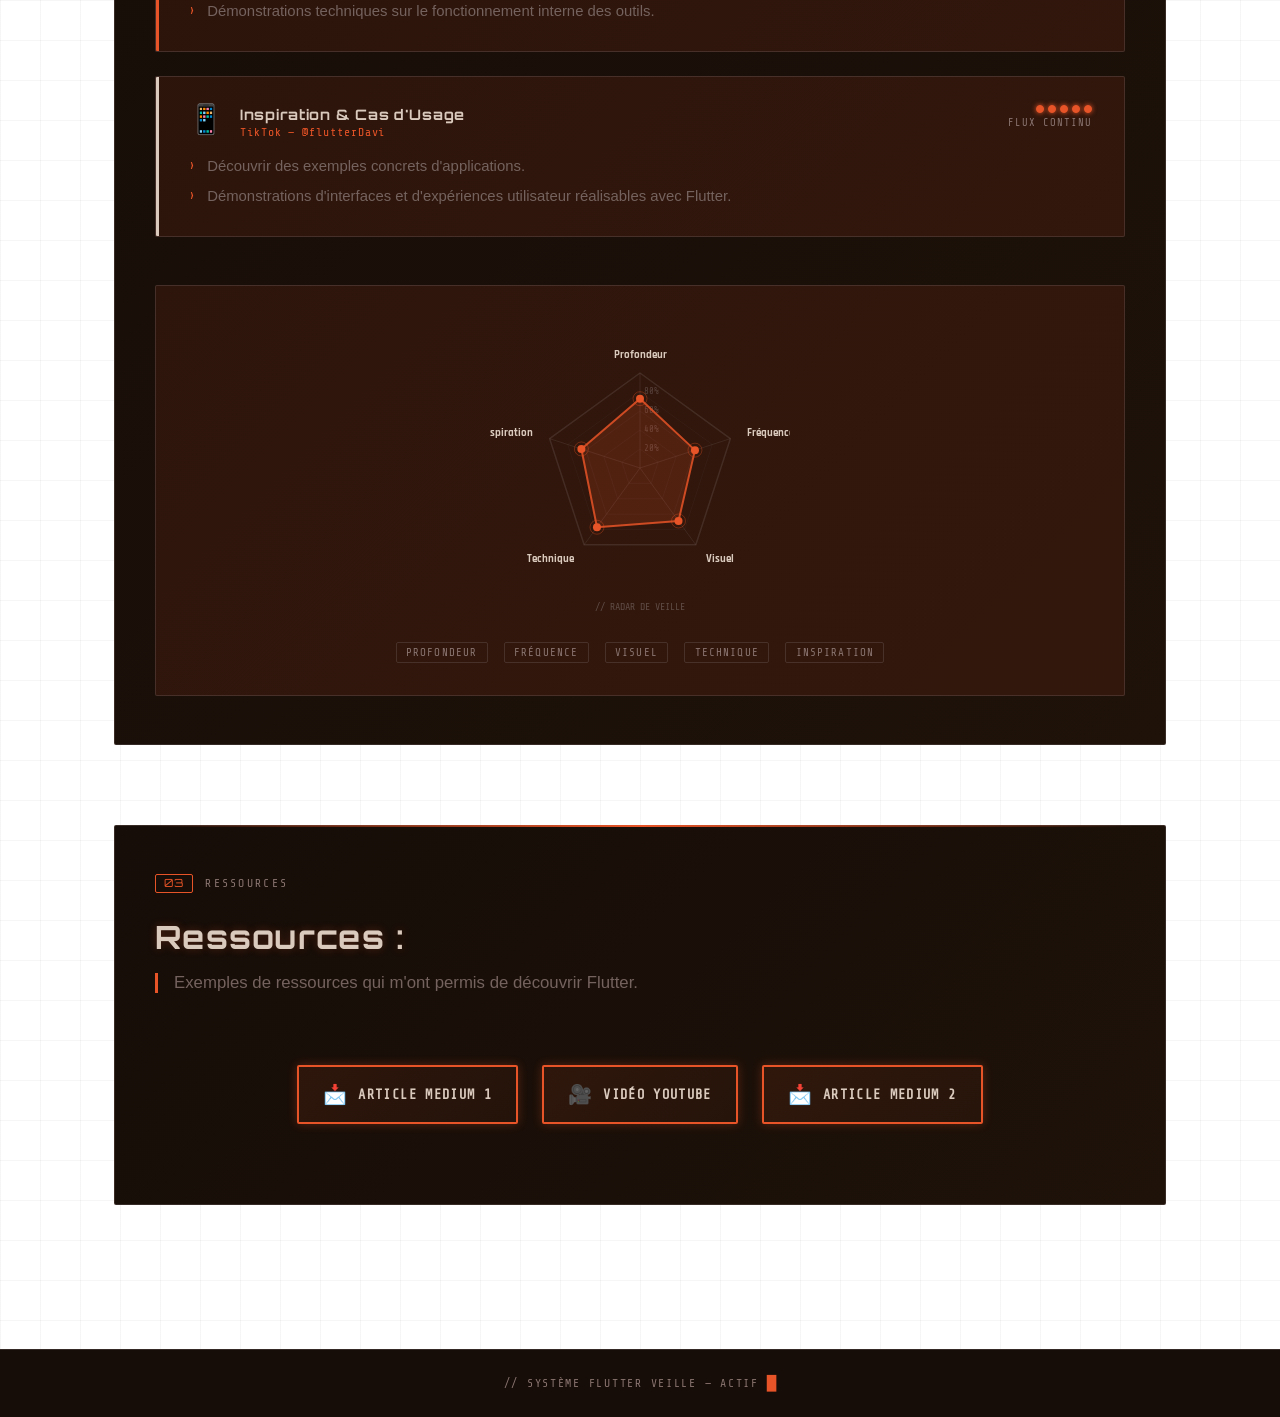
<file: veilleTech.html>
<!DOCTYPE html>
<html lang="fr">
<head>
  <meta charset="UTF-8" />
  <meta name="viewport" content="width=device-width, initial-scale=1.0" />
  <title>Flutter — Veille Technologique</title>
  <link rel="preconnect" href="https://fonts.googleapis.com" />
  <link href="https://fonts.googleapis.com/css2?family=Share+Tech+Mono&family=Orbitron:wght@400;700;900&family=Rajdhani:wght@300;400;600&display=swap" rel="stylesheet" />
  <link rel="stylesheet" href="style.css" />
</head>
<body>

  <!-- ═══════════════════════════════════════════════ SCAN LINE OVERLAY -->
  <div class="fv-scanlines" aria-hidden="true"></div>
  <div class="fv-noise" aria-hidden="true"></div>

  <!-- ═══════════════════════════════════════════════ HEADER -->
  <header class="fv-header">
    <div class="fv-header__eyebrow">
      <span class="fv-header__tag">// VEILLE TECHNO</span>
      <span class="fv-header__date" id="fv-live-date"></span>
    </div>
    <h1 class="fv-header__title">
      <span class="fv-header__flutter">Flutter</span>
      <span class="fv-header__amp">&</span>
      <span class="fv-header__dart">Dart</span>
    </h1>
    <p class="fv-header__subtitle">Framework multiplateforme nouvelle génération</p>
    <div class="fv-header__line" aria-hidden="true">
      <span></span><span></span><span></span>
    </div>
  </header>

  <!-- ═══════════════════════════════════════════════ MAIN -->
  <main class="fv-main">

    <!-- ─── SECTION 1 : PRÉSENTATION FLUTTER ─── -->
    <section class="fv-section fv-section--flutter" id="fv-flutter-presentation">

      <div class="fv-section__label">
        <span class="fv-section__index">01</span>
        <span class="fv-section__name">PRÉSENTATION</span>
      </div>

      <h2 class="fv-section__title">Présentation de Flutter &amp; Dart</h2>
      <p class="fv-section__intro">
        Flutter est un framework basé sur le langage Dart. Il est conçu pour le développement
        multiplateforme avec une approche <em>"client-side"</em> optimisée.
      </p>

      <!-- BLOC INTRO DART -->
      <div class="fv-card-grid">
        <article class="fv-card fv-card--highlight">
          <div class="fv-card__icon">⟨/⟩</div>
          <h3 class="fv-card__title">Langage Dart</h3>
          <p class="fv-card__body">Un mélange de Java, JavaScript, Kotlin et C++. Il permet de créer des apps mobiles, web, des logiciels de bureau et des outils en ligne de commande.</p>
        </article>
        <article class="fv-card">
          <div class="fv-card__icon">⚡</div>
          <h3 class="fv-card__title">Rapidité &amp; Fluidité</h3>
          <p class="fv-card__body">Temps de démarrage rapide et animations fluides garantis nativement par le moteur de rendu.</p>
        </article>
        <article class="fv-card">
          <div class="fv-card__icon">◈</div>
          <h3 class="fv-card__title">Compatibilité</h3>
          <p class="fv-card__body">Fonctionne nativement sur Android et Apple iOS sans compromis de performance.</p>
        </article>
      </div>

      <!-- ARCHITECTURE WIDGETS -->
      <div class="fv-bloc fv-bloc--arch">
        <h3 class="fv-bloc__title"><span class="fv-bloc__icon">🏗️</span> Architecture : Le Système de Widgets</h3>
        <p class="fv-bloc__lead">Dans Flutter, <strong>"Tout est Widget"</strong> — un bouton, une couleur, une marge, ou l'application entière.</p>
        <ul class="fv-list">
          <li class="fv-list__item">
            <span class="fv-list__bullet">▸</span>
            <span><strong>Agencement :</strong> Flutter utilise les widgets pour contrôler toute l'interface.</span>
          </li>
          <li class="fv-list__item">
            <span class="fv-list__bullet">▸</span>
            <span><strong>Hiérarchie Parent-Enfant :</strong> Ce qui est défini dans un widget parent est répliqué dans ses widgets enfants.</span>
          </li>
          <li class="fv-list__item">
            <span class="fv-list__bullet">▸</span>
            <span><strong>Personnalisation sans limite :</strong> Vous n'êtes pas limité par les designs imposés par Apple ou Google.</span>
          </li>
        </ul>
      </div>

      <!-- ÉCOSYSTÈME PACKAGES -->
      <div class="fv-bloc fv-bloc--packages">
        <h3 class="fv-bloc__title"><span class="fv-bloc__icon">🛠️</span> Écosystème et Packages</h3>
        <div class="fv-counter-display">
          <span class="fv-counter__num" id="fv-package-count">0</span>
          <span class="fv-counter__label">packages disponibles</span>
        </div>
        <div class="fv-packages-grid">
          <div class="fv-package">
            <code class="fv-package__name">scanner_mobile</code>
            <p class="fv-package__desc">Intégration de lecture de codes-barres.</p>
          </div>
          <div class="fv-package">
            <code class="fv-package__name">flutter_soloud</code>
            <p class="fv-package__desc">Plugin audio haute performance (faible latence), idéal pour les jeux. Mis à jour <strong>72 fois</strong> en 24 mois.</p>
          </div>
          <div class="fv-package">
            <code class="fv-package__name">flutter_stripe</code>
            <p class="fv-package__desc">Interfaces prêtes à l'emploi pour recueillir les informations de paiement.</p>
          </div>
        </div>
      </div>

      <!-- POINTS FORTS -->
      <div class="fv-bloc fv-bloc--strengths">
        <h3 class="fv-bloc__title"><span class="fv-bloc__icon">⚡</span> Points Forts du Développement</h3>
        <ol class="fv-strengths-list">
          <li class="fv-strength">
            <span class="fv-strength__num">01</span>
            <div class="fv-strength__content">
              <h4 class="fv-strength__name">Hot Reload</h4>
              <p>Les modifications de code apparaissent instantanément sur le téléphone sans perdre l'état de l'app. Le cycle de développement est jusqu'à <strong>3× plus rapide</strong> que le natif.</p>
            </div>
          </li>
          <li class="fv-strength">
            <span class="fv-strength__num">02</span>
            <div class="fv-strength__content">
              <h4 class="fv-strength__name">Performance Quasi-Native</h4>
              <p>Flutter utilise son propre moteur de rendu (Impeller / Skia) au lieu de WebViews lentes. Il dessine chaque pixel lui-même à <strong>60 ou 120 FPS</strong>.</p>
            </div>
          </li>
          <li class="fv-strength">
            <span class="fv-strength__num">03</span>
            <div class="fv-strength__content">
              <h4 class="fv-strength__name">Web &amp; WebAssembly</h4>
              <p>Possibilité de compiler en JS pour le web. L'utilisation de WebAssembly a résolu les problèmes de lenteur sur navigateur.</p>
            </div>
          </li>
        </ol>
      </div>

      <!-- WRITE ONCE RUN ANYWHERE -->
      <div class="fv-bloc fv-bloc--platforms">
        <h3 class="fv-bloc__title"><span class="fv-bloc__icon">🌍</span> "Write Once, Run Anywhere"</h3>
        <p class="fv-bloc__lead">Une seule base de code pour déployer partout :</p>
        <div class="fv-platforms-grid">
          <div class="fv-platform">
            <span class="fv-platform__icon">📱</span>
            <span class="fv-platform__name">Mobile</span>
            <span class="fv-platform__detail">iOS &amp; Android</span>
          </div>
          <div class="fv-platform">
            <span class="fv-platform__icon">🌐</span>
            <span class="fv-platform__name">Web</span>
            <span class="fv-platform__detail">SPA</span>
          </div>
          <div class="fv-platform">
            <span class="fv-platform__icon">🖥️</span>
            <span class="fv-platform__name">Desktop</span>
            <span class="fv-platform__detail">Windows · macOS · Linux</span>
          </div>
          <div class="fv-platform">
            <span class="fv-platform__icon">🚗</span>
            <span class="fv-platform__name">Embarqué</span>
            <span class="fv-platform__detail">Voitures · IoT</span>
          </div>
        </div>
      </div>

      <!-- QUI UTILISE FLUTTER -->
      <div class="fv-bloc fv-bloc--users">
        <h3 class="fv-bloc__title"><span class="fv-bloc__icon">🏢</span> Qui utilise Flutter ?</h3>
        <div class="fv-companies-ticker" id="fv-ticker">
          <div class="fv-companies-ticker__track">
            <span>Google</span><span>Alibaba</span><span>Philips</span>
            <span>Toyota</span><span>eBay</span><span>MGM Resorts</span>
            <span>Google</span><span>Alibaba</span><span>Philips</span>
            <span>Toyota</span><span>eBay</span><span>MGM Resorts</span>
          </div>
        </div>
      </div>

    </section>

    <!-- ─── DIVIDER ─── -->
    <div class="fv-divider" aria-hidden="true">
      <span class="fv-divider__line"></span>
      <span class="fv-divider__symbol">◆</span>
      <span class="fv-divider__line"></span>
    </div>

    <!-- ─── SECTION 2 : STRATÉGIE DE VEILLE ─── -->
    <section class="fv-section fv-section--veille" id="fv-veille-strategie">

      <div class="fv-section__label">
        <span class="fv-section__index">02</span>
        <span class="fv-section__name">VEILLE TECHNO</span>
      </div>

      <h2 class="fv-section__title">🛰️ Ma Stratégie de Veille Techno</h2>
      <p class="fv-section__intro">
        Pour rester à jour sur l'écosystème Flutter &amp; Dart, j'ai mis en place une routine
        de veille multi-canaux combinant lecture technique, apprentissage vidéo et inspiration visuelle.
      </p>

      <!-- CANAUX DE VEILLE -->
      <div class="fv-channels">

        <!-- MEDIUM -->
        <article class="fv-channel fv-channel--medium" data-channel="medium">
          <div class="fv-channel__header">
            <span class="fv-channel__icon">📩</span>
            <div>
              <h3 class="fv-channel__title">Articles &amp; Newsletters</h3>
              <span class="fv-channel__platform">Medium Daily Digest</span>
            </div>
            <div class="fv-channel__freq">
              <span class="fv-freq__dots" data-freq="3"></span>
              <span class="fv-freq__label">1–4×/semaine</span>
            </div>
          </div>
          <ul class="fv-channel__list">
            <li>Explications approfondies sur le fonctionnement du framework.</li>
            <li>Analyse des nouvelles fonctionnalités.</li>
            <li>Rapports sur les gains de performance après les mises à jour.</li>
          </ul>
        </article>

        <!-- YOUTUBE -->
        <article class="fv-channel fv-channel--youtube" data-channel="youtube">
          <div class="fv-channel__header">
            <span class="fv-channel__icon">🎥</span>
            <div>
              <h3 class="fv-channel__title">Apprentissage Technique</h3>
              <span class="fv-channel__platform">YouTube — Compte officiel Flutter</span>
            </div>
            <div class="fv-channel__freq">
              <span class="fv-freq__dots" data-freq="1"></span>
              <span class="fv-freq__label">1×/semaine</span>
            </div>
          </div>
          <ul class="fv-channel__list">
            <li>Tutoriels sur les fonctionnalités de Flutter et Dart.</li>
            <li>Démonstrations techniques sur le fonctionnement interne des outils.</li>
          </ul>
        </article>

        <!-- TIKTOK -->
        <article class="fv-channel fv-channel--tiktok" data-channel="tiktok">
          <div class="fv-channel__header">
            <span class="fv-channel__icon">📱</span>
            <div>
              <h3 class="fv-channel__title">Inspiration &amp; Cas d'Usage</h3>
              <span class="fv-channel__platform">TikTok — @flutterDavi</span>
            </div>
            <div class="fv-channel__freq">
              <span class="fv-freq__dots" data-freq="5"></span>
              <span class="fv-freq__label">Flux continu</span>
            </div>
          </div>
          <ul class="fv-channel__list">
            <li>Découvrir des exemples concrets d'applications.</li>
            <li>Démonstrations d'interfaces et d'expériences utilisateur réalisables avec Flutter.</li>
          </ul>
        </article>

      </div>

      <!-- RADAR VISUEL -->
      <div class="fv-radar-wrap">
        <canvas class="fv-radar" id="fv-radar-canvas" width="300" height="300" aria-label="Radar de veille technologique"></canvas>
        <div class="fv-radar-legend">
          <span class="fv-radar-legend__item" data-axis="Profondeur">Profondeur</span>
          <span class="fv-radar-legend__item" data-axis="Fréquence">Fréquence</span>
          <span class="fv-radar-legend__item" data-axis="Visuel">Visuel</span>
          <span class="fv-radar-legend__item" data-axis="Technique">Technique</span>
          <span class="fv-radar-legend__item" data-axis="Inspiration">Inspiration</span>
        </div>
      </div>

    </section>

    <!-- ─── SECTION 3 : RESSOURCES RECOMMANDÉES ─── -->
    <section class="fv-section fv-section--resources" id="fv-ressources">

      <div class="fv-section__label">
        <span class="fv-section__index">03</span>
        <span class="fv-section__name">RESSOURCES</span>
      </div>

      <h2 class="fv-section__title"> Ressources :</h2>
      <p class="fv-section__intro">
        Exemples de ressources qui m'ont permis de découvrir Flutter.
      </p>

      <!-- BOUTONS DE RESSOURCES -->
      <div class="fv-resources-buttons">
        <a href="https://medium.com/@tiger.chirag/a8a5a310e240" target="_blank" rel="noopener noreferrer" class="fv-btn fv-btn--medium">
          <span class="fv-btn__icon">📩</span>
          <span class="fv-btn__text">Article Medium 1</span>
        </a>
        <a href="https://www.youtube.com/watch?v=CIfLE0CShbg" target="_blank" rel="noopener noreferrer" class="fv-btn fv-btn--youtube">
          <span class="fv-btn__icon">🎥</span>
          <span class="fv-btn__text">Vidéo YouTube</span>
        </a>
        <a href="https://medium.com/@yurinovicow/does-google-plan-to-abandon-flutter-and-should-we-worry-91b957a3ca25" target="_blank" rel="noopener noreferrer" class="fv-btn fv-btn--medium">
          <span class="fv-btn__icon">📩</span>
          <span class="fv-btn__text">Article Medium 2</span>
        </a>
      </div>

    </section>

  </main>

  <!-- ═══════════════════════════════════════════════ FOOTER -->
  <footer class="fv-footer">
    <span class="fv-footer__text">// SYSTÈME FLUTTER VEILLE — ACTIF</span>
    <span class="fv-footer__blink">█</span>
  </footer>

  <script src="flutter-veille.js"></script>
  <script src="flutter-radar.js"></script>
</body>
</html>
</file>
<file: style.css>
/* =============================================
   style.css
   ============================================= */

@import url('https://fonts.googleapis.com/css2?family=Special+Elite&family=Share+Tech+Mono&family=Orbitron:wght@400;700;900&display=swap');

* {
  box-sizing: border-box;
  margin: 0;
  padding: 0;
}

a { text-decoration: none; }

/* ── Variables ── */
:root {
  --accent-start : #e0f2fe;
  --accent-mid   : #60a5fa;
  --accent-end   : #1e3a8a;
  --orange       : #e75427;

  /* ── Variables Flutter Veille (préfixées fv-) ── */
  --fv-warm:      #74625e;
  --fv-cream:     #dacabe;
  --fv-rust:      #6b2e14;
  --fv-ember:     rgba(231, 84, 39, 0.10);
  --fv-ember-mid: rgba(231, 84, 39, 0.25);
  --fv-ember-hi:  rgba(231, 84, 39, 0.70);
  --fv-ember-full:#e75427;
  --fv-bg:        #0e0906;
  --fv-bg2:       #160d08;
  --fv-bg3:       #1e1209;
  --fv-text:      #dacabe;
  --fv-muted:     #8a7470;
  --fv-border:    rgba(116, 98, 94, 0.35);

  --fv-font-mono: 'Share Tech Mono', monospace;
  --fv-font-head: 'Orbitron', monospace;
  --fv-font-body: 'Rajdhani', sans-serif;

  --fv-radius:    2px;
  --fv-glow:      0 0 18px rgba(231, 84, 39, 0.35);
  --fv-glow-sm:   0 0 8px  rgba(231, 84, 39, 0.25);

  /* ── Variables rétro-futuriste portfolio ── */
  --rf-bg:        #0e0906;
  --rf-border:    rgba(116, 98, 94, 0.4);
  --rf-orange:    #e75427;
  --rf-cream:     #dacabe;
  --rf-warm:      #74625e;
  --rf-glow:      0 0 20px rgba(231, 84, 39, 0.3);
  --rf-glow-lg:   0 0 50px rgba(231, 84, 39, 0.15);
}

/* ── Base PORTFOLIO ── */
body {
  min-height: 100vh;
  background-color: white;
  font-family: Arial, Helvetica, sans-serif;
  color: #0b1220;
  background-image:
    linear-gradient(rgba(116, 98, 94, 0.06) 1px, transparent 1px),
    linear-gradient(90deg, rgba(116, 98, 94, 0.06) 1px, transparent 1px);
  background-size: 40px 40px;
}

/* ══════════════════════════════════════
   HEADER — RÉTRO-FUTURISTE
══════════════════════════════════════ */
header {
  position: sticky;
  top: 0;
  z-index: 1000;
  background: linear-gradient(180deg, #1a0d08 0%, #0e0906 100%);
  border-bottom: 1px solid var(--rf-border);
  box-shadow:
    0 2px 0 rgba(231, 84, 39, 0.15),
    0 4px 20px rgba(0, 0, 0, 0.6);
  background-image:
    repeating-linear-gradient(
      to bottom,
      transparent 0px,
      transparent 3px,
      rgba(0,0,0,0.08) 3px,
      rgba(0,0,0,0.08) 4px
    ),
    linear-gradient(180deg, #1a0d08 0%, #0e0906 100%);
}

header::before {
  content: '';
  position: absolute;
  top: 0;
  left: 0;
  right: 0;
  height: 2px;
  background: linear-gradient(90deg, transparent, var(--rf-orange), transparent);
  z-index: 1;
}

header::after {
  content: '';
  pointer-events: none;
  position: absolute;
  inset: 0;
  z-index: 0;
  background-image:
    linear-gradient(rgba(231,84,39,0.03) 1px, transparent 1px),
    linear-gradient(90deg, rgba(231,84,39,0.03) 1px, transparent 1px);
  background-size: 44px 44px;
}

.container {
  display: flex;
  justify-content: space-between;
  align-items: center;
  max-width: 1200px;
  margin: 0 auto;
  padding: 0.5rem 1rem;
  gap: 1rem;
  position: relative;
  z-index: 2;
}

nav ul {
  list-style: none;
  display: flex;
  gap: 20px;
  align-items: center;
}
nav li  { margin: 0; }
nav a   {
  color: var(--rf-cream);
  font-family: 'Share Tech Mono', monospace;
  font-size: 0.78rem;
  letter-spacing: 0.2em;
  text-transform: uppercase;
  font-weight: 500;
  position: relative;
  padding-bottom: 3px;
  transition: color 0.25s ease, text-shadow 0.25s ease;
}

nav a::after {
  content: '';
  position: absolute;
  bottom: 0; left: 50%;
  width: 0;
  height: 1px;
  background: var(--rf-orange);
  box-shadow: 0 0 6px var(--rf-orange);
  border-radius: 2px;
  transition: width 0.3s ease, left 0.3s ease;
}
nav a:hover {
  color: var(--rf-orange);
  text-shadow: 0 0 12px rgba(231, 84, 39, 0.6);
}
nav a:hover::after { width: 100%; left: 0; }

nav .cta::after { display: none !important; }
nav .cta:hover  { color: #0e0906; }

.cta::before {
  display: none !important; /* désactive l'animation de surcouche */
}

@keyframes gradientFlow {
  0%   { background-position: 0% 50%; }
  50%  { background-position: 100% 50%; }
  100% { background-position: 0% 50%; }
}

@keyframes ctaGlow {
  0%, 100% { box-shadow: 0 0 10px rgba(231,84,39,0.3), inset 0 0 10px rgba(231,84,39,0.05); }
  50%       { box-shadow: 0 0 22px rgba(231,84,39,0.6), inset 0 0 15px rgba(231,84,39,0.1); }
}

.cta {
  display: inline-block;
  vertical-align: middle;
  padding: 7px 16px;
  border-radius: 2px;
  border: 1px solid var(--rf-orange);
  background: linear-gradient(135deg, rgba(231,84,39,0.15), rgba(231,84,39,0.05));
  margin-right: 10px;
  box-shadow: none !important;
  animation: none !important;
  color: var(--rf-cream);
  font-family: 'Share Tech Mono', monospace;
  font-size: 0.72rem;
  letter-spacing: 0.22em;
  text-transform: uppercase;
  font-weight: 400;
  position: relative;
  overflow: hidden;
  transition: background 0.25s, color 0.25s;
  box-decoration-break: slice;
  line-height: 1.2;
}

.cta::before {
  content: '';
  position: absolute;
  inset: 0;
  display: none; /* supprimé : un seul rectangle par bouton */
  background: linear-gradient(90deg, transparent 0%, rgba(231,84,39,0.12) 50%, transparent 100%);
  transform: translateX(-100%);
  animation: ctaScan 3s ease-in-out infinite 1.5s;
}
@keyframes ctaScan {
  0%   { transform: translateX(-100%); }
  60%  { transform: translateX(100%); }
  100% { transform: translateX(100%); }
}

.cta:hover {
  background: var(--rf-orange);
  color: #0e0906;
}

.logo {
  width: 50px; height: 50px;
  background-color: #1a0d08;
  color: var(--rf-orange);
  font-family: 'Orbitron', monospace;
  font-weight: 900;
  font-size: 1.2rem;
  border-radius: 2px;
  border: 1px solid var(--rf-border);
  box-shadow: var(--fv-glow-sm), inset 0 0 15px rgba(231,84,39,0.05);
  display: flex;
  align-items: center;
  justify-content: center;
  margin-right: 10px;
  position: relative;
}
.logo::before, .logo::after {
  content: '';
  position: absolute;
  width: 8px; height: 8px;
  border-color: var(--rf-orange);
  border-style: solid;
}
.logo::before { top: -1px; left: -1px; border-width: 2px 0 0 2px; }
.logo::after  { bottom: -1px; right: -1px; border-width: 0 2px 2px 0; }

.title {
  color: var(--rf-cream);
  font-family: 'Orbitron', monospace;
  font-size: 1rem;
  letter-spacing: 0.1em;
  text-transform: uppercase;
}
#site-sub {
  font-family: 'Share Tech Mono', monospace;
  font-size: 0.7rem;
  color: var(--rf-warm);
  letter-spacing: 0.15em;
  text-transform: uppercase;
}

.menu-toggle {
  display: none;
  background: rgba(231,84,39,0.05);
  border: 1px solid rgba(116, 98, 94, 0.5);
  padding: 8px 10px;
  border-radius: 2px;
  cursor: pointer;
  color: var(--rf-cream);
  font-size: 1.2rem;
  z-index: 2001;
  position: relative;
  transition: border-color 0.2s, color 0.2s, box-shadow 0.2s;
}
.menu-toggle:hover {
  border-color: var(--orange);
  color: var(--orange);
  box-shadow: var(--fv-glow-sm);
}

/* ══════════════════════════════════════
   NAV OVERLAY — PLEIN ÉCRAN RÉTRO-FUTURISTE
══════════════════════════════════════ */
.nav-overlay {
  visibility: hidden;
  pointer-events: none;
  position: fixed;
  inset: 0;
  z-index: 2000;
  background:
    radial-gradient(ellipse 70% 45% at 50% -5%, rgba(231,84,39,0.22), transparent 55%),
    linear-gradient(170deg, #0e0906 0%, #160d08 55%, #1e1209 100%);
  display: flex;
  flex-direction: column;
  align-items: center;
  justify-content: center;
  overflow: hidden;
  opacity: 0;
  transform: translateY(-8px);
  transition: opacity 0.3s ease, transform 0.3s ease, visibility 0s linear 0.3s;
}

.nav-overlay.is-open {
  visibility: visible;
  pointer-events: auto;
  opacity: 1;
  transform: translateY(0);
  transition: opacity 0.3s ease, transform 0.3s ease, visibility 0s linear 0s;
}

.nav-overlay::before {
  content: '';
  pointer-events: none;
  position: absolute;
  inset: 0;
  z-index: 0;
  background: repeating-linear-gradient(
    to bottom,
    transparent 0px,
    transparent 3px,
    rgba(0,0,0,0.12) 3px,
    rgba(0,0,0,0.12) 4px
  );
}

.nav-overlay::after {
  content: '';
  position: absolute;
  top: 0;
  left: 8%;
  right: 8%;
  height: 2px;
  background: linear-gradient(90deg, transparent, var(--orange), transparent);
  z-index: 1;
}

.nav-overlay__grid {
  pointer-events: none;
  position: absolute;
  inset: 0;
  z-index: 0;
  background-image:
    linear-gradient(rgba(231,84,39,0.04) 1px, transparent 1px),
    linear-gradient(90deg, rgba(231,84,39,0.04) 1px, transparent 1px);
  background-size: 44px 44px;
}

.nav-overlay__tag {
  position: absolute;
  top: 1.4rem;
  left: 1.4rem;
  font-family: 'Share Tech Mono', monospace;
  font-size: 0.62rem;
  color: rgba(231, 84, 39, 0.4);
  letter-spacing: 0.22em;
  text-transform: uppercase;
  z-index: 2;
}
.nav-overlay__tag::after {
  content: '█';
  margin-left: 4px;
  animation: nav-cursor 1s step-start infinite;
}
@keyframes nav-cursor {
  0%, 100% { opacity: 1; }
  50%       { opacity: 0; }
}

.nav-overlay__close {
  position: absolute;
  top: 0.9rem;
  right: 1rem;
  background: none;
  border: 1px solid rgba(231, 84, 39, 0.35);
  color: rgba(231, 84, 39, 0.6);
  font-family: 'Share Tech Mono', monospace;
  font-size: 0.95rem;
  width: 38px;
  height: 38px;
  border-radius: 4px;
  cursor: pointer;
  display: flex;
  align-items: center;
  justify-content: center;
  z-index: 2;
  transition: background 0.2s, color 0.2s, box-shadow 0.2s;
}
.nav-overlay__close:hover {
  background: var(--orange);
  color: #fff;
  box-shadow: 0 0 14px rgba(231,84,39,0.6);
}

.nav-overlay__list {
  list-style: none;
  padding: 0;
  margin: 0;
  display: flex;
  flex-direction: column;
  align-items: stretch;
  width: min(420px, 88vw);
  position: relative;
  z-index: 2;
}

.nav-overlay__item {
  border-top: 1px solid rgba(116, 98, 94, 0.18);
}
.nav-overlay__item:last-child {
  border-bottom: 1px solid rgba(116, 98, 94, 0.18);
}

.nav-overlay__link {
  display: flex;
  align-items: center;
  gap: 1rem;
  padding: 1rem 0.5rem 1rem 0;
  font-family: 'Share Tech Mono', monospace;
  font-size: clamp(0.95rem, 4vw, 1.15rem);
  letter-spacing: 0.22em;
  text-transform: uppercase;
  color: #dacabe;
  text-decoration: none;
  position: relative;
  transition: color 0.2s, padding-left 0.2s;
  width: 100%;
}

.nav-overlay__link::before {
  content: attr(data-index);
  font-size: 0.58rem;
  color: rgba(231, 84, 39, 0.35);
  letter-spacing: 0.08em;
  min-width: 3ch;
  flex-shrink: 0;
  text-align: right;
  transition: color 0.2s;
}

.nav-overlay__link::after {
  content: '';
  position: absolute;
  right: 0;
  color: var(--orange);
  font-size: 0.65rem;
  opacity: 0;
  transition: opacity 0.15s;
}

.nav-overlay__link:hover,
.nav-overlay__link:focus {
  color: var(--orange);
  padding-left: 0.5rem;
  outline: none;
}
.nav-overlay__link:hover::before { color: var(--orange); }
.nav-overlay__link:hover::after {
  content: '▶';
  opacity: 1;
  animation: nav-cursor 0.7s step-start infinite;
}

.nav-overlay__sep {
  display: flex;
  align-items: center;
  gap: 0.6rem;
  margin: 0.5rem 0;
  opacity: 0.35;
}
.nav-overlay__sep::before,
.nav-overlay__sep::after {
  content: '';
  flex: 1;
  height: 1px;
  background: var(--orange);
}
.nav-overlay__sep span {
  font-family: 'Share Tech Mono', monospace;
  font-size: 0.55rem;
  color: var(--orange);
  letter-spacing: 0.2em;
}

.nav-overlay__footer {
  position: absolute;
  bottom: 1.4rem;
  left: 0; right: 0;
  display: flex;
  justify-content: center;
  align-items: center;
  gap: 0.5rem;
  font-family: 'Share Tech Mono', monospace;
  font-size: 0.58rem;
  color: rgba(116, 98, 94, 0.35);
  letter-spacing: 0.22em;
  text-transform: uppercase;
  z-index: 2;
}
.nav-overlay__footer em {
  font-style: normal;
  color: var(--orange);
  animation: nav-cursor 1.4s step-start infinite;
}

.nav-overlay__bottom-line {
  position: absolute;
  bottom: 0;
  left: 8%;
  right: 8%;
  height: 2px;
  background: linear-gradient(90deg, transparent, rgba(231,84,39,0.4), transparent);
  z-index: 1;
}

/* ══════════════════════════════════════
   HERO — PORTFOLIO RÉTRO-FUTURISTE
══════════════════════════════════════ */
.Menu {
  padding-top: 10%;
  padding-bottom: 14%;
  position: relative;
  overflow: hidden;
  background:
    radial-gradient(ellipse 90% 60% at 50% -5%, rgba(231,84,39,0.18), transparent 55%),
    linear-gradient(180deg, #1a0d08 0%, #0e0906 60%, #160d08 100%);
}

.Menu::before {
  content: '';
  pointer-events: none;
  position: absolute;
  inset: 0;
  z-index: 1;
  background: repeating-linear-gradient(
    to bottom,
    transparent 0px,
    transparent 3px,
    rgba(0,0,0,0.10) 3px,
    rgba(0,0,0,0.10) 4px
  );
}

.Menu::after {
  content: '';
  pointer-events: none;
  position: absolute;
  inset: 0;
  z-index: 1;
  background-image:
    linear-gradient(rgba(231,84,39,0.05) 1px, transparent 1px),
    linear-gradient(90deg, rgba(231,84,39,0.05) 1px, transparent 1px);
  background-size: 44px 44px;
}

#Pfolio {
  text-align: center;
  display: flex;
  justify-content: center;
  align-items: center;
  position: relative;
  z-index: 2;
}

#Portfolio {
  font-family: 'Orbitron', monospace;
  font-size: clamp(2rem, 6vw, 5.5rem);
  font-weight: 900;
  letter-spacing: 0.22em;
  text-transform: uppercase;
  color: var(--rf-cream);
  text-shadow:
    0 0 30px rgba(231,84,39,0.5),
    0 0 80px rgba(231,84,39,0.2);

  width: fit-content;
  padding: 2rem 3.5rem;
  position: relative;

  border: 1px solid var(--rf-orange);
  box-shadow:
    0 0 0 1px rgba(231,84,39,0.2),
    0 0 30px rgba(231,84,39,0.15),
    inset 0 0 30px rgba(231,84,39,0.04);

  animation: heroFloat 6s ease-in-out infinite alternate, heroPulse 4s ease-in-out infinite;
}

#Portfolio::before {
  content: "";
  position: absolute;
  top: 10px; left: 10px;
  right: -10px; bottom: -10px;
  border: 1px solid rgba(231,84,39,0.35);
  box-shadow: 0 0 20px rgba(231,84,39,0.08);
  animation: heroFrameShift 6s ease-in-out infinite alternate-reverse;
  pointer-events: none;
  z-index: -1;
}

#Portfolio::after {
  content: "";
  position: absolute;
  inset: -1px;
  background:
    linear-gradient(var(--rf-orange), var(--rf-orange)) top left / 18px 2px no-repeat,
    linear-gradient(var(--rf-orange), var(--rf-orange)) top left / 2px 18px no-repeat,
    linear-gradient(var(--rf-orange), var(--rf-orange)) top right / 18px 2px no-repeat,
    linear-gradient(var(--rf-orange), var(--rf-orange)) top right / 2px 18px no-repeat,
    linear-gradient(var(--rf-orange), var(--rf-orange)) bottom left / 18px 2px no-repeat,
    linear-gradient(var(--rf-orange), var(--rf-orange)) bottom left / 2px 18px no-repeat,
    linear-gradient(var(--rf-orange), var(--rf-orange)) bottom right / 18px 2px no-repeat,
    linear-gradient(var(--rf-orange), var(--rf-orange)) bottom right / 2px 18px no-repeat;
  pointer-events: none;
  z-index: 1;
}

#Portfolio .hero-tag {
  display: block;
  font-family: 'Share Tech Mono', monospace;
  font-size: 0.6rem;
  color: rgba(231,84,39,0.45);
  letter-spacing: 0.3em;
  text-transform: uppercase;
  text-shadow: none;
  margin-top: 0.6rem;
  text-align: center;
}

#Portfolio .hero-cursor {
  display: inline-block;
  width: 3px;
  height: 0.85em;
  background: var(--rf-orange);
  margin-left: 6px;
  vertical-align: middle;
  box-shadow: 0 0 8px var(--rf-orange);
  animation: heroCursor 1s step-start infinite;
}

@keyframes heroCursor {
  0%, 100% { opacity: 1; }
  50%       { opacity: 0; }
}

@keyframes heroFloat {
  0%   { transform: translateY(0px); }
  100% { transform: translateY(-12px); }
}

@keyframes heroPulse {
  0%, 100% {
    text-shadow: 0 0 30px rgba(231,84,39,0.5), 0 0 80px rgba(231,84,39,0.2);
    box-shadow: 0 0 0 1px rgba(231,84,39,0.2), 0 0 30px rgba(231,84,39,0.15), inset 0 0 30px rgba(231,84,39,0.04);
  }
  50% {
    text-shadow: 0 0 50px rgba(231,84,39,0.8), 0 0 120px rgba(231,84,39,0.35);
    box-shadow: 0 0 0 1px rgba(231,84,39,0.4), 0 0 50px rgba(231,84,39,0.3), inset 0 0 40px rgba(231,84,39,0.08);
  }
}

@keyframes heroFrameShift {
  0%   { transform: translate(0px, 0px); opacity: 0.5; }
  30%  { transform: translate(3px, -2px); opacity: 0.7; }
  60%  { transform: translate(-2px, 4px); opacity: 0.4; }
  100% { transform: translate(5px, 2px); opacity: 0.6; }
}

/* ══════════════════════════════════════
   SUITE
══════════════════════════════════════ */
.Suite {
  background: linear-gradient(#dacabe, #000);
  color: #fff;
}

/* ══════════════════════════════════════
   À PROPOS
══════════════════════════════════════ */
.Apropo {
  padding: 60px 5% 40px;
}

.about-text-col {
  margin-bottom: 32px;
}
.about-label {
  text-transform: uppercase;
  letter-spacing: 3px;
  font-size: 0.72rem;
  color: var(--orange);
  margin-bottom: 8px;
}
.about-name {
  font-size: clamp(1.6rem, 3vw, 2.4rem);
  font-weight: 800;
  color: #fff;
  line-height: 1.1;
  margin-bottom: 4px;
}
.about-role {
  font-size: 0.95rem;
  color: rgba(255,255,255,0.45);
  font-style: italic;
  margin-bottom: 16px;
}
.about-divider {
  width: 80px;
  height: 3px;
  background: linear-gradient(90deg, var(--orange), transparent);
  border-radius: 2px;
}

.me {
  display: flex;
  gap: 40px;
  align-items: flex-start;
  flex-wrap: wrap;
}

#imgPresentation {
  width: auto;
  max-width: 100%;
  height: auto;
  box-shadow: -2rem 2rem 0 #000;
  display: block;
}

/* ══════════════════════════════════════
   CARTE "PROFIL" — texte défilant
══════════════════════════════════════ */
@keyframes flicker {
  0%,100% { opacity: 1; }
  92% { opacity: 1; } 93% { opacity: 0.92; } 94% { opacity: 1; }
  97% { opacity: 0.96; } 98% { opacity: 1; }
}

.card {
  position: relative;
  z-index: 2;
  width: min(800px, 88vw);
  height: min(400px,88vw);
  padding: 40px 44px 36px;
  background: linear-gradient(145deg, #1a0d08 0%, #0a0604 100%);
  border: 1px solid #6b2e14;
  box-shadow:
    0 0 0 1px #2a0e0580,
    0 0 20px rgba(231,84,39,0.1),
    0 0 60px rgba(231,84,39,0.05),
    inset 0 0 40px rgba(0, 0, 0, 0.281);
  border-radius: 4px;
  animation: flicker 8s ease-in-out infinite;
  cursor: ns-resize;
}

.card::before, .card::after,
.card-inner::before, .card-inner::after {
  content: "";
  position: absolute;
  width: 20px; height: 20px;
  border-color: var(--orange);
  border-style: solid;
}
.card::before       { top:-1px;    left:-1px;  border-width: 2px 0 0 2px; }
.card::after        { bottom:-1px; right:-1px; border-width: 0 2px 2px 0; }
.card-inner::before { top:-1px;    right:-1px; border-width: 2px 2px 0 0; }
.card-inner::after  { bottom:-1px; left:-1px;  border-width: 0 0 2px 2px; }
.card-inner { position: relative; }

.card-header {
  display: flex;
  align-items: center;
  gap: 10px;
  margin-bottom: 24px;
  padding-bottom: 12px;
  border-bottom: 1px solid rgba(231,84,39,0.2);
}

.dot {
  width: 8px; height: 8px;
  border-radius: 50%;
  background: var(--orange);
  box-shadow: 0 0 8px var(--orange);
  animation: blink 2s step-start infinite;
}
.dot:nth-child(2) { animation-delay:.4s; background:#ffaa44; box-shadow:0 0 8px #ffaa44; }
.dot:nth-child(3) { animation-delay:.8s; background:#ff4444; box-shadow:0 0 8px #ff4444; }
@keyframes blink { 0%,100%{opacity:1} 50%{opacity:0.3} }

.card-title {
  font-family: 'Share Tech Mono', monospace;
  font-size: 0.65rem;
  color: rgba(231,84,39,0.5);
  letter-spacing: 3px;
  text-transform: uppercase;
  margin-left: auto;
}

.text-viewport {
  position: relative;
  height: 160px;
  overflow: hidden;
}

.text-item {
  position: absolute;
  inset: 0;
  display: flex;
  flex-direction: column;
  justify-content: center;
  opacity: 0;
  transform: translateY(18px);
  transition: opacity 0.5s ease, transform 0.5s ease;
  pointer-events: none;
}
.text-item.active {
  opacity: 1;
  transform: translateY(0);
  pointer-events: auto;
}

.index-tag {
  font-family: 'Share Tech Mono', monospace;
  font-size: 0.62rem;
  color: rgba(231,84,39,0.45);
  letter-spacing: 2px;
  margin-bottom: 12px;
  display: block;
}

.text-item p {
  font-family: 'Special Elite', 'Courier New', monospace;
  font-size: clamp(0.9rem, 1.8vw, 1.05rem);
  line-height: 1.85;
  color: #f0cbb5;
  text-shadow: 0 0 14px rgba(231,84,39,0.3);
  letter-spacing: 0.3px;
  display: block;
}

.text-item.active p::after {
  content: "█";
  font-size: 0.8em;
  color: var(--orange);
  animation: cursor-blink 1.1s step-start infinite;
  margin-left: 4px;
}
@keyframes cursor-blink { 0%,100%{opacity:1} 50%{opacity:0} }

.card-footer {
  margin-top: 24px;
  padding-top: 12px;
  border-top: 1px solid rgba(231,84,39,0.15);
  display: flex;
  justify-content: space-between;
  align-items: center;
  font-family: 'Share Tech Mono', monospace;
  font-size: 0.6rem;
  color: rgba(231,84,39,0.35);
  letter-spacing: 2px;
}

.progress-bar {
  width: 80px; height: 3px;
  background: rgba(231,84,39,0.12);
  border-radius: 2px;
  overflow: hidden;
}
.progress-fill {
  height: 100%;
  background: linear-gradient(90deg, var(--orange), #ffaa44);
  box-shadow: 0 0 6px var(--orange);
  border-radius: 2px;
  transition: width 0.5s ease;
}

.card-nav-buttons {
  display: none;
  justify-content: center;
  align-items: center;
  gap: 14px;
  margin-top: 14px;
}

.card-nav-btn {
  background: none;
  border: 1px solid var(--orange);
  color: var(--orange);
  border-radius: 4px;
  width: 36px;
  height: 36px;
  font-size: 1rem;
  cursor: pointer;
  display: flex;
  align-items: center;
  justify-content: center;
  font-family: 'Share Tech Mono', monospace;
  transition: background 0.2s, color 0.2s, box-shadow 0.2s;
}
.card-nav-btn:hover,
.card-nav-btn:active {
  background: var(--orange);
  color: #fff;
  box-shadow: 0 0 10px rgba(231,84,39,0.5);
}
.card-nav-btn:disabled {
  opacity: 0.25;
  cursor: default;
}

.card-nav-counter {
  font-family: 'Share Tech Mono', monospace;
  font-size: 0.7rem;
  color: rgba(231, 84, 39, 0.5);
  letter-spacing: 3px;
  min-width: 5ch;
  text-align: center;
}

.scroll-hint {
  font-family: 'Share Tech Mono', monospace;
  color: rgba(231, 84, 39, 0.85);
  font-size: 0.75rem;
  margin-top: 0.8rem;
  text-align: center;
  letter-spacing: 0.05em;
}

.scroll-hint::before {
  content: '⤵';
  margin-right: 0.3rem;
}

/* ══════════════════════════════════════
   PARCOURS — RÉTRO-FUTURISTE
══════════════════════════════════════ */
.Parcours {
  margin-top: 5rem;
  padding: 10rem;
  display: flex;
  gap: 40px;
  flex-wrap: wrap;
  justify-content: center;
  align-items: center;
  perspective: 1000px;
}

.Parcours {
  position: relative;
}
.Parcours::before {
  content: '';
  pointer-events: none;
  position: absolute;
  inset: 0;
  z-index: 0;
  background-image:
    linear-gradient(rgba(231,84,39,0.04) 1px, transparent 1px),
    linear-gradient(90deg, rgba(231,84,39,0.04) 1px, transparent 1px);
  background-size: 44px 44px;
}

.etudes {
  border-radius: 2px;
  padding: 50px 40px;
  display: flex;
  align-items: center;
  justify-content: center;
  cursor: pointer;
  transition: all 0.6s cubic-bezier(0.23, 1, 0.32, 1);
  position: relative;
  overflow: hidden;
  opacity: 0;
  border: 1px solid rgba(116, 98, 94, 0.4);
  animation: float 6s ease-in-out infinite;
  z-index: 1;
}

.etudes::before {
  content: '';
  position: absolute;
  top: 0;
  left: 10%;
  right: 10%;
  height: 2px;
  z-index: 3;
  transition: opacity 0.3s;
}

.etudes .corner-tl,
.etudes .corner-tr,
.etudes .corner-bl,
.etudes .corner-br {
  position: absolute;
  width: 14px;
  height: 14px;
  border-color: rgba(218, 202, 190, 0.5);
  border-style: solid;
  z-index: 3;
  transition: border-color 0.3s;
}
.etudes .corner-tl { top: 8px;    left: 8px;    border-width: 2px 0 0 2px; }
.etudes .corner-tr { top: 8px;    right: 8px;   border-width: 2px 2px 0 0; }
.etudes .corner-bl { bottom: 8px; left: 8px;    border-width: 0 0 2px 2px; }
.etudes .corner-br { bottom: 8px; right: 8px;   border-width: 0 2px 2px 0; }

.etudes .card-tag {
  position: absolute;
  top: 14px;
  left: 20px;
  font-family: 'Share Tech Mono', monospace;
  font-size: 0.55rem;
  color: rgba(218, 202, 190, 0.35);
  letter-spacing: 0.2em;
  text-transform: uppercase;
  z-index: 3;
}

.etudes::after {
  content: '';
  pointer-events: none;
  position: absolute;
  inset: 0;
  z-index: 2;
  background: repeating-linear-gradient(
    to bottom,
    transparent 0px,
    transparent 3px,
    rgba(0,0,0,0.08) 3px,
    rgba(0,0,0,0.08) 4px
  );
}

.etudes.show       { opacity: 1; transform: translateY(0); }
#BTS.show          { transition-delay: 0.2s; }
#BUT.show          { transition-delay: 0.5s; }
#BAC.show          { transition-delay: 0.8s; }

.etudes:hover {
  transform: scale(1.05);
}
.etudes:hover .corner-tl,
.etudes:hover .corner-tr,
.etudes:hover .corner-bl,
.etudes:hover .corner-br {
  border-color: var(--rf-orange);
}

/* ── BTS ── */
#BTS {
  --glow-color: 231, 84, 39;
  background:
    radial-gradient(ellipse 80% 50% at 50% -10%, rgba(231,84,39,0.18), transparent 60%),
    linear-gradient(160deg, #1a0d08 0%, #2a1510 50%, #1a1008 100%);
  width: 300px; height: 400px;
  margin-top: 10rem;
  box-shadow:
    0 20px 40px -15px rgba(0,0,0,0.8),
    0 0 0 1px rgba(116,98,94,0.25),
    inset 0 1px 0 rgba(218,202,190,0.05);
  animation-delay: 0s;
}
#BTS::before { background: linear-gradient(90deg, transparent, rgba(147, 88, 68, 0.7), transparent); }
#BTS:hover {
  box-shadow:
    0 25px 50px -12px rgba(0,0,0,0.9),
    0 0 30px rgba(231, 84, 39, 0.25),
    0 0 0 1px rgba(231,84,39,0.4),
    inset 0 0 30px rgba(231,84,39,0.05);
}

/* ── BUT ── */
#BUT {
  --glow-color: 116, 98, 94;
  background:
    radial-gradient(ellipse 80% 50% at 50% -10%, rgba(116,98,94,0.22), transparent 60%),
    linear-gradient(160deg, #0e1214 0%, #141e20 50%, #0c1214 100%);
  width: 300px; height: 400px;
  margin-top: 15rem;
  box-shadow:
    0 20px 40px -15px rgba(0,0,0,0.8),
    0 0 0 1px rgba(106,134,139,0.25),
    inset 0 1px 0 rgba(218,202,190,0.05);
  animation-delay: 0.2s;
}
#BUT::before { background: linear-gradient(90deg, transparent, rgba(106,134,139,0.7), transparent); }
#BUT:hover {
  box-shadow:
    0 25px 50px -12px rgba(0,0,0,0.9),
    0 0 30px rgba(106, 134, 139, 0.25),
    0 0 0 1px rgba(106,134,139,0.5),
    inset 0 0 30px rgba(106,134,139,0.05);
}
#BUT .corner-tl,
#BUT .corner-tr,
#BUT .corner-bl,
#BUT .corner-br { border-color: rgba(106,134,139,0.4); }
#BUT:hover .corner-tl,
#BUT:hover .corner-tr,
#BUT:hover .corner-bl,
#BUT:hover .corner-br { border-color: #6a868b; }

/* ── BAC ── */
#BAC {
  --glow-color: 158, 132, 130;
  background:
    radial-gradient(ellipse 80% 50% at 50% -10%, rgba(107,46,20,0.3), transparent 60%),
    linear-gradient(160deg, #130a08 0%, #1e0e0a 50%, #130a08 100%);
  width: 300px; height: 400px;
  margin-top: 20rem;
  box-shadow:
    0 20px 40px -15px rgba(0,0,0,0.8),
    0 0 0 1px rgba(107,46,20,0.35),
    inset 0 1px 0 rgba(218,202,190,0.05);
  animation-delay: 0.4s;
}
#BAC::before { background: linear-gradient(90deg, transparent, rgba(107,46,20,0.8), transparent); }
#BAC:hover {
  box-shadow:
    0 25px 50px -12px rgba(0,0,0,0.9),
    0 0 30px rgba(107, 46, 20, 0.35),
    0 0 0 1px rgba(107,46,20,0.6),
    inset 0 0 30px rgba(107,46,20,0.08);
}
#BAC .corner-tl,
#BAC .corner-tr,
#BAC .corner-bl,
#BAC .corner-br { border-color: rgba(107,46,20,0.5); }
#BAC:hover .corner-tl,
#BAC:hover .corner-tr,
#BAC:hover .corner-bl,
#BAC:hover .corner-br { border-color: #6b2e14; }

@keyframes float {
  0%,100% { transform: translateY(0); }
  50%      { transform: translateY(-10px); }
}

.titreE {
  font-family: 'Orbitron', monospace;
  font-size: 22px;
  font-weight: 900;
  color: var(--rf-cream);
  text-align: center;
  letter-spacing: 0.08em;
  text-shadow: 0 0 20px rgba(218,202,190,0.4);
  z-index: 1;
  position: relative;
  transition: all 0.6s ease;
  text-transform: uppercase;
  line-height: 1.3;
}

.description {
  opacity: 0;
  transform: translateY(50px);
  text-align: center;
  color: var(--rf-cream);
  font-size: 0.88rem;
  padding: 0 10px;
  font-family: 'Share Tech Mono', monospace;
  font-size: 0.75rem;
  letter-spacing: 0.08em;
  line-height: 1.6;
  transition: all 0.6s ease;
  position: absolute;
  bottom: 20px;
  left: 15px; right: 20px;
  z-index: 1;
}

#BTS:hover .titreE { transform: translateY(-80px); color: #e8b49a; text-shadow: 0 0 20px rgba(231,84,39,0.5); }
#BTS:hover .description { opacity: 1; transform: translateY(0); }
#BUT:hover .titreE { transform: translateY(-80px); color: #adced8; text-shadow: 0 0 20px rgba(106,134,139,0.5); }
#BUT:hover .description { opacity: 1; transform: translateY(0); }
#BAC:hover .titreE { transform: translateY(-80px); color: #c9a090; text-shadow: 0 0 20px rgba(107,46,20,0.6); }
#BAC:hover .description { opacity: 1; transform: translateY(0); }

/* ══════════════════════════════════════
   PROJETS — RÉTRO-FUTURISTE
══════════════════════════════════════ */
.project-link {
  display: flex;
  flex-direction: column;
  justify-content: center;
  align-items: center;
  
  width: 100%;
  height: 100%;
  min-height: 150px;
  text-decoration: none;
  color: inherit;
  position: relative;
}

.project-link:hover {
  background-color: rgba(255, 255, 255, 0.05); 
}

.Projets {
  background-color: #000;
  padding: 20%;
  position: relative;
  overflow: hidden;
}

.Projets::before {
  content: '';
  pointer-events: none;
  position: absolute;
  inset: 0;
  z-index: 0;
  background-image:
    linear-gradient(rgba(231,84,39,0.035) 1px, transparent 1px),
    linear-gradient(90deg, rgba(231,84,39,0.035) 1px, transparent 1px);
  background-size: 44px 44px;
}

.Projets ul {
  display: grid;
  grid-template-columns: repeat(3, 1fr);
  gap: 24px;
  list-style: none;
  max-width: 1100px;
  position: relative;
  z-index: 1;
}

.Projets li {
  border-radius: 2px;
  height: 220px;
  display: flex;
  align-items: center;
  justify-content: center;
  color: var(--rf-cream);
  font-family: 'Orbitron', monospace;
  font-size: 0.75rem;
  font-weight: 700;
  text-transform: uppercase;
  letter-spacing: 0.12em;
  transition: transform 0.3s ease, box-shadow 0.3s ease, border-color 0.3s ease;
  position: relative;
  overflow: hidden;
  border: 1px solid rgba(116, 98, 94, 0.3);
  cursor: pointer;
}

.Projets li::before {
  content: '';
  pointer-events: none;
  position: absolute;
  inset: 0;
  z-index: 2;
  background: repeating-linear-gradient(
    to bottom,
    transparent 0px,
    transparent 3px,
    rgba(0,0,0,0.1) 3px,
    rgba(0,0,0,0.1) 4px
  );
}

.Projets li::after {
  content: '';
  position: absolute;
  top: 0; bottom: 0;
  left: -100%;
  width: 60%;
  background: linear-gradient(
    90deg,
    transparent,
    rgba(255,255,255,0.06),
    transparent
  );
  z-index: 3;
  transition: none;
}
.Projets li:hover::after {
  animation: projectScan 0.6s ease forwards;
}
@keyframes projectScan {
  0%   { left: -60%; }
  100% { left: 110%; }
}

.Projets li .proj-index {
  position: absolute;
  top: 10px;
  right: 14px;
  font-family: 'Share Tech Mono', monospace;
  font-size: 0.55rem;
  color: rgba(218, 202, 190, 0.2);
  letter-spacing: 0.15em;
  z-index: 4;
  transition: color 0.3s;
}
.Projets li:hover .proj-index {
  color: rgba(218, 202, 190, 0.5);
}

.Projets li .pcorner {
  position: absolute;
  width: 12px; height: 12px;
  border-style: solid;
  z-index: 4;
  transition: border-color 0.3s;
}
.Projets li .pcorner-tl { top: 8px;    left: 8px;    border-width: 2px 0 0 2px; border-color: rgba(218,202,190,0.2); }
.Projets li .pcorner-br { bottom: 8px; right: 8px;   border-width: 0 2px 2px 0; border-color: rgba(218,202,190,0.2); }

.Projets li:hover .pcorner-tl,
.Projets li:hover .pcorner-br { border-color: rgba(218,202,190,0.7); }

.Projets li .proj-label {
  position: relative;
  z-index: 4;
  text-shadow: 0 0 20px rgba(0,0,0,0.6);
  text-align: center;
  padding: 0 1rem;
}

.Projets li:hover {
  transform: translateY(-6px);
  border-color: rgba(218, 202, 190, 0.4);
}

.Projets li:nth-child(1) {
  background:
    radial-gradient(ellipse 70% 60% at 30% 20%, rgba(74,99,212,0.35), transparent 65%),
    linear-gradient(150deg, #0a0c1a 0%, #0d1035 50%, #080a14 100%);
  box-shadow: inset 0 0 40px rgba(74,99,212,0.08);
}
.Projets li:nth-child(1):hover {
  box-shadow: 0 10px 30px rgba(74,99,212,0.25), 0 0 0 1px rgba(74,99,212,0.4), inset 0 0 40px rgba(74,99,212,0.1);
}
.Projets li:nth-child(1) .pcorner-tl,
.Projets li:nth-child(1) .pcorner-br { border-color: rgba(74,99,212,0.3); }
.Projets li:nth-child(1):hover .pcorner-tl,
.Projets li:nth-child(1):hover .pcorner-br { border-color: rgba(74,99,212,0.8); }

.Projets li:nth-child(2) {
  background:
    radial-gradient(ellipse 70% 60% at 70% 20%, rgba(142,45,226,0.3), transparent 65%),
    linear-gradient(150deg, #120a1a 0%, #1a0830 50%, #0e0615 100%);
  box-shadow: inset 0 0 40px rgba(142,45,226,0.08);
}
.Projets li:nth-child(2):hover {
  box-shadow: 0 10px 30px rgba(142,45,226,0.25), 0 0 0 1px rgba(142,45,226,0.4), inset 0 0 40px rgba(142,45,226,0.1);
}
.Projets li:nth-child(2) .pcorner-tl,
.Projets li:nth-child(2) .pcorner-br { border-color: rgba(142,45,226,0.3); }
.Projets li:nth-child(2):hover .pcorner-tl,
.Projets li:nth-child(2):hover .pcorner-br { border-color: rgba(142,45,226,0.8); }

.Projets li:nth-child(3) {
  background:
    radial-gradient(ellipse 70% 60% at 50% 20%, rgba(173,27,27,0.3), transparent 65%),
    linear-gradient(150deg, #140808 0%, #240a0a 50%, #100606 100%);
  box-shadow: inset 0 0 40px rgba(173,27,27,0.08);
}
.Projets li:nth-child(3):hover {
  box-shadow: 0 10px 30px rgba(173,27,27,0.3), 0 0 0 1px rgba(173,27,27,0.5), inset 0 0 40px rgba(173,27,27,0.1);
}
.Projets li:nth-child(3) .pcorner-tl,
.Projets li:nth-child(3) .pcorner-br { border-color: rgba(173,27,27,0.3); }
.Projets li:nth-child(3):hover .pcorner-tl,
.Projets li:nth-child(3):hover .pcorner-br { border-color: rgba(173,27,27,0.8); }

.Projets li:nth-child(4) {
  background:
    radial-gradient(ellipse 70% 60% at 30% 70%, rgba(189,61,146,0.3), transparent 65%),
    linear-gradient(150deg, #160a12 0%, #220a18 50%, #100608 100%);
  box-shadow: inset 0 0 40px rgba(189,61,146,0.08);
}
.Projets li:nth-child(4):hover {
  box-shadow: 0 10px 30px rgba(189,61,146,0.25), 0 0 0 1px rgba(189,61,146,0.4), inset 0 0 40px rgba(189,61,146,0.1);
}
.Projets li:nth-child(4) .pcorner-tl,
.Projets li:nth-child(4) .pcorner-br { border-color: rgba(189,61,146,0.3); }
.Projets li:nth-child(4):hover .pcorner-tl,
.Projets li:nth-child(4):hover .pcorner-br { border-color: rgba(189,61,146,0.8); }

.Projets li:nth-child(5) {
  background:
    radial-gradient(ellipse 70% 60% at 70% 70%, rgba(189,144,61,0.3), transparent 65%),
    linear-gradient(150deg, #140e06 0%, #201408 50%, #100c04 100%);
  box-shadow: inset 0 0 40px rgba(189,144,61,0.08);
}
.Projets li:nth-child(5):hover {
  box-shadow: 0 10px 30px rgba(189,144,61,0.25), 0 0 0 1px rgba(189,144,61,0.4), inset 0 0 40px rgba(189,144,61,0.1);
}
.Projets li:nth-child(5) .pcorner-tl,
.Projets li:nth-child(5) .pcorner-br { border-color: rgba(189,144,61,0.3); }
.Projets li:nth-child(5):hover .pcorner-tl,
.Projets li:nth-child(5):hover .pcorner-br { border-color: rgba(189,144,61,0.8); }

.Projets li:nth-child(6) {
  background:
    radial-gradient(ellipse 70% 60% at 50% 50%, rgba(45,154,226,0.3), transparent 65%),
    linear-gradient(150deg, #080e16 0%, #0a1422 50%, #060c14 100%);
  box-shadow: inset 0 0 40px rgba(45,154,226,0.08);
}
.Projets li:nth-child(6):hover {
  box-shadow: 0 10px 30px rgba(45,154,226,0.25), 0 0 0 1px rgba(45,154,226,0.4), inset 0 0 40px rgba(45,154,226,0.1);
}
.Projets li:nth-child(6) .pcorner-tl,
.Projets li:nth-child(6) .pcorner-br { border-color: rgba(45,154,226,0.3); }
.Projets li:nth-child(6):hover .pcorner-tl,
.Projets li:nth-child(6):hover .pcorner-br { border-color: rgba(45,154,226,0.8); }


/* ══════════════════════════════════════════════════════════════════════
   VEILLE TECHNO — FLUTTER
══════════════════════════════════════════════════════════════════════ */

.fv-page-root,
.fv-page-root *,
.fv-page-root *::before,
.fv-page-root *::after {
  box-sizing: border-box;
}

.fv-page-root {
  background-color: var(--fv-bg);
  color: var(--fv-text);
  font-family: var(--fv-font-body);
  font-size: 1rem;
  line-height: 1.7;
  overflow-x: hidden;
  min-height: 100vh;
}

.fv-scanlines {
  pointer-events: none;
  position: fixed;
  inset: 0;
  z-index: 9999;
  background: repeating-linear-gradient(
    to bottom,
    transparent 0px,
    transparent 2px,
    rgba(0,0,0,0.18) 2px,
    rgba(0,0,0,0.18) 4px
  );
}

.fv-noise {
  pointer-events: none;
  position: fixed;
  inset: 0;
  z-index: 9998;
  opacity: 0.04;
  background-image: url("data:image/svg+xml,%3Csvg viewBox='0 0 200 200' xmlns='http://www.w3.org/2000/svg'%3E%3Cfilter id='n'%3E%3CfeTurbulence type='fractalNoise' baseFrequency='0.9' numOctaves='4' stitchTiles='stitch'/%3E%3C/filter%3E%3Crect width='100%25' height='100%25' filter='url(%23n)'/%3E%3C/svg%3E");
  background-size: 180px 180px;
}

/* ══════════════════════════════
   HEADER VEILLE
══════════════════════════════ */
.fv-header {
  position: relative;
  padding: 4rem 2rem 3rem;
  text-align: center;
  border-bottom: 1px solid var(--fv-border);
  background:
    radial-gradient(ellipse 80% 60% at 50% -10%, var(--fv-ember-mid), transparent),
    var(--fv-bg);
  overflow: hidden;
}

.fv-header::before {
  content: '';
  position: absolute;
  left: 50%;
  top: 0;
  transform: translateX(-50%);
  width: 60%;
  height: 1px;
  background: linear-gradient(90deg, transparent, var(--fv-ember-full), transparent);
}

.fv-header__eyebrow {
  display: flex;
  justify-content: center;
  gap: 2rem;
  margin-bottom: 1.5rem;
}

.fv-header__tag,
.fv-header__date {
  font-family: var(--fv-font-mono);
  font-size: 0.72rem;
  color: var(--fv-muted);
  letter-spacing: 0.12em;
  text-transform: uppercase;
}

.fv-header__date {
  color: var(--fv-ember-full);
}

.fv-header__title {
  font-family: var(--fv-font-head);
  font-size: clamp(2.8rem, 8vw, 6rem);
  font-weight: 900;
  letter-spacing: 0.06em;
  margin: 0 0 0.5rem;
  line-height: 1;
}

.fv-header__flutter {
  color: var(--fv-cream);
  text-shadow: var(--fv-glow);
}

.fv-header__amp {
  color: var(--fv-ember-full);
  margin: 0 0.3em;
}

.fv-header__dart {
  color: var(--fv-warm);
}

.fv-header__subtitle {
  font-family: var(--fv-font-mono);
  font-size: 0.85rem;
  color: var(--fv-muted);
  letter-spacing: 0.18em;
  text-transform: uppercase;
  margin: 0 0 2rem;
}

.fv-header__line {
  display: flex;
  justify-content: center;
  gap: 0.4rem;
}

.fv-header__line span {
  height: 3px;
  background: var(--fv-ember-full);
  border-radius: 2px;
  animation: fv-pulse 2s ease-in-out infinite;
}
.fv-header__line span:nth-child(1) { width: 40px; }
.fv-header__line span:nth-child(2) { width: 80px; animation-delay: 0.3s; }
.fv-header__line span:nth-child(3) { width: 40px; animation-delay: 0.6s; }

@keyframes fv-pulse {
  0%, 100% { opacity: 1; }
  50% { opacity: 0.3; }
}

/* ══════════════════════════════
   MAIN LAYOUT VEILLE
══════════════════════════════ */
.fv-main {
  max-width: 1100px;
  margin: 0 auto;
  padding: 3rem 1.5rem 4rem;
}

/* ══════════════════════════════
   SECTIONS VEILLE
══════════════════════════════ */
.fv-section {
  position: relative;
  margin-bottom: 5rem;
  padding: 3rem 2.5rem;
  border: 1px solid var(--fv-border);
  border-radius: var(--fv-radius);
  background: linear-gradient(135deg, var(--fv-bg2) 0%, var(--fv-bg3) 100%);
}

.fv-section::before {
  content: '';
  position: absolute;
  top: -1px;
  left: 2rem;
  right: 2rem;
  height: 2px;
  background: linear-gradient(90deg, transparent, var(--fv-ember-full), transparent);
}

.fv-section__label {
  display: flex;
  align-items: center;
  gap: 0.75rem;
  margin-bottom: 1.5rem;
}

.fv-section__index {
  font-family: var(--fv-font-head);
  font-size: 0.7rem;
  color: var(--fv-ember-full);
  letter-spacing: 0.1em;
  border: 1px solid var(--fv-ember-full);
  padding: 0.1rem 0.5rem;
  border-radius: 2px;
}

.fv-section__name {
  font-family: var(--fv-font-mono);
  font-size: 0.72rem;
  color: var(--fv-muted);
  letter-spacing: 0.2em;
  text-transform: uppercase;
}

.fv-section__title {
  font-family: var(--fv-font-head);
  font-size: clamp(1.4rem, 4vw, 2rem);
  font-weight: 700;
  color: var(--fv-cream);
  letter-spacing: 0.04em;
  margin: 0 0 1rem;
  text-shadow: var(--fv-glow-sm);
}

.fv-section__intro {
  color: var(--fv-warm);
  font-size: 1.05rem;
  margin-bottom: 2.5rem;
  border-left: 3px solid var(--fv-ember-full);
  padding-left: 1rem;
}

/* ══════════════════════════════
   CARD GRID
══════════════════════════════ */
.fv-card-grid {
  display: grid;
  grid-template-columns: repeat(auto-fit, minmax(240px, 1fr));
  gap: 1.25rem;
  margin-bottom: 2.5rem;
}

.fv-card {
  padding: 1.5rem;
  border: 1px solid var(--fv-border);
  border-radius: var(--fv-radius);
  background: var(--fv-ember);
  transition: border-color 0.25s, box-shadow 0.25s, transform 0.2s;
  position: relative;
  overflow: hidden;
}

.fv-card:hover {
  border-color: var(--fv-ember-full);
  box-shadow: var(--fv-glow-sm);
  transform: translateY(-3px);
}

.fv-card--highlight {
  border-color: rgba(231, 84, 39, 0.45);
  background: var(--fv-ember-mid);
}

.fv-card__icon {
  font-family: var(--fv-font-mono);
  font-size: 1.5rem;
  color: var(--fv-ember-full);
  margin-bottom: 0.75rem;
  display: block;
}

.fv-card__title {
  font-family: var(--fv-font-head);
  font-size: 0.9rem;
  color: var(--fv-cream);
  margin: 0 0 0.5rem;
  letter-spacing: 0.06em;
}

.fv-card__body {
  font-size: 0.92rem;
  color: var(--fv-warm);
  margin: 0;
  line-height: 1.6;
}

/* ══════════════════════════════
   BLOCS INTERNES VEILLE
══════════════════════════════ */
.fv-bloc {
  margin-bottom: 2.5rem;
  padding: 2rem;
  border: 1px solid var(--fv-border);
  border-radius: var(--fv-radius);
  background: rgba(14, 9, 6, 0.6);
  position: relative;
}

.fv-bloc::after {
  content: '';
  position: absolute;
  bottom: 0; left: 0;
  width: 40%;
  height: 1px;
  background: linear-gradient(90deg, var(--fv-ember-full), transparent);
}

.fv-bloc__title {
  font-family: var(--fv-font-head);
  font-size: 1rem;
  color: var(--fv-cream);
  margin: 0 0 1rem;
  letter-spacing: 0.05em;
  display: flex;
  align-items: center;
  gap: 0.5rem;
}

.fv-bloc__icon { font-size: 1.2rem; }

.fv-bloc__lead {
  color: var(--fv-warm);
  margin-bottom: 1.25rem;
  font-size: 1rem;
}

.fv-list {
  list-style: none;
  padding: 0;
  margin: 0;
  display: flex;
  flex-direction: column;
  gap: 0.75rem;
}

.fv-list__item {
  display: flex;
  gap: 0.75rem;
  align-items: flex-start;
  font-size: 0.95rem;
  color: var(--fv-text);
}

.fv-list__bullet {
  color: var(--fv-ember-full);
  font-family: var(--fv-font-mono);
  flex-shrink: 0;
  margin-top: 0.15rem;
}

/* ══════════════════════════════
   COUNTER PACKAGES
══════════════════════════════ */
.fv-counter-display {
  display: flex;
  align-items: baseline;
  gap: 1rem;
  margin-bottom: 1.5rem;
}

.fv-counter__num {
  font-family: var(--fv-font-head);
  font-size: 2.8rem;
  color: var(--fv-ember-full);
  text-shadow: var(--fv-glow);
  font-weight: 900;
  letter-spacing: -0.02em;
  min-width: 5ch;
  display: inline-block;
}

.fv-counter__label {
  font-family: var(--fv-font-mono);
  font-size: 0.75rem;
  color: var(--fv-muted);
  text-transform: uppercase;
  letter-spacing: 0.15em;
}

.fv-packages-grid {
  display: grid;
  grid-template-columns: repeat(auto-fit, minmax(200px, 1fr));
  gap: 1rem;
}

.fv-package {
  padding: 1rem 1.25rem;
  border: 1px solid var(--fv-border);
  border-radius: var(--fv-radius);
  background: var(--fv-ember);
  transition: border-color 0.2s;
}

.fv-package:hover { border-color: var(--fv-ember-hi); }

.fv-package__name {
  display: block;
  font-family: var(--fv-font-mono);
  font-size: 0.85rem;
  color: var(--fv-ember-full);
  margin-bottom: 0.5rem;
}

.fv-package__desc {
  font-size: 0.88rem;
  color: var(--fv-warm);
  margin: 0;
  line-height: 1.5;
}

/* ══════════════════════════════
   STRENGTHS LIST
══════════════════════════════ */
.fv-strengths-list {
  list-style: none;
  padding: 0;
  margin: 0;
  display: flex;
  flex-direction: column;
  gap: 1.25rem;
}

.fv-strength {
  display: flex;
  gap: 1.5rem;
  align-items: flex-start;
  padding: 1.25rem;
  border: 1px solid var(--fv-border);
  border-radius: var(--fv-radius);
  background: var(--fv-ember);
  transition: border-color 0.2s, box-shadow 0.2s;
}

.fv-strength:hover {
  border-color: var(--fv-ember-full);
  box-shadow: var(--fv-glow-sm);
}

.fv-strength__num {
  font-family: var(--fv-font-head);
  font-size: 1.8rem;
  color: var(--fv-ember-full);
  opacity: 0.5;
  font-weight: 900;
  line-height: 1;
  flex-shrink: 0;
  width: 2ch;
}

.fv-strength__name {
  font-family: var(--fv-font-head);
  font-size: 0.85rem;
  color: var(--fv-cream);
  margin: 0 0 0.4rem;
  letter-spacing: 0.05em;
}

.fv-strength__content p {
  font-size: 0.92rem;
  color: var(--fv-warm);
  margin: 0;
  line-height: 1.6;
}

/* ══════════════════════════════
   PLATFORMS GRID
══════════════════════════════ */
.fv-platforms-grid {
  display: grid;
  grid-template-columns: repeat(auto-fit, minmax(140px, 1fr));
  gap: 1rem;
  margin-top: 1rem;
}

.fv-platform {
  display: flex;
  flex-direction: column;
  align-items: center;
  gap: 0.4rem;
  padding: 1.5rem 1rem;
  border: 1px solid var(--fv-border);
  border-radius: var(--fv-radius);
  background: var(--fv-ember);
  text-align: center;
  transition: border-color 0.2s, transform 0.2s;
  cursor: default;
}

.fv-platform:hover {
  border-color: var(--fv-ember-full);
  transform: translateY(-4px);
  box-shadow: var(--fv-glow-sm);
}

.fv-platform__icon  { font-size: 2rem; line-height: 1; }

.fv-platform__name {
  font-family: var(--fv-font-head);
  font-size: 0.75rem;
  color: var(--fv-cream);
  letter-spacing: 0.08em;
}

.fv-platform__detail {
  font-family: var(--fv-font-mono);
  font-size: 0.65rem;
  color: var(--fv-muted);
  letter-spacing: 0.05em;
}

/* ══════════════════════════════
   COMPANIES TICKER
══════════════════════════════ */
.fv-companies-ticker {
  overflow: hidden;
  position: relative;
  padding: 0.75rem 0;
  border-top: 1px solid var(--fv-border);
  border-bottom: 1px solid var(--fv-border);
  margin-top: 1rem;
}

.fv-companies-ticker::before,
.fv-companies-ticker::after {
  content: '';
  position: absolute;
  top: 0; bottom: 0;
  width: 60px;
  z-index: 2;
}
.fv-companies-ticker::before {
  left: 0;
  background: linear-gradient(90deg, var(--fv-bg2), transparent);
}
.fv-companies-ticker::after {
  right: 0;
  background: linear-gradient(-90deg, var(--fv-bg2), transparent);
}

.fv-companies-ticker__track {
  display: flex;
  gap: 3rem;
  width: max-content;
  animation: fv-ticker 18s linear infinite;
}

.fv-companies-ticker__track span {
  font-family: var(--fv-font-head);
  font-size: 0.8rem;
  color: var(--fv-warm);
  letter-spacing: 0.12em;
  text-transform: uppercase;
  white-space: nowrap;
}

@keyframes fv-ticker {
  0%   { transform: translateX(0); }
  100% { transform: translateX(-50%); }
}

/* ══════════════════════════════
   DIVIDER VEILLE
══════════════════════════════ */
.fv-divider {
  display: flex;
  align-items: center;
  gap: 1rem;
  margin: 2rem 0 4rem;
}

.fv-divider__line {
  flex: 1;
  height: 1px;
  background: linear-gradient(90deg, transparent, var(--fv-border));
}
.fv-divider__line:last-child {
  background: linear-gradient(-90deg, transparent, var(--fv-border));
}

.fv-divider__symbol {
  color: var(--fv-ember-full);
  font-size: 0.8rem;
  text-shadow: var(--fv-glow-sm);
}

/* ══════════════════════════════
   CHANNELS VEILLE
══════════════════════════════ */
.fv-channels {
  display: flex;
  flex-direction: column;
  gap: 1.5rem;
  margin-bottom: 3rem;
}

.fv-channel {
  padding: 1.75rem 2rem;
  border: 1px solid var(--fv-border);
  border-radius: var(--fv-radius);
  background: var(--fv-ember);
  position: relative;
  overflow: hidden;
  transition: border-color 0.25s, box-shadow 0.25s;
}

.fv-channel:hover {
  border-color: var(--fv-ember-full);
  box-shadow: var(--fv-glow-sm);
}

.fv-channel::before {
  content: '';
  position: absolute;
  left: 0; top: 0; bottom: 0;
  width: 3px;
}

.fv-channel--medium::before  { background: var(--fv-warm); }
.fv-channel--youtube::before { background: var(--fv-ember-full); }
.fv-channel--tiktok::before  { background: var(--fv-cream); }

.fv-channel__header {
  display: flex;
  align-items: flex-start;
  gap: 1rem;
  margin-bottom: 1rem;
  flex-wrap: wrap;
}

.fv-channel__icon {
  font-size: 1.8rem;
  line-height: 1;
  flex-shrink: 0;
}

.fv-channel__title {
  font-family: var(--fv-font-head);
  font-size: 0.9rem;
  color: var(--fv-cream);
  margin: 0 0 0.2rem;
  letter-spacing: 0.05em;
}

.fv-channel__platform {
  font-family: var(--fv-font-mono);
  font-size: 0.72rem;
  color: var(--fv-ember-full);
  display: block;
  letter-spacing: 0.08em;
}

.fv-channel__freq {
  margin-left: auto;
  display: flex;
  flex-direction: column;
  align-items: flex-end;
  gap: 0.3rem;
}

.fv-freq__dots { display: flex; gap: 4px; }

.fv-freq__label {
  font-family: var(--fv-font-mono);
  font-size: 0.65rem;
  color: var(--fv-muted);
  text-transform: uppercase;
  letter-spacing: 0.1em;
}

.fv-channel__list {
  list-style: none;
  padding: 0;
  margin: 0;
  display: flex;
  flex-direction: column;
  gap: 0.5rem;
}

.fv-channel__list li {
  font-size: 0.93rem;
  color: var(--fv-warm);
  padding-left: 1.2rem;
  position: relative;
  line-height: 1.5;
}

.fv-channel__list li::before {
  content: '›';
  position: absolute;
  left: 0;
  color: var(--fv-ember-full);
  font-family: var(--fv-font-mono);
}

.fv-freq-dot {
  width: 8px;
  height: 8px;
  border-radius: 50%;
  border: 1px solid var(--fv-ember-full);
  display: inline-block;
}

.fv-freq-dot--active {
  background: var(--fv-ember-full);
  box-shadow: 0 0 5px var(--fv-ember-full);
}

/* ══════════════════════════════
   RADAR CANVAS
══════════════════════════════ */
.fv-radar-wrap {
  display: flex;
  flex-direction: column;
  align-items: center;
  gap: 1.5rem;
  margin-top: 2rem;
  padding: 2rem;
  border: 1px solid var(--fv-border);
  border-radius: var(--fv-radius);
  background: var(--fv-ember);
}

.fv-radar { display: block; max-width: 100%; height: auto; }

.fv-radar-legend {
  display: flex;
  flex-wrap: wrap;
  justify-content: center;
  gap: 1rem;
}

.fv-radar-legend__item {
  font-family: var(--fv-font-mono);
  font-size: 0.68rem;
  color: var(--fv-muted);
  letter-spacing: 0.1em;
  text-transform: uppercase;
  padding: 0.2rem 0.6rem;
  border: 1px solid var(--fv-border);
  border-radius: 2px;
}

/* ══════════════════════════════
   FOOTER VEILLE
══════════════════════════════ */
.fv-footer {
  padding: 1.5rem 2rem;
  border-top: 1px solid var(--fv-border);
  display: flex;
  justify-content: center;
  align-items: center;
  gap: 0.5rem;
  background: var(--fv-bg2);
}

.fv-footer__text {
  font-family: var(--fv-font-mono);
  font-size: 0.72rem;
  color: var(--fv-muted);
  letter-spacing: 0.15em;
  text-transform: uppercase;
}

.fv-footer__blink {
  color: var(--fv-ember-full);
  font-family: var(--fv-font-mono);
  animation: fv-blink 1s step-start infinite;
}

@keyframes fv-blink {
  0%, 100% { opacity: 1; }
  50%       { opacity: 0; }
}

/* ══════════════════════════════
   RESSOURCES BUTTONS
══════════════════════════════ */
.fv-resources-buttons {
  display: flex;
  flex-wrap: wrap;
  justify-content: center;
  gap: 1.5rem;
  margin-top: 2rem;
  padding: 2rem;
}

.fv-btn {
  display: inline-flex;
  align-items: center;
  gap: 0.6rem;
  padding: 1rem 1.5rem;
  border: 2px solid var(--fv-ember-full);
  border-radius: var(--fv-radius);
  background: var(--fv-ember);
  color: var(--fv-text);
  font-family: var(--fv-font-mono);
  font-size: 0.85rem;
  text-transform: uppercase;
  letter-spacing: 0.1em;
  text-decoration: none;
  cursor: pointer;
  transition: all 0.3s ease;
  box-shadow: 0 0 10px rgba(231, 84, 39, 0.3);
  position: relative;
  overflow: hidden;
}

.fv-btn::before {
  content: '';
  position: absolute;
  top: 0;
  left: -100%;
  width: 100%;
  height: 100%;
  background: var(--fv-ember-full);
  z-index: -1;
  transition: left 0.3s ease;
}

.fv-btn:hover,
.fv-btn:focus {
  color: #fff;
  border-color: var(--fv-ember-full);
  box-shadow: 0 0 20px rgba(231, 84, 39, 0.6), inset 0 0 10px rgba(231, 84, 39, 0.2);
  outline: none;
}

.fv-btn:hover::before {
  left: 0;
}

.fv-btn__icon {
  font-size: 1.2rem;
  display: inline-block;
}

.fv-btn__text {
  font-weight: 600;
}

.fv-btn--medium,
.fv-btn--youtube {
  border-color: var(--fv-ember-full);
  background: linear-gradient(135deg, var(--fv-ember) 0%, rgba(231, 84, 39, 0.05) 100%);
}

/* ══════════════════════════════
   RESPONSIVE VEILLE
══════════════════════════════ */
@media (max-width: 680px) {
  .fv-section    { padding: 2rem 1.25rem; }
  .fv-bloc       { padding: 1.25rem; }
  .fv-channel    { padding: 1.25rem 1rem; }
  .fv-strength   { flex-direction: column; gap: 0.5rem; }
  .fv-strength__num { font-size: 1.2rem; }
  .fv-header     { padding: 2.5rem 1rem 2rem; }
  .fv-channel__freq { margin-left: 0; align-items: flex-start; }
}

/* ══════════════════════════════════════
   RESPONSIVE PORTFOLIO — TABLETTE
══════════════════════════════════════ */
@media (max-width: 1024px) {
  .container { flex-wrap: wrap; justify-content: center; text-align: center; }
  .presentation { flex-direction: column; align-items: center; }
  .title { margin-top: 10px; text-align: center; }
  nav ul { gap: 15px; }
  .me { flex-direction: column; align-items: center; }
  #imgPresentation { width: 80%; max-width: 400px; }
  .Parcours { flex-wrap: wrap; gap: 30px; margin-left: 0; padding: 4rem 2rem; }
  .etudes { width: 280px !important; }
  #BTS { height: 330px; }
  #BUT { height: 360px; }
  #BAC { height: 380px; }
  .titreE { font-size: 20px; }
  #Portfolio { width: 80%; max-width: 600px; height: auto; padding: 2rem; }
}

/* ══════════════════════════════════════
   RESPONSIVE PORTFOLIO — MOBILE (≤768px)
   Chaque section occupe tout l'écran,
   sans chevauchement entre sections.
══════════════════════════════════════ */
@media (max-width: 768px) {

  /* ── Header ── */
  .menu-toggle { display: block; }
  nav ul { display: none !important; }

  /* ══ HERO : plein écran ══ */
  .Menu {
    min-height: 100svh;
    padding: 0;
    display: flex;
    align-items: center;
    justify-content: center;
    /* overflow:hidden évite que le cadre décalé #Portfolio::before déborde */
    overflow: hidden;
  }
  #Pfolio {
    width: 100%;
    padding: 0 1.5rem;
  }
  #Portfolio {
    width: 88%;
    max-width: 360px;
    height: auto;
    min-height: unset;
    padding: 1.4rem 1rem;
    font-size: clamp(1.4rem, 7vw, 2.2rem);
    /* Stopper heroFloat qui pousse le cadre hors écran */
    animation: heroPulse 4s ease-in-out infinite;
  }

  /* ══ À PROPOS : plein écran ══ */
  .Apropo {
    min-height: 100svh;
    padding: 5rem 5% 4rem;
    display: flex;
    flex-direction: column;
    justify-content: center;
    overflow: hidden;
  }
  .about-name { font-size: clamp(1.4rem, 5vw, 2rem); }
  .me {
    flex-direction: column;
    align-items: center;
    gap: 24px;
    flex: 1;
    justify-content: center;
  }
  #imgPresentation {
    width: 65%;
    max-width: 260px;
    box-shadow: -1rem 1rem 0 #000;
  }

  /* Carte profil : hauteur automatique, pas de débordement */
  .card {
    width: 92vw;
    height: auto;
    min-height: unset;
    padding: 24px 20px 16px;
    cursor: default;
  }
  .text-viewport {
    height: auto;
    min-height: 110px;
    overflow: visible;
  }
  .text-item {
    position: relative;
    inset: unset;
    display: none;
    opacity: 1;
    transform: none;
    transition: none;
    pointer-events: auto;
  }
  .text-item.active { display: flex; }
  .text-item p { font-size: clamp(0.82rem, 3.5vw, 0.95rem); line-height: 1.75; }

  .card-nav-buttons { display: flex; }

  /* ══ PARCOURS : plein écran ══ */
  .Parcours {
    min-height: 100svh;
    flex-direction: column;
    align-items: center;
    justify-content: center;
    gap: 20px;
    /* Supprimer la marge/padding excessifs du desktop */
    margin: 0;
    padding: 5rem 1rem 4rem;
    overflow: hidden;
  }
  /* Réinitialiser les marges top décalées (#BTS: 10rem, #BUT: 15rem, #BAC: 20rem) */
  .etudes {
    width: 88vw !important;
    max-width: 360px;
    height: 160px !important;
    margin-top: 0 !important;
    /* Désactiver l'animation float pour éviter tout dépassement */
    animation: none !important;
    /* Forcer visible car opacity:0 par défaut avant .show */
    opacity: 1 !important;
    transform: translateY(0) !important;
  }
  .titreE { font-size: 17px; }

  /* Tap pour révéler la description sur mobile */
  .etudes.tapped .titreE { transform: translateY(-55px); }
  .etudes.tapped .description { opacity: 1; transform: translateY(0); }

  /* ══ PROJETS : plein écran ══ */
  .Projets {
    min-height: 100svh;
    padding: 5rem 4% 4rem;
    display: flex;
    flex-direction: column;
    justify-content: center;
    overflow: hidden;
  }
  .Projets ul {
    grid-template-columns: repeat(2, 1fr);
    gap: 12px;
    width: 100%;
    max-width: 100%;
  }
  .Projets li {
    height: 130px;
    font-size: 0.65rem;
    border-radius: 2px;
  }

  footer { text-align: center; padding: 1rem; }
}


/* ══════════════════════════════════════
   EXPÉRIENCE — RÉTRO-FUTURISTE
══════════════════════════════════════ */
.Experience-section {
  padding: 60px 5% 60px;
  background: linear-gradient(180deg, #000000 0%, #000000 100%);
  position: relative;
  overflow: hidden;
}

.Experience-section::before {
  content: '';
  pointer-events: none;
  position: absolute;
  inset: 0;
  z-index: 0;
  background-image:
    linear-gradient(rgba(231,84,39,0.03) 1px, transparent 1px),
    linear-gradient(90deg, rgba(231,84,39,0.03) 1px, transparent 1px);
  background-size: 44px 44px;
}

.exp-header {
  position: relative;
  z-index: 1;
  margin-bottom: 40px;
}

.exp-label {
  text-transform: uppercase;
  letter-spacing: 3px;
  font-size: 0.72rem;
  color: var(--orange);
  font-family: 'Share Tech Mono', monospace;
  margin-bottom: 12px;
}

.exp-divider {
  width: 80px;
  height: 3px;
  background: linear-gradient(90deg, var(--orange), transparent);
  border-radius: 2px;
}

.exp-list {
  display: flex;
  flex-direction: column;
  gap: 16px;
  max-width: 900px;
  position: relative;
  z-index: 1;
}

/* Ligne verticale connectant les items */
.exp-list::before {
  content: '';
  position: absolute;
  left: -20px;
  top: 0; bottom: 0;
  width: 1px;
  background: linear-gradient(180deg, var(--orange), transparent);
  opacity: 0.3;
}

.exp-item {
  position: relative;
  border: 1px solid rgba(116, 98, 94, 0.35);
  border-radius: 2px;
  padding: 24px 28px;
  display: flex;
  gap: 32px;
  align-items: flex-start;
  background: linear-gradient(135deg, #1a0d08 0%, #0e0906 100%);
  transition: border-color 0.3s, box-shadow 0.3s;
  overflow: hidden;
}

.exp-item::after {
  content: '';
  pointer-events: none;
  position: absolute;
  inset: 0;
  background: repeating-linear-gradient(
    to bottom,
    transparent 0px, transparent 3px,
    rgba(0,0,0,0.07) 3px, rgba(0,0,0,0.07) 4px
  );
}

.exp-item:hover {
  border-color: rgba(231, 84, 39, 0.5);
  box-shadow: 0 0 24px rgba(231, 84, 39, 0.1), inset 0 0 20px rgba(231,84,39,0.03);
}

/* Items mineurs (jobs, voyage) légèrement plus discrets */
.exp-item--minor {
  padding: 16px 24px;
  background: linear-gradient(135deg, #130907 0%, #0a0604 100%);
}
.exp-item--minor .exp-title {
  font-size: 0.85rem;
}
.exp-item--minor .exp-right p {
  font-size: 0.8rem;
  opacity: 0.75;
}

/* Coins décoratifs */
.exp-corner {
  position: absolute;
  width: 12px; height: 12px;
  border-style: solid;
  border-color: rgba(231, 84, 39, 0.3);
  transition: border-color 0.3s;
  z-index: 2;
}
.exp-corner-tl { top: 8px; left: 8px; border-width: 2px 0 0 2px; }
.exp-corner-br { bottom: 8px; right: 8px; border-width: 0 2px 2px 0; }
.exp-item:hover .exp-corner { border-color: rgba(231, 84, 39, 0.8); }

/* Tag SYS */
.exp-tag {
  position: absolute;
  top: 10px; right: 16px;
  font-family: 'Share Tech Mono', monospace;
  font-size: 0.52rem;
  color: rgba(231, 84, 39, 0.3);
  letter-spacing: 0.2em;
  text-transform: uppercase;
  z-index: 2;
  transition: color 0.3s;
}
.exp-item:hover .exp-tag { color: rgba(231, 84, 39, 0.6); }

/* Colonne gauche */
.exp-left {
  min-width: 180px;
  flex-shrink: 0;
  position: relative;
  z-index: 2;
}

.exp-title {
  font-family: 'Orbitron', monospace;
  font-size: 0.9rem;
  font-weight: 700;
  color: var(--rf-cream);
  letter-spacing: 0.06em;
  text-transform: uppercase;
  margin-bottom: 6px;
}

.exp-date {
  font-family: 'Share Tech Mono', monospace;
  font-size: 0.65rem;
  color: rgba(231, 84, 39, 0.6);
  letter-spacing: 0.15em;
  text-transform: uppercase;
}

/* Séparateur vertical entre left/right */
.exp-left::after {
  content: '';
  position: absolute;
  right: -16px;
  top: 4px; bottom: 0;
  width: 1px;
  background: linear-gradient(180deg, rgba(231,84,39,0.25), transparent);
}

/* Colonne droite */
.exp-right {
  flex: 1;
  position: relative;
  z-index: 2;
}

.exp-right p {
  font-family: 'Special Elite', monospace;
  font-size: 0.85rem;
  color: #c9a890;
  line-height: 1.75;
  margin: 0 0 12px;
  text-shadow: 0 0 10px rgba(231,84,39,0.15);
}

/* Tags technos */
.exp-stack {
  display: flex;
  gap: 8px;
  flex-wrap: wrap;
}

.exp-stack span {
  font-family: 'Share Tech Mono', monospace;
  font-size: 0.6rem;
  color: rgba(231, 84, 39, 0.7);
  border: 1px solid rgba(231, 84, 39, 0.25);
  padding: 2px 8px;
  border-radius: 2px;
  letter-spacing: 0.15em;
  text-transform: uppercase;
  background: rgba(231, 84, 39, 0.05);
  transition: border-color 0.2s, color 0.2s;
}
.exp-item:hover .exp-stack span {
  border-color: rgba(231, 84, 39, 0.5);
  color: rgba(231, 84, 39, 1);
}

.exp-item-link {
  display: block;
  color: inherit;
  text-decoration: none;
}
.exp-item-link:hover .exp-item {
  transform: translateY(-2px);
}

/* ── Responsive Expérience ── */


/* ══════════════════════════════════════
   RESPONSIVE PORTFOLIO — PETIT MOBILE (≤480px)
══════════════════════════════════════ */
@media (max-width: 480px) {
  .title { font-size: 1rem; }
  #site-sub { font-size: 0.75rem; }
  .cta { font-size: 0.65rem; padding: 6px 10px; }

  #Portfolio {
    width: 92%;
    font-size: clamp(1.2rem, 6.5vw, 1.8rem);
    padding: 1.2rem 0.8rem;
  }

  #imgPresentation {
    width: 75%;
    max-width: 220px;
    box-shadow: -0.6rem 0.6rem 0 #000;
  }

  .card {
    width: 95vw;
    padding: 18px 14px 16px;
  }
  .text-item p { font-size: 0.82rem; }

  /* Une seule colonne pour les projets sur très petit écran */
  .Projets ul {
    grid-template-columns: 1fr;
    gap: 10px;
  }
  .Projets li {
    height: 100px;
    font-size: 0.6rem;
  }

  .etudes {
    max-width: 320px !important;
    height: 145px !important;
  }
  .titreE { font-size: 15px; }



  .Experience-section { padding: 4rem 5% 3rem; }
  .exp-item {
    flex-direction: column;
    gap: 14px;
    padding: 20px 18px;
  }
  .exp-left { min-width: unset; }
  .exp-left::after { display: none; }
  .exp-item--minor { padding: 14px 16px; }
}
</file>
